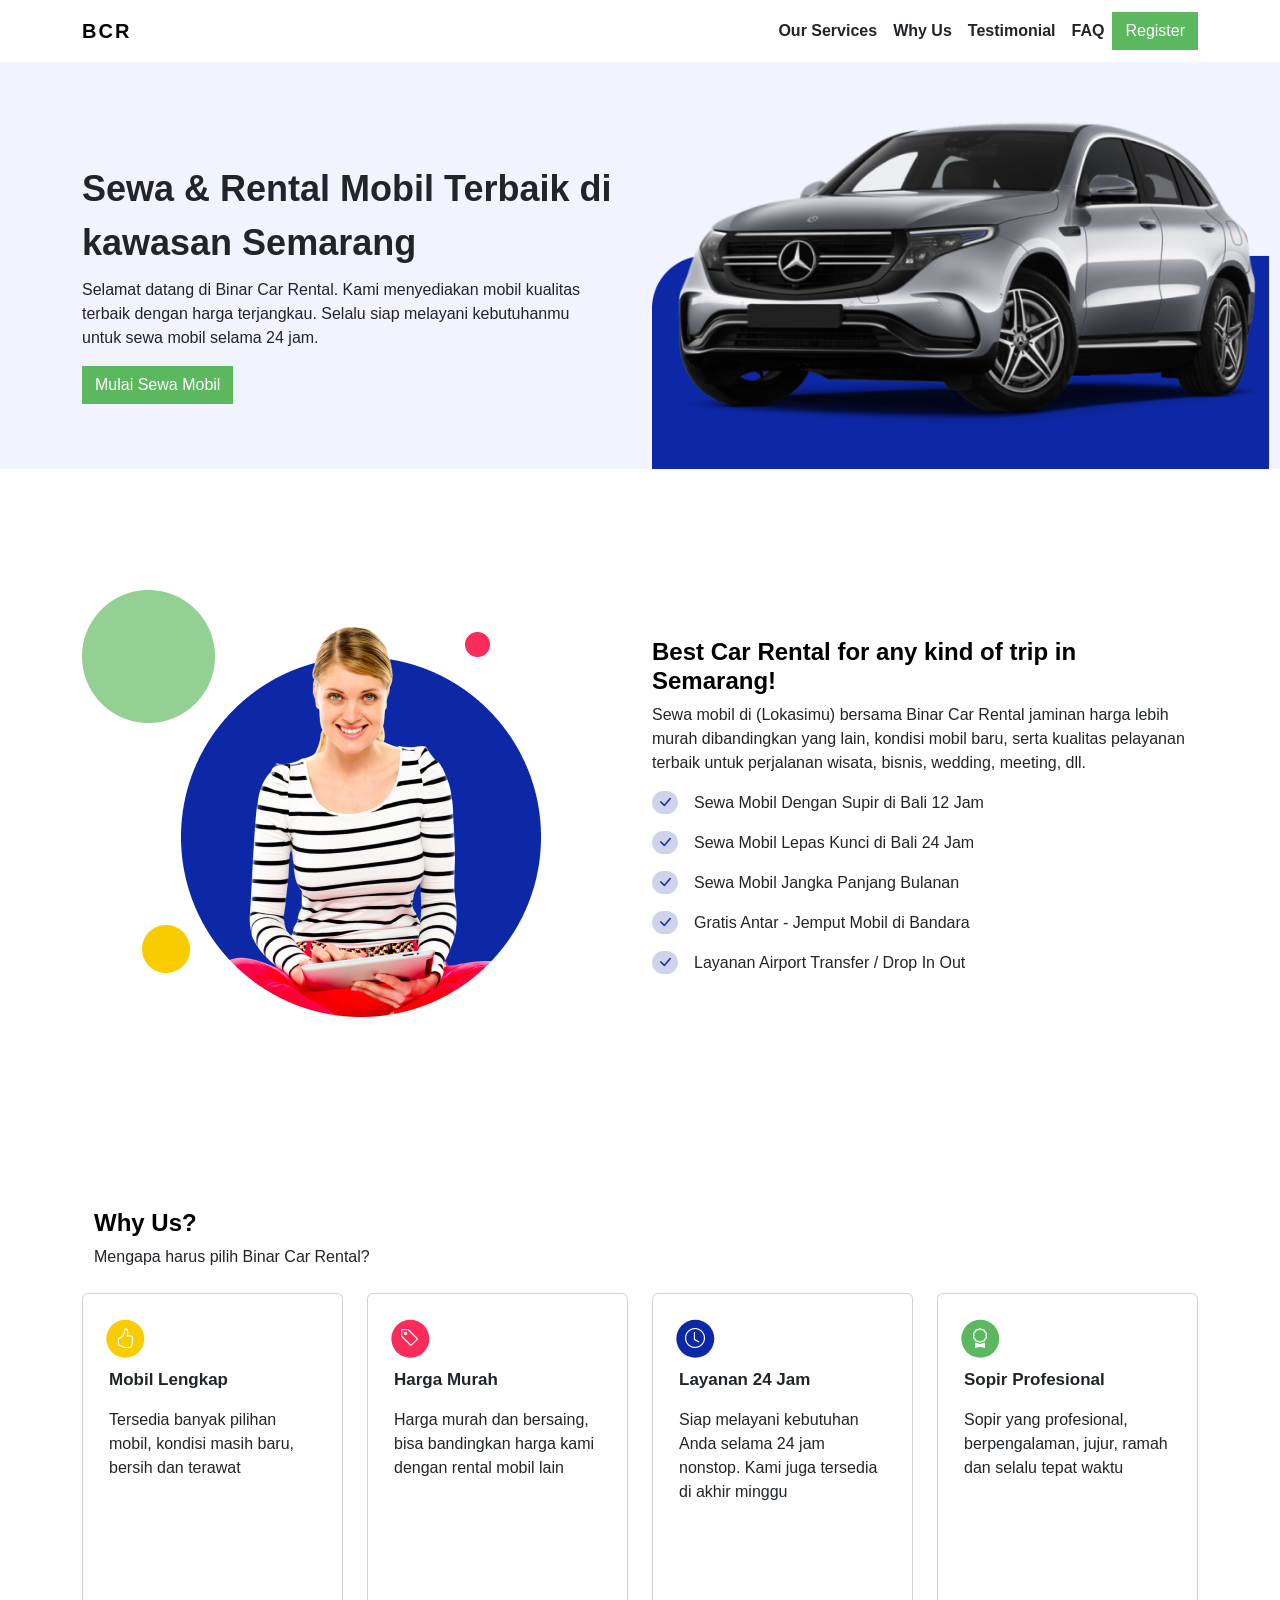
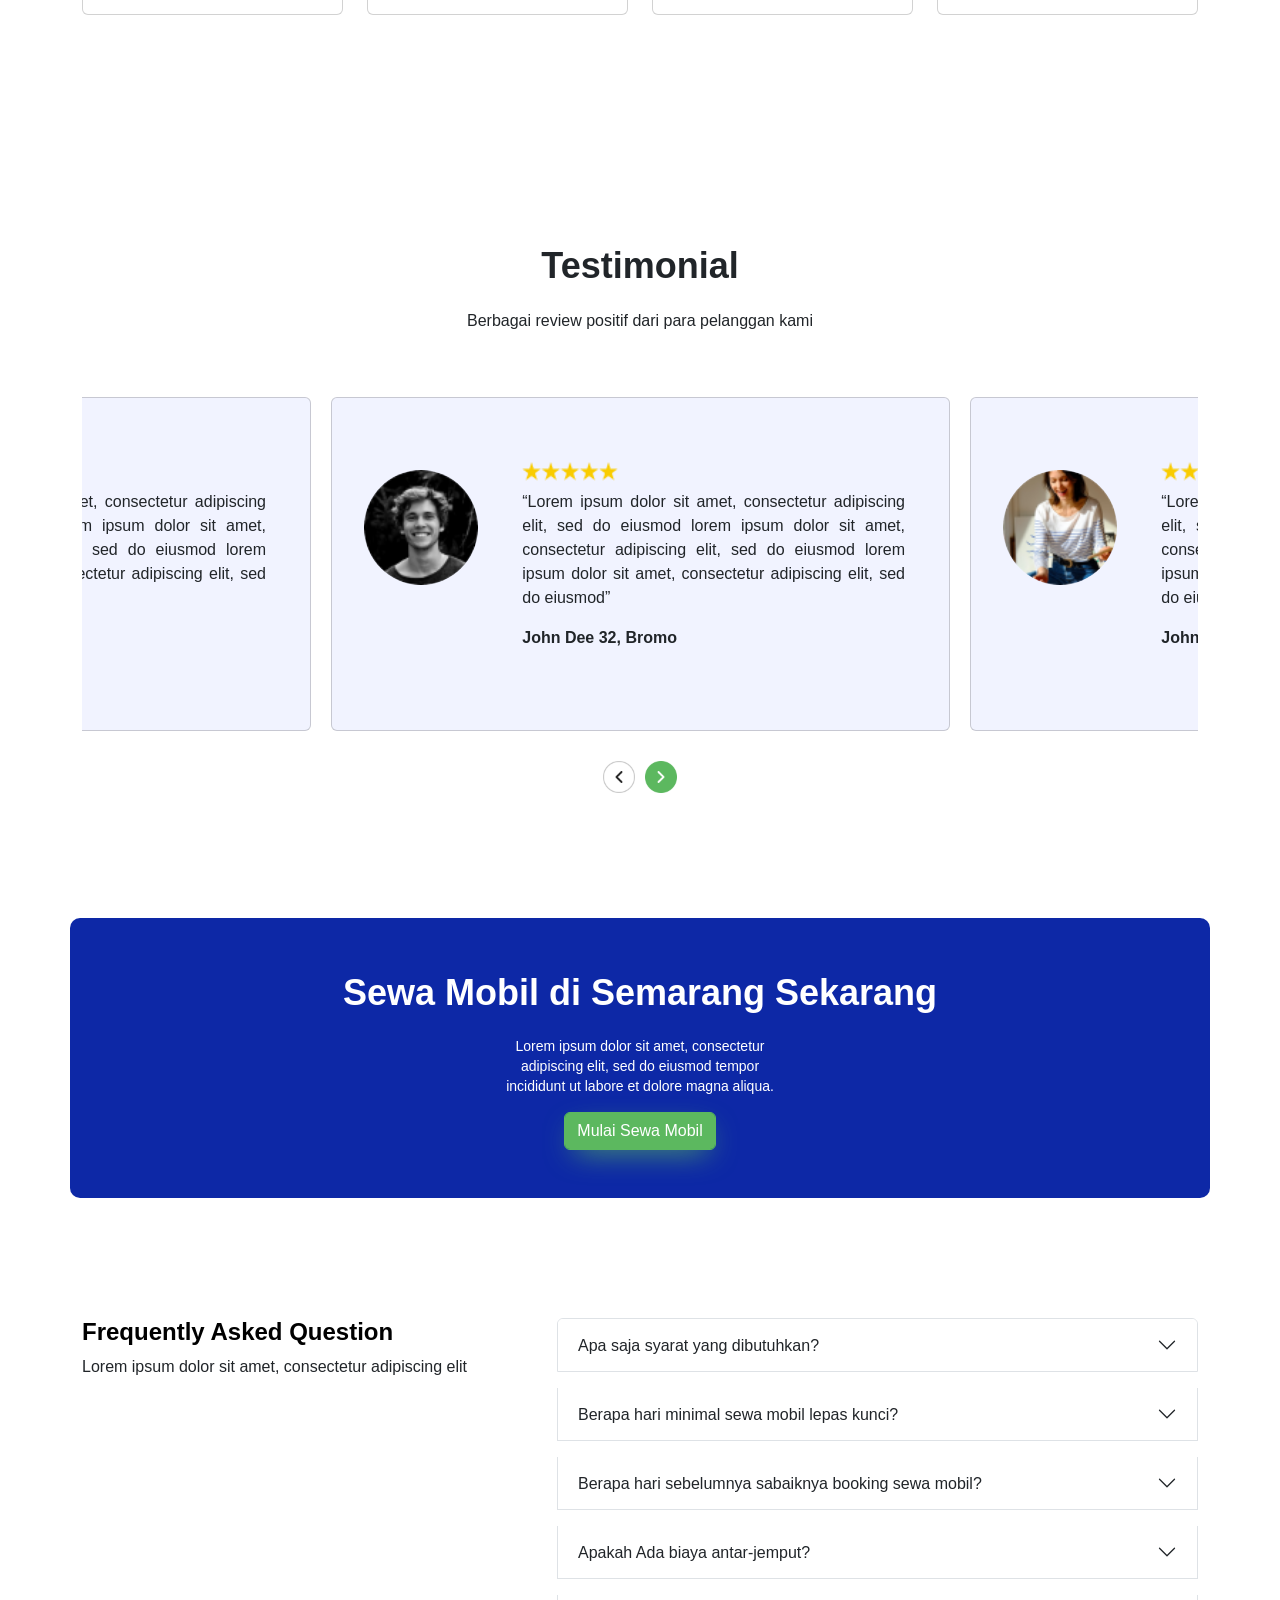
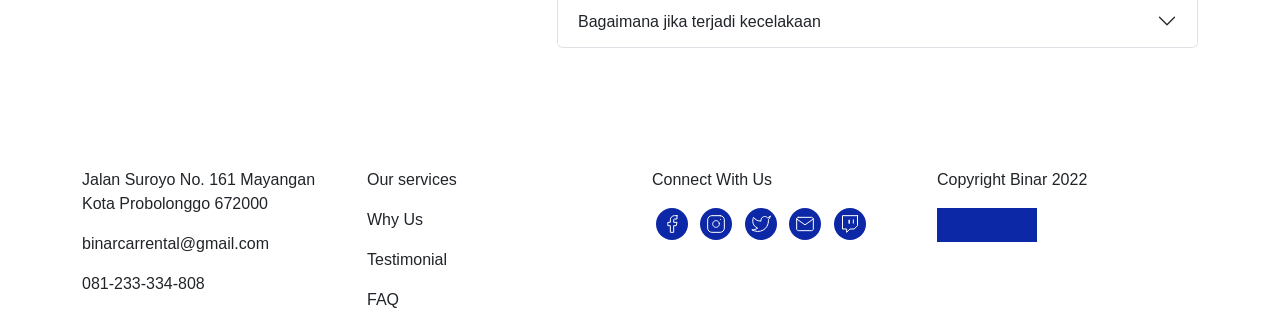
<file: index.html>
<!DOCTYPE html>
<html lang="en">

<head>
  <meta charset="UTF-8">
  <meta http-equiv="X-UA-Compatible" content="IE=edge">
  <meta name="viewport" content="width=device-width, initial-scale=1.0">
  <title>Binar Car Rental</title>
  <!-- CSS File -->
  <link rel="stylesheet" href="./style.css" />
  <!-- Caraousel Tools -->
  <link rel="stylesheet" href="asset/tools/OwlCarousel2-2.3.4/dist/assets/owl.carousel.css">
  <link rel="stylesheet" href="asset/tools/OwlCarousel2-2.3.4/dist/assets/owl.theme.default.css">
  <!-- Bootstrap Link -->
  <link rel="stylesheet" href="https://cdn.jsdelivr.net/npm/bootstrap-icons@1.9.1/font/bootstrap-icons.css" />
  <link href="https://cdn.jsdelivr.net/npm/bootstrap@5.3.0-alpha1/dist/css/bootstrap.min.css" rel="stylesheet"
    integrity="sha384-GLhlTQ8iRABdZLl6O3oVMWSktQOp6b7In1Zl3/Jr59b6EGGoI1aFkw7cmDA6j6gD" crossorigin="anonymous">
  <link href="https://cdn.jsdelivr.net/npm/bootstrap@5.3.0-alpha1/dist/css/bootstrap.min.css" rel="stylesheet"
    integrity="sha384-GLhlTQ8iRABdZLl6O3oVMWSktQOp6b7In1Zl3/Jr59b6EGGoI1aFkw7cmDA6j6gD" crossorigin="anonymous">
  <script src="https://cdn.jsdelivr.net/npm/bootstrap@5.3.0-alpha1/dist/js/bootstrap.bundle.min.js"
    integrity="sha384-w76AqPfDkMBDXo30jS1Sgez6pr3x5MlQ1ZAGC+nuZB+EYdgRZgiwxhTBTkF7CXvN"
    crossorigin="anonymous"></script>
</head>

<style>
  h1 {
    font-weight: 700;
    font-size: 36px;
    line-height: 150%;
  }

  h2 {
    font-weight: 700;
    font-size: 24px;
    color: #000000;
  }

  h3 {
    font-weight: 700;
    font-size: 16px;
  }
</style>

<body>

  <!-- Bagian Navbar start -->
  <nav class="navbar navbar-expand-lg bg-transparent" style="font-weight: 600;">
    <div class="container-md">
      <a class="navbar-brand" href="#">BCR</a>
      <button class="navbar-toggler d-lg-none" type="button" data-bs-toggle="offcanvas"
        data-bs-target="#offcanvasRight" aria-controls="offcanvasNavbar">
        <span class="navbar-toggler-icon"></span>
      </button>
      <div class="offcanvas offcanvas-end" tabindex="-1" id="offcanvasRight" aria-labelledby="offcanvasNavbarLabel">
        <div class="offcanvas-header">
          <h3 class="my-auto">BCR</h3>
          <button type="button" class="btn-close" data-bs-dismiss="offcanvas" data-bs-target="#offcanvasNavbar"
            aria-label="Close"></button>
        </div>
        <div class="offcanvas-body justify-content-end">
          <ul class="navbar-nav justify-content-md-end flex-lg-grow-1 align-items-sm-center">
            <li class="nav-item">
              <a href="#our-services" class="nav-link text-dark">Our Services</a>
            </li>
            <li class="nav-item">
              <a href="#why-us" class="nav-link text-dark">Why Us</a>
            </li>
            <li class="nav-item">
              <a href="#testimonial" class="nav-link text-dark">Testimonial</a>
            </li>
            <li class="nav-item">
              <a href="#faq" class="nav-link text-dark">FAQ</a>
            </li>
            <li class="nav-item">
              <a class="btn btn-register mx-11 my-1" href="#">Register</a>
            </li>
          </ul>
        </div>
      </div>
    </div>
  </nav>
  <!-- Bagian Navbar End -->

  <!-- Bagian Main Start -->
  <section style="background-color: #f1f3ff" id="main">
    <div class="container">
      <div class="row">
        <div class="col-lg-6" style="padding-top: 100px;">
          <h1 class="fw-bold">Sewa & Rental Mobil Terbaik di kawasan Semarang</h1>
          <p style="padding-right: 20px;">
            Selamat datang di Binar Car Rental. Kami menyediakan mobil kualitas terbaik dengan harga terjangkau. Selalu
            siap melayani kebutuhanmu untuk sewa mobil selama 24 jam.
          </p>
          <a class="btn btn-utama" href="#">Mulai Sewa Mobil</a>

        </div>
        <div class="col-lg-6" style="padding-top: 50px;">
          <img class="img" width="113%" src="asset/img/carimg.png" alt="">
        </div>
      </div>
    </div>
  </section>
  <!-- Bagian Main End -->

  <!-- Bagian Service Start -->
  <section id="our-services">
    <div class="container">
      <div class="row d-flex justify-content-center">
        <div class="col-lg-6 col-md-12">
          <img src="asset/img/img_service.png" alt="services" class="mb-4 img-fluid" />
        </div>
        <div class="col-md-6 d-flex justify-content-center align-items-start flex-column my-5">
          <h2>Best Car Rental for any kind of trip in Semarang!</h3>
            <p>Sewa mobil di (Lokasimu) bersama Binar Car Rental jaminan harga lebih murah dibandingkan yang
              lain, kondisi mobil baru, serta kualitas pelayanan terbaik untuk perjalanan wisata, bisnis,
              wedding, meeting, dll.
            </p>
            <div class="custom-list">
              <p class="custom-text pe-2"><i class="bi bi-check-lg me-3"></i>Sewa Mobil Dengan Supir di Bali
                12 Jam
              </p>
              <p class="custom-text-2 pe-2"><i class="bi bi-check-lg me-3"></i>Sewa Mobil Lepas Kunci di Bali
                24
                Jam</p>
              <p class="custom-text pe-2"><i class="bi bi-check-lg me-3"></i>Sewa Mobil Jangka Panjang Bulanan
              </p>
              <p class="custom-text pe-2"><i class="bi bi-check-lg me-3"></i>Gratis Antar - Jemput Mobil di
                Bandara</p>
              <p class="custom-text pe-2"><i class="bi bi-check-lg me-3"></i>Layanan Airport Transfer / Drop
                In Out</p>
            </div>
        </div>
      </div>
    </div>
  </section>
  <!-- Bagian Service End -->

  <!-- Bagian Why-us Start -->
  <section class="why-us py-5" id="why-us" class="bg-white" style="width: 100%">
    <div class="container">
      <div class="container-fluid text-center">
        <h2 class="text-lg-start">Why Us?</h2>
        <p class="text-lg-start">Mengapa harus pilih Binar Car Rental?</p>
      </div>
      <div class="row">
        <div class="col-12 col-sm-6 col-md-3 my-2">
          <div class="card">
            <div class="card-body yellow">
              <i class="bi bi-hand-thumbs-up"></i>
              <p>Mobil Lengkap</p>
              <p>Tersedia banyak pilihan mobil, kondisi masih baru, bersih dan terawat
              </p>
            </div>
          </div>
        </div>
        <div class="col-12 col-sm-6 col-md-3 my-2">
          <div class="card">
            <div class="card-body red">
              <i class="bi bi-tag"></i>
              <p>Harga Murah</p>
              <p>Harga murah dan bersaing, bisa bandingkan harga kami dengan rental mobil lain</p>
            </div>
          </div>
        </div>
        <div class="col-12 col-sm-6 col-md-3 my-2">
          <div class="card">
            <div class="card-body blue">
              <i class="bi bi-clock"></i>
              <p>Layanan 24 Jam</p>
              <p>Siap melayani kebutuhan Anda selama 24 jam nonstop. Kami juga tersedia di akhir minggu
              </p>
            </div>
          </div>
        </div>
        <div class="col-12 col-sm-6 col-md-3 my-2">
          <div class="card">
            <div class="card-body green">
              <i class="bi bi-award"></i>
              <p>Sopir Profesional</p>
              <p>Sopir yang profesional, berpengalaman, jujur, ramah dan selalu tepat waktu</p>
            </div>
          </div>
        </div>
      </div>
    </div>
  </section>
  <!-- Bagian Why-us End -->

  <!-- Bagian Testimoni Start -->
  <section class="carousel" id="testimonial">
    <div class="container">
      <div class="row">
        <div class="col-lg-12 text-center my-5">
          <h1 class="fw-bold">Testimonial</h1>
          <p class="mt-3">Berbagai review positif dari para pelanggan kami</p>
        </div>
      </div>
      <div class="owl-carousel owl-theme">
        <div class="item">
          <div class="card mb-3">
            <div class=" row py-5 px-2 mx-2 ">
              <div class="col-lg-3 text-lg-center px-3 ">
                <br>
                <img src="asset/img/img_photo.png " class="img-fluid rounded-circle" width="80px " alt="... "
                  style=" margin-left: auto; margin-right: auto; ">
              </div>
              <div class="col-lg-9 text-center text-md-center">
                <div class="card-body ">
                  <img src="asset/img/Rate.png " alt=" " class="w-25 mb-3 mb-lg-2">
                  <p class="card-text ">“Lorem ipsum dolor sit amet, consectetur adipiscing elit, sed do eiusmod lorem
                    ipsum dolor sit amet, consectetur adipiscing elit, sed do eiusmod lorem ipsum dolor sit amet,
                    consectetur adipiscing elit, sed do eiusmod”</p>
                  <p class="fw-bold ">John Dee 32, Bromo</p>
                </div>
              </div>
            </div>
          </div>
        </div>
        <div class="item">
          <div class="card mb-3">
            <div class=" row py-5 px-2 mx-2 ">
              <div class="col-lg-3 text-lg-center px-3 ">
                <br>
                <img src="asset/img/img_photo_2.png " class="img-fluid rounded-circle " width="80px " alt="... "
                  style=" margin-left: auto; margin-right: auto; ">
              </div>
              <div class="col-lg-9 text-md-center text-md-center">
                <div class="card-body ">
                  <img src="asset/img/Rate.png " alt=" " class="w-25 mb-3 mb-lg-2 ">
                  <p class="card-text ">“Lorem ipsum dolor sit amet, consectetur adipiscing elit, sed do eiusmod lorem
                    ipsum dolor sit amet, consectetur adipiscing elit, sed do eiusmod lorem ipsum dolor sit amet,
                    consectetur adipiscing elit, sed do eiusmod”</p>
                  <p class="fw-bold ">John Dee 32, Bromo</p>
                </div>
              </div>
            </div>
          </div>
        </div>
        <div class="item">
          <div class="card mb-3">
            <div class=" row py-5 px-2 mx-2 ">
              <div class="col-lg-3 text-lg-center px-3 ">
                <br>
                <img src="asset/img/img_photo.png " class="img-fluid rounded-circle " width="80px " alt="... "
                  style=" margin-left: auto; margin-right: auto; ">
              </div>
              <div class="col-lg-9 text-md-center text-md-center">
                <div class="card-body ">
                  <img src="asset/img/Rate.png " alt=" " class="w-25 mb-3 mb-lg-2 ">
                  <p class="card-text ">“Lorem ipsum dolor sit amet, consectetur adipiscing elit, sed do eiusmod lorem
                    ipsum dolor sit amet, consectetur adipiscing elit, sed do eiusmod lorem ipsum dolor sit amet,
                    consectetur adipiscing elit, sed do eiusmod”</p>
                  <p class="fw-bold ">John Dee 32, Bromo</p>
                </div>
              </div>
            </div>
          </div>
        </div>
        <div class="item">
          <div class="card mb-3">
            <div class=" row py-5 px-2 mx-2 ">
              <div class="col-lg-3 text-lg-center px-3 ">
                <br>
                <img src="asset/img/img_photo.png " class="img-fluid rounded-circle " width="80px " alt="... "
                  style=" margin-left: auto; margin-right: auto; ">
              </div>
              <div class="col-lg-9 text-md-center text-md-center">
                <div class="card-body ">
                  <img src="asset/img/Rate.png " alt=" " class="w-25 mb-3 mb-lg-2 ">
                  <p class="card-text ">“Lorem ipsum dolor sit amet, consectetur adipiscing elit, sed do eiusmod lorem
                    ipsum dolor sit amet, consectetur adipiscing elit, sed do eiusmod lorem ipsum dolor sit amet,
                    consectetur adipiscing elit, sed do eiusmod”</p>
                  <p class="fw-bold ">John Dee 32, Bromo</p>
                </div>
              </div>
            </div>
          </div>
        </div>
      </div>
    </div>
  </section>
  <!-- Bagian Testimoni End -->

  <!-- Bagian Get Start -->
  <section class="get">
    <div class="container">
      <div class="row">
        <div class="col-lg-12 text-lg-center text-center py-5">
          <h1 class="text-white fw-bold">Sewa Mobil di Semarang Sekarang</h1>
          <p class="text-white pt-2">Lorem ipsum dolor sit amet, consectetur adipiscing elit, sed do eiusmod tempor
            incididunt ut labore et dolore magna aliqua. </p>
          <a class="btn btn-success" href="#">Mulai Sewa Mobil</a>
        </div>
      </div>
    </div>
  </section>
  <!-- Bagian Get End -->

  <!-- Bagian FAQ Start -->
  <section class="faq" id="faq">
    <div class="container">
      <div class="row">
        <div class="col-lg-5 title-faq">
          <h2 class="fw-bold">Frequently Asked Question</h2>
          <p>Lorem ipsum dolor sit amet, consectetur adipiscing elit</p>
        </div>
        <div class="col-lg-7">
          <div class="accordion" id="accordionExample">
            <div class="accordion-item">
              <h2 class="accordion-header" id="headingOne">
                <button class="accordion-button collapsed" type="button" data-bs-toggle="collapse"
                  data-bs-target="#collapseOne" aria-expanded="false" aria-controls="collapseOne">
                  Apa saja syarat yang dibutuhkan?
                </button>
              </h2>
              <div id="collapseOne" class="accordion-collapse collapse" aria-labelledby="headingOne"
                data-bs-parent="#accordionExample">
                <div class="accordion-body">
                  <strong>This is the first item's accordion body.</strong> It is shown by default, until the collapse
                  plugin adds the appropriate classes that we use to style each element. These classes control the
                  overall appearance,
                  as well as the showing and hiding via CSS transitions. You can modify any of this with custom CSS or
                  overriding our default variables. It's also worth noting that just about any HTML can go within the
                  <code>.accordion-body</code>,
                  though the transition does limit overflow.
                </div>
              </div>
            </div>
            <div class="accordion-item mt-3">
              <h2 class="accordion-header" id="headingTwo">
                <button class="accordion-button collapsed" type="button" data-bs-toggle="collapse"
                  data-bs-target="#collapseTwo" aria-expanded="false" aria-controls="collapseTwo">
                  Berapa hari minimal sewa mobil lepas kunci?
                </button>
              </h2>
              <div id="collapseTwo" class="accordion-collapse collapse" aria-labelledby="headingTwo"
                data-bs-parent="#accordionExample">
                <div class="accordion-body">
                  <strong>This is the second item's accordion body.</strong> It is hidden by default, until the collapse
                  plugin adds the appropriate classes that we use to style each element. These classes control the
                  overall appearance,
                  as well as the showing and hiding via CSS transitions. You can modify any of this with custom CSS or
                  overriding our default variables. It's also worth noting that just about any HTML can go within the
                  <code>.accordion-body</code>,
                  though the transition does limit overflow.
                </div>
              </div>
            </div>
            <div class="accordion-item mt-3">
              <h2 class="accordion-header" id="headingThree">
                <button class="accordion-button collapsed" type="button" data-bs-toggle="collapse"
                  data-bs-target="#collapseThree" aria-expanded="false" aria-controls="collapseThree">
                  Berapa hari sebelumnya sabaiknya booking sewa mobil?
                </button>
              </h2>
              <div id="collapseThree" class="accordion-collapse collapse" aria-labelledby="headingThree"
                data-bs-parent="#accordionExample">
                <div class="accordion-body">
                  <strong>This is the third item's accordion body.</strong> It is hidden by default, until the collapse
                  plugin adds the appropriate classes that we use to style each element. These classes control the
                  overall appearance,
                  as well as the showing and hiding via CSS transitions. You can modify any of this with custom CSS or
                  overriding our default variables. It's also worth noting that just about any HTML can go within the
                  <code>.accordion-body</code>,
                  though the transition does limit overflow.
                </div>
              </div>
            </div>
            <div class="accordion-item mt-3">
              <h2 class="accordion-header" id="headingThree">
                <button class="accordion-button collapsed" type="button" data-bs-toggle="collapse"
                  data-bs-target="#collapseFour" aria-expanded="false" aria-controls="collapseFour">
                  Apakah Ada biaya antar-jemput?
                </button>
              </h2>
              <div id="collapseFour" class="accordion-collapse collapse" aria-labelledby="headingFour"
                data-bs-parent="#accordionExample">
                <div class="accordion-body">
                  <strong>This is the third item's accordion body.</strong> It is hidden by default, until the collapse
                  plugin adds the appropriate classes that we use to style each element. These classes control the
                  overall appearance,
                  as well as the showing and hiding via CSS transitions. You can modify any of this with custom CSS or
                  overriding our default variables. It's also worth noting that just about any HTML can go within the
                  <code>.accordion-body</code>,
                  though the transition does limit overflow.
                </div>
              </div>
            </div>
            <div class="accordion-item mt-3">
              <h2 class="accordion-header" id="headingFive">
                <button class="accordion-button collapsed" type="button" data-bs-toggle="collapse"
                  data-bs-target="#collapseFive" aria-expanded="false" aria-controls="collapseFive">
                  Bagaimana jika terjadi kecelakaan
                </button>
              </h2>
              <div id="collapseFive" class="accordion-collapse collapse" aria-labelledby="headingFive"
                data-bs-parent="#accordionExample">
                <div class="accordion-body">
                  <strong>This is the third item's accordion body.</strong> It is hidden by default, until the collapse
                  plugin adds the appropriate classes that we use to style each element. These classes control the
                  overall appearance,
                  as well as the showing and hiding via CSS transitions. You can modify any of this with custom CSS or
                  overriding our default variables. It's also worth noting that just about any HTML can go within the
                  <code>.accordion-body</code>,
                  though the transition does limit overflow.
                </div>
              </div>
            </div>
          </div>
        </div>
      </div>
    </div>
  </section>
  <!-- Bagian FAQ End -->

<!-- Bagian Footer Start -->
  <footer>
    <div class="container">
      <div class="row">
        <div class="col-md-3 mx-auto">
          <p class="fw-light">
            Jalan Suroyo No. 161 Mayangan Kota Probolonggo 672000
          </p>
          <p class="fw-light">
            binarcarrental@gmail.com
          </p class="fw-light">
          <p>081-233-334-808</p>
        </div>
        <div class="col-md-3 mx-auto">
          <p>Our services</p>
          <p>Why Us</p>
          <p>Testimonial</p>
          <p>FAQ</p>
        </div>
        <div class="col-md-3 mx-auto">
          <p class="fw-light">Connect With Us</p>
          <p>
            <img class="mx-1" src="asset/img/icon_facebook.svg" alt="">
            <img class="mx-1" src="asset/img/icon_instagram.svg" alt="">
            <img class="mx-1" src="asset/img/icon_twitter.svg" alt="">
            <img class="mx-1" src="asset/img/icon_mail.svg" alt="">
            <img class="mx-1" src="asset/img/icon_twitch.svg" alt="">
          </p>
        </div>
        <div class="col-md-3 mx-auto">
          <p>Copyright Binar 2022</p>
          <img src="asset/img/logo.png" alt="" width="100px">
        </div>
      </div>
    </div>
  </footer>
  <!-- Bagian Footer End -->


</body>
<!-- Caraousel Javascript Start -->
<script src="https://ajax.googleapis.com/ajax/libs/jquery/1.11.1/jquery.min.js"></script>
<script src="asset/tools/OwlCarousel2-2.3.4/dist/owl.carousel.js "></script>
<script>
  $(' .owl-carousel ').owlCarousel({
    loop: true,
    margin: 20,
    autoWidth: true,
    autoHeight: true,
    nav: true,
    center: true,
    dots: false,
    navText: ["<img width='32px' src='asset/img/Leftbutton.png'>", "<img  width='32px' src='asset/img/Rightbutton.png'>"],
    responsiveClass: true,
    responsive: {
      0: {
        items: 1,
        nav: true,
        loop: true,
        autoWidth: true,
        autoHeight: true,
      },
      600: {
        items: 1,
        nav: true,
        loop: true,
        autoWidth: true,
        autoHeight: true,

      }
    }

  })
  $('.owl-carousel1').owlCarousel({
    loop: true,
    margin: 10,
    responsiveClass: true,
    responsive: {
      0: {
        items: 1,
        nav: true
      },
      600: {
        items: 3,
        nav: false
      },
      1000: {
        items: 5,
        nav: true,
        loop: false
      }
    }
  })
</script>
<!-- Caraousel Javascript End -->

</html>
</file>
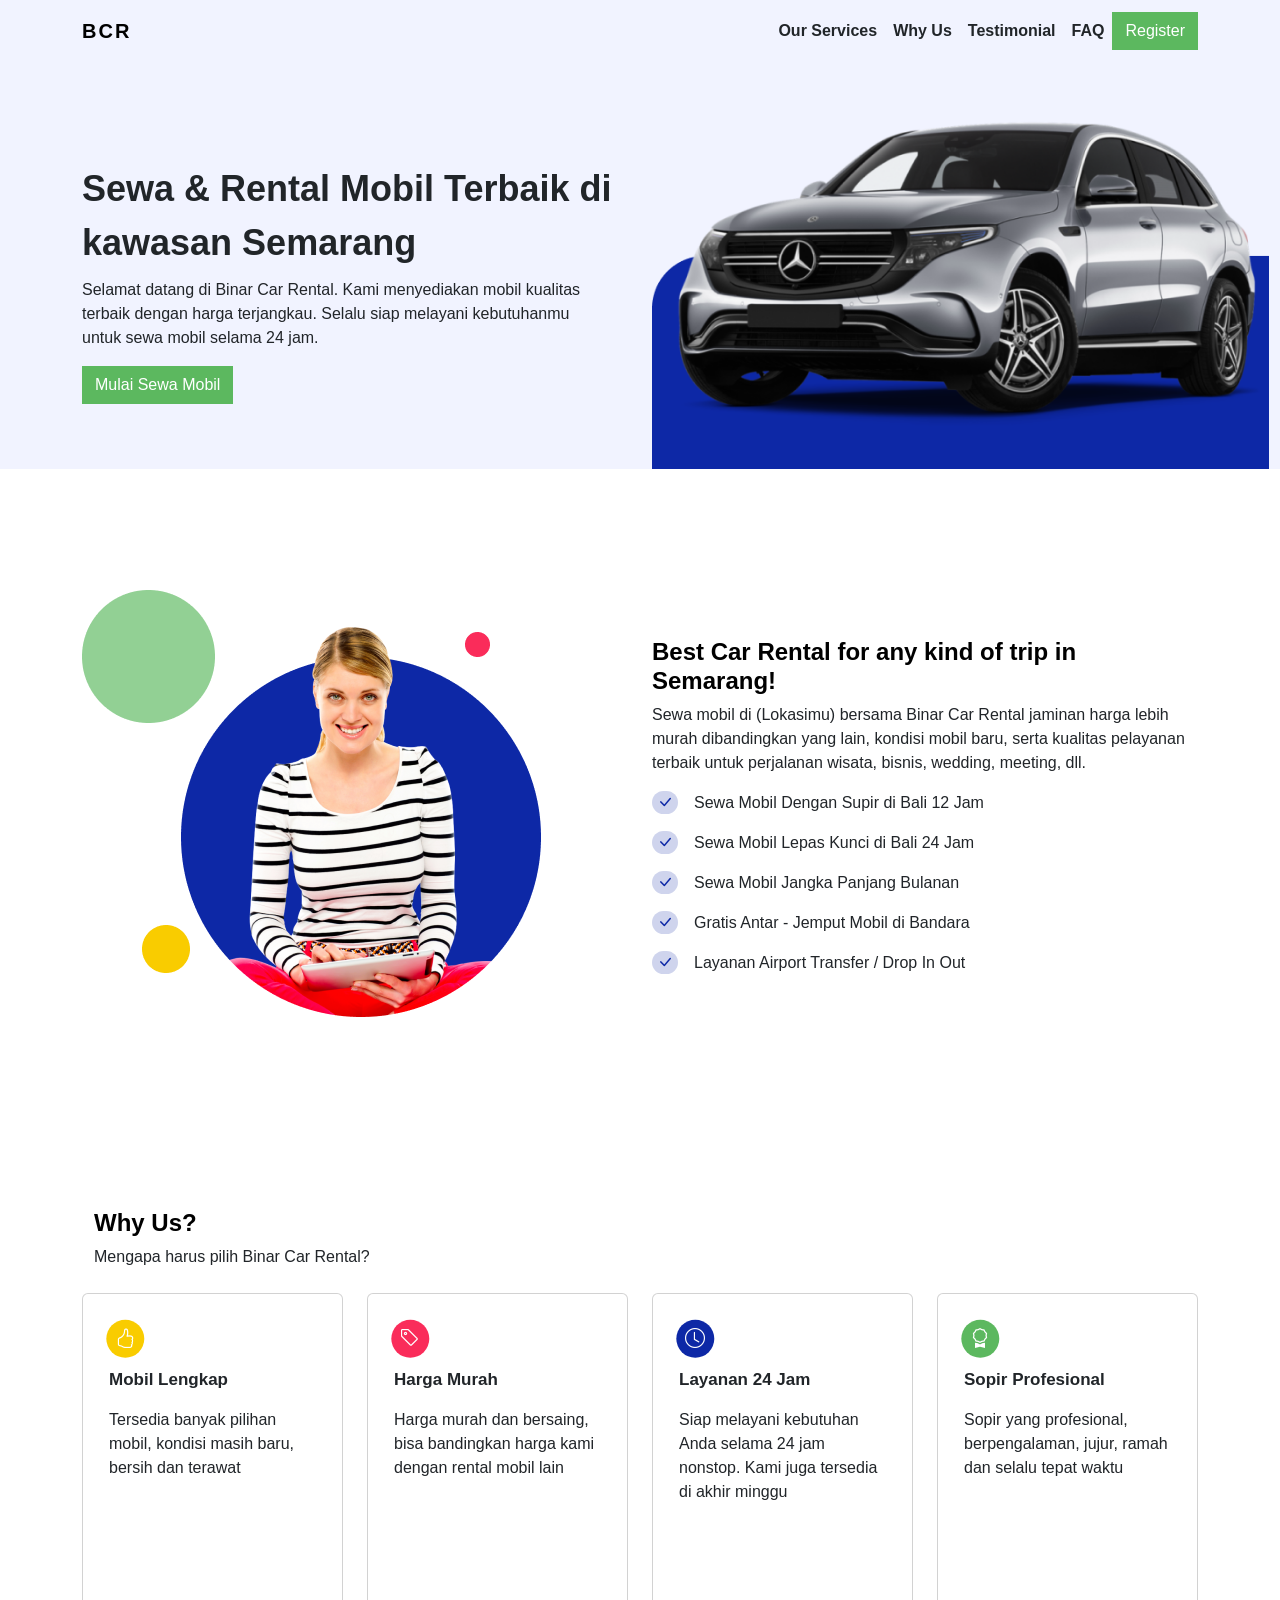
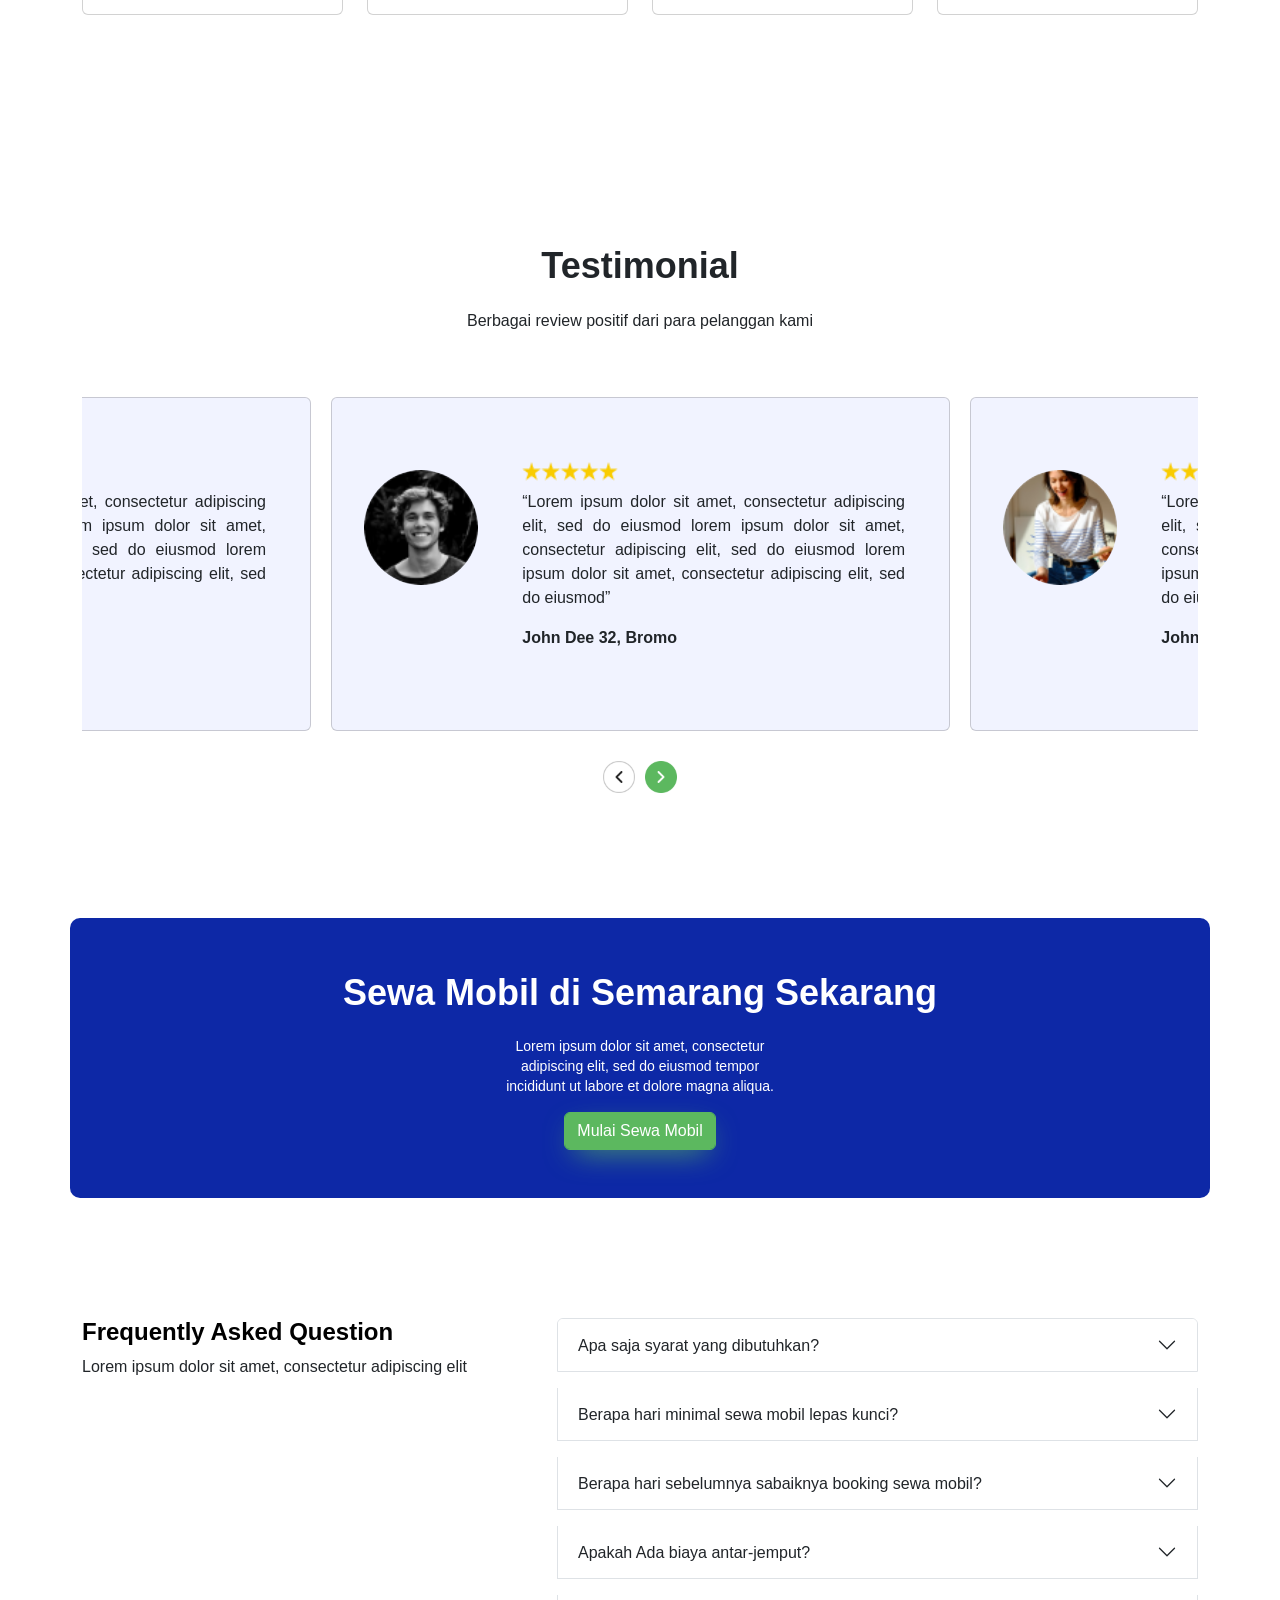
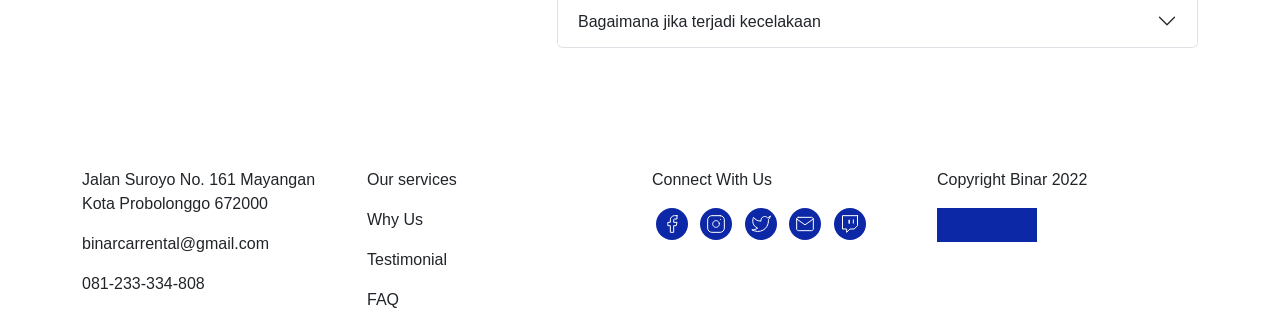
<file: public/index.html>
<!DOCTYPE html>
<html lang="en">

<head>
  <meta charset="UTF-8">
  <meta http-equiv="X-UA-Compatible" content="IE=edge">
  <meta name="viewport" content="width=device-width, initial-scale=1.0">
  <title>Binar Car Rental</title>
  <!-- CSS File -->
  <link rel="stylesheet" href="css/style.css" />
  <!-- Caraousel Tools -->
  <link rel="stylesheet" href="asset/tools/OwlCarousel2-2.3.4/dist/assets/owl.carousel.css">
  <link rel="stylesheet" href="asset/tools/OwlCarousel2-2.3.4/dist/assets/owl.theme.default.css">
  <!-- Bootstrap Link -->
  <link rel="stylesheet" href="https://cdn.jsdelivr.net/npm/bootstrap-icons@1.9.1/font/bootstrap-icons.css" />
  <link href="https://cdn.jsdelivr.net/npm/bootstrap@5.3.0-alpha1/dist/css/bootstrap.min.css" rel="stylesheet"
    integrity="sha384-GLhlTQ8iRABdZLl6O3oVMWSktQOp6b7In1Zl3/Jr59b6EGGoI1aFkw7cmDA6j6gD" crossorigin="anonymous">
  <link href="https://cdn.jsdelivr.net/npm/bootstrap@5.3.0-alpha1/dist/css/bootstrap.min.css" rel="stylesheet"
    integrity="sha384-GLhlTQ8iRABdZLl6O3oVMWSktQOp6b7In1Zl3/Jr59b6EGGoI1aFkw7cmDA6j6gD" crossorigin="anonymous">
  <script src="https://cdn.jsdelivr.net/npm/bootstrap@5.3.0-alpha1/dist/js/bootstrap.bundle.min.js"
    integrity="sha384-w76AqPfDkMBDXo30jS1Sgez6pr3x5MlQ1ZAGC+nuZB+EYdgRZgiwxhTBTkF7CXvN"
    crossorigin="anonymous"></script>
</head>

<style>
  h1 {
    font-weight: 700;
    font-size: 36px;
    line-height: 150%;
  }

  h2 {
    font-weight: 700;
    font-size: 24px;
    color: #000000;
  }

  h3 {
    font-weight: 700;
    font-size: 16px;
  }
</style>

<body>

  <!-- Bagian Navbar start -->
  <nav class="navbar navbar-expand-lg" style="font-weight: 600;">
    <div class="container-md">
      <a class="navbar-brand" href="#">BCR</a>
      <button class="navbar-toggler d-lg-none" type="button" data-bs-toggle="offcanvas"
        data-bs-target="#offcanvasRight" aria-controls="offcanvasNavbar">
        <span class="navbar-toggler-icon"></span>
      </button>
      <div class="offcanvas offcanvas-end" tabindex="-1" id="offcanvasRight" aria-labelledby="offcanvasNavbarLabel">
        <div class="offcanvas-header">
          <h3 class="my-auto">BCR</h3>
          <button type="button" class="btn-close" data-bs-dismiss="offcanvas" data-bs-target="#offcanvasNavbar"
            aria-label="Close"></button>
        </div>
        <div class="offcanvas-body justify-content-end">
          <ul class="navbar-nav justify-content-md-end flex-lg-grow-1 align-items-sm-center">
            <li class="nav-item">
              <a href="#our-services" class="nav-link text-dark">Our Services</a>
            </li>
            <li class="nav-item">
              <a href="#why-us" class="nav-link text-dark">Why Us</a>
            </li>
            <li class="nav-item">
              <a href="#testimonial" class="nav-link text-dark">Testimonial</a>
            </li>
            <li class="nav-item">
              <a href="#faq" class="nav-link text-dark">FAQ</a>
            </li>
            <li class="nav-item">
              <a class="btn btn-register mx-11 my-1" href="#">Register</a>
            </li>
          </ul>
        </div>
      </div>
    </div>
  </nav>
  <!-- Bagian Navbar End -->

  <!-- Bagian Main Start -->
  <section style="background-color: #f1f3ff" id="main">
    <div class="container">
      <div class="row">
        <div class="col-lg-6" style="padding-top: 100px;">
          <h1 class="fw-bold">Sewa & Rental Mobil Terbaik di kawasan Semarang</h1>
          <p style="padding-right: 20px;">
            Selamat datang di Binar Car Rental. Kami menyediakan mobil kualitas terbaik dengan harga terjangkau. Selalu
            siap melayani kebutuhanmu untuk sewa mobil selama 24 jam.
          </p>
          <a class="btn btn-utama" href="findcar.html">Mulai Sewa Mobil</a>

        </div>
        <div class="col-lg-6" style="padding-top: 50px;">
          <img class="img" width="113%" src="asset/img/carimg.png" alt="">
        </div>
      </div>
    </div>
  </section>
  <!-- Bagian Main End -->

  <!-- Bagian Service Start -->
  <section id="our-services">
    <div class="container">
      <div class="row d-flex justify-content-center">
        <div class="col-lg-6 col-md-12">
          <img src="asset/img/img_service.png" alt="services" class="mb-4 img-fluid" />
        </div>
        <div class="col-md-6 d-flex justify-content-center align-items-start flex-column my-5">
          <h2>Best Car Rental for any kind of trip in Semarang!</h3>
            <p>Sewa mobil di (Lokasimu) bersama Binar Car Rental jaminan harga lebih murah dibandingkan yang
              lain, kondisi mobil baru, serta kualitas pelayanan terbaik untuk perjalanan wisata, bisnis,
              wedding, meeting, dll.
            </p>
            <div class="custom-list">
              <p class="custom-text pe-2"><i class="bi bi-check-lg me-3"></i>Sewa Mobil Dengan Supir di Bali
                12 Jam
              </p>
              <p class="custom-text-2 pe-2"><i class="bi bi-check-lg me-3"></i>Sewa Mobil Lepas Kunci di Bali
                24
                Jam</p>
              <p class="custom-text pe-2"><i class="bi bi-check-lg me-3"></i>Sewa Mobil Jangka Panjang Bulanan
              </p>
              <p class="custom-text pe-2"><i class="bi bi-check-lg me-3"></i>Gratis Antar - Jemput Mobil di
                Bandara</p>
              <p class="custom-text pe-2"><i class="bi bi-check-lg me-3"></i>Layanan Airport Transfer / Drop
                In Out</p>
            </div>
        </div>
      </div>
    </div>
  </section>
  <!-- Bagian Service End -->

  <!-- Bagian Why-us Start -->
  <section class="why-us py-5" id="why-us" class="bg-white" style="width: 100%">
    <div class="container">
      <div class="container-fluid text-center">
        <h2 class="text-lg-start">Why Us?</h2>
        <p class="text-lg-start">Mengapa harus pilih Binar Car Rental?</p>
      </div>
      <div class="row">
        <div class="col-12 col-sm-6 col-md-3 my-2">
          <div class="card">
            <div class="card-body yellow">
              <i class="bi bi-hand-thumbs-up"></i>
              <p>Mobil Lengkap</p>
              <p>Tersedia banyak pilihan mobil, kondisi masih baru, bersih dan terawat
              </p>
            </div>
          </div>
        </div>
        <div class="col-12 col-sm-6 col-md-3 my-2">
          <div class="card">
            <div class="card-body red">
              <i class="bi bi-tag"></i>
              <p>Harga Murah</p>
              <p>Harga murah dan bersaing, bisa bandingkan harga kami dengan rental mobil lain</p>
            </div>
          </div>
        </div>
        <div class="col-12 col-sm-6 col-md-3 my-2">
          <div class="card">
            <div class="card-body blue">
              <i class="bi bi-clock"></i>
              <p>Layanan 24 Jam</p>
              <p>Siap melayani kebutuhan Anda selama 24 jam nonstop. Kami juga tersedia di akhir minggu
              </p>
            </div>
          </div>
        </div>
        <div class="col-12 col-sm-6 col-md-3 my-2">
          <div class="card">
            <div class="card-body green">
              <i class="bi bi-award"></i>
              <p>Sopir Profesional</p>
              <p>Sopir yang profesional, berpengalaman, jujur, ramah dan selalu tepat waktu</p>
            </div>
          </div>
        </div>
      </div>
    </div>
  </section>
  <!-- Bagian Why-us End -->

  <!-- Bagian Testimoni Start -->
  <section class="carousel" id="testimonial">
    <div class="container">
      <div class="row">
        <div class="col-lg-12 text-center my-5">
          <h1 class="fw-bold">Testimonial</h1>
          <p class="mt-3">Berbagai review positif dari para pelanggan kami</p>
        </div>
      </div>
      <div class="owl-carousel owl-theme">
        <div class="item">
          <div class="card mb-3">
            <div class=" row py-5 px-2 mx-2 ">
              <div class="col-lg-3 text-lg-center px-3 ">
                <br>
                <img src="asset/img/img_photo.png " class="img-fluid rounded-circle" width="80px " alt="... "
                  style=" margin-left: auto; margin-right: auto; ">
              </div>
              <div class="col-lg-9 text-center text-md-center">
                <div class="card-body ">
                  <img src="asset/img/Rate.png " alt=" " class="w-25 mb-3 mb-lg-2">
                  <p class="card-text ">“Lorem ipsum dolor sit amet, consectetur adipiscing elit, sed do eiusmod lorem
                    ipsum dolor sit amet, consectetur adipiscing elit, sed do eiusmod lorem ipsum dolor sit amet,
                    consectetur adipiscing elit, sed do eiusmod”</p>
                  <p class="fw-bold ">John Dee 32, Bromo</p>
                </div>
              </div>
            </div>
          </div>
        </div>
        <div class="item">
          <div class="card mb-3">
            <div class=" row py-5 px-2 mx-2 ">
              <div class="col-lg-3 text-lg-center px-3 ">
                <br>
                <img src="asset/img/img_photo_2.png " class="img-fluid rounded-circle " width="80px " alt="... "
                  style=" margin-left: auto; margin-right: auto; ">
              </div>
              <div class="col-lg-9 text-md-center text-md-center">
                <div class="card-body ">
                  <img src="asset/img/Rate.png " alt=" " class="w-25 mb-3 mb-lg-2 ">
                  <p class="card-text ">“Lorem ipsum dolor sit amet, consectetur adipiscing elit, sed do eiusmod lorem
                    ipsum dolor sit amet, consectetur adipiscing elit, sed do eiusmod lorem ipsum dolor sit amet,
                    consectetur adipiscing elit, sed do eiusmod”</p>
                  <p class="fw-bold ">John Dee 32, Bromo</p>
                </div>
              </div>
            </div>
          </div>
        </div>
        <div class="item">
          <div class="card mb-3">
            <div class=" row py-5 px-2 mx-2 ">
              <div class="col-lg-3 text-lg-center px-3 ">
                <br>
                <img src="asset/img/img_photo.png " class="img-fluid rounded-circle " width="80px " alt="... "
                  style=" margin-left: auto; margin-right: auto; ">
              </div>
              <div class="col-lg-9 text-md-center text-md-center">
                <div class="card-body ">
                  <img src="asset/img/Rate.png " alt=" " class="w-25 mb-3 mb-lg-2 ">
                  <p class="card-text ">“Lorem ipsum dolor sit amet, consectetur adipiscing elit, sed do eiusmod lorem
                    ipsum dolor sit amet, consectetur adipiscing elit, sed do eiusmod lorem ipsum dolor sit amet,
                    consectetur adipiscing elit, sed do eiusmod”</p>
                  <p class="fw-bold ">John Dee 32, Bromo</p>
                </div>
              </div>
            </div>
          </div>
        </div>
        <div class="item">
          <div class="card mb-3">
            <div class=" row py-5 px-2 mx-2 ">
              <div class="col-lg-3 text-lg-center px-3 ">
                <br>
                <img src="asset/img/img_photo.png " class="img-fluid rounded-circle " width="80px " alt="... "
                  style=" margin-left: auto; margin-right: auto; ">
              </div>
              <div class="col-lg-9 text-md-center text-md-center">
                <div class="card-body ">
                  <img src="asset/img/Rate.png " alt=" " class="w-25 mb-3 mb-lg-2 ">
                  <p class="card-text ">“Lorem ipsum dolor sit amet, consectetur adipiscing elit, sed do eiusmod lorem
                    ipsum dolor sit amet, consectetur adipiscing elit, sed do eiusmod lorem ipsum dolor sit amet,
                    consectetur adipiscing elit, sed do eiusmod”</p>
                  <p class="fw-bold ">John Dee 32, Bromo</p>
                </div>
              </div>
            </div>
          </div>
        </div>
      </div>
    </div>
  </section>
  <!-- Bagian Testimoni End -->

  <!-- Bagian Get Start -->
  <section class="get">
    <div class="container">
      <div class="row">
        <div class="col-lg-12 text-lg-center text-center py-5">
          <h1 class="text-white fw-bold">Sewa Mobil di Semarang Sekarang</h1>
          <p class="text-white pt-2">Lorem ipsum dolor sit amet, consectetur adipiscing elit, sed do eiusmod tempor
            incididunt ut labore et dolore magna aliqua. </p>
          <a class="btn btn-success" href="#">Mulai Sewa Mobil</a>
        </div>
      </div>
    </div>
  </section>
  <!-- Bagian Get End -->

  <!-- Bagian FAQ Start -->
  <section class="faq" id="faq">
    <div class="container">
      <div class="row">
        <div class="col-lg-5 title-faq">
          <h2 class="fw-bold">Frequently Asked Question</h2>
          <p>Lorem ipsum dolor sit amet, consectetur adipiscing elit</p>
        </div>
        <div class="col-lg-7">
          <div class="accordion" id="accordionExample">
            <div class="accordion-item">
              <h2 class="accordion-header" id="headingOne">
                <button class="accordion-button collapsed" type="button" data-bs-toggle="collapse"
                  data-bs-target="#collapseOne" aria-expanded="false" aria-controls="collapseOne">
                  Apa saja syarat yang dibutuhkan?
                </button>
              </h2>
              <div id="collapseOne" class="accordion-collapse collapse" aria-labelledby="headingOne"
                data-bs-parent="#accordionExample">
                <div class="accordion-body">
                  <strong>This is the first item's accordion body.</strong> It is shown by default, until the collapse
                  plugin adds the appropriate classes that we use to style each element. These classes control the
                  overall appearance,
                  as well as the showing and hiding via CSS transitions. You can modify any of this with custom CSS or
                  overriding our default variables. It's also worth noting that just about any HTML can go within the
                  <code>.accordion-body</code>,
                  though the transition does limit overflow.
                </div>
              </div>
            </div>
            <div class="accordion-item mt-3">
              <h2 class="accordion-header" id="headingTwo">
                <button class="accordion-button collapsed" type="button" data-bs-toggle="collapse"
                  data-bs-target="#collapseTwo" aria-expanded="false" aria-controls="collapseTwo">
                  Berapa hari minimal sewa mobil lepas kunci?
                </button>
              </h2>
              <div id="collapseTwo" class="accordion-collapse collapse" aria-labelledby="headingTwo"
                data-bs-parent="#accordionExample">
                <div class="accordion-body">
                  <strong>This is the second item's accordion body.</strong> It is hidden by default, until the collapse
                  plugin adds the appropriate classes that we use to style each element. These classes control the
                  overall appearance,
                  as well as the showing and hiding via CSS transitions. You can modify any of this with custom CSS or
                  overriding our default variables. It's also worth noting that just about any HTML can go within the
                  <code>.accordion-body</code>,
                  though the transition does limit overflow.
                </div>
              </div>
            </div>
            <div class="accordion-item mt-3">
              <h2 class="accordion-header" id="headingThree">
                <button class="accordion-button collapsed" type="button" data-bs-toggle="collapse"
                  data-bs-target="#collapseThree" aria-expanded="false" aria-controls="collapseThree">
                  Berapa hari sebelumnya sabaiknya booking sewa mobil?
                </button>
              </h2>
              <div id="collapseThree" class="accordion-collapse collapse" aria-labelledby="headingThree"
                data-bs-parent="#accordionExample">
                <div class="accordion-body">
                  <strong>This is the third item's accordion body.</strong> It is hidden by default, until the collapse
                  plugin adds the appropriate classes that we use to style each element. These classes control the
                  overall appearance,
                  as well as the showing and hiding via CSS transitions. You can modify any of this with custom CSS or
                  overriding our default variables. It's also worth noting that just about any HTML can go within the
                  <code>.accordion-body</code>,
                  though the transition does limit overflow.
                </div>
              </div>
            </div>
            <div class="accordion-item mt-3">
              <h2 class="accordion-header" id="headingThree">
                <button class="accordion-button collapsed" type="button" data-bs-toggle="collapse"
                  data-bs-target="#collapseFour" aria-expanded="false" aria-controls="collapseFour">
                  Apakah Ada biaya antar-jemput?
                </button>
              </h2>
              <div id="collapseFour" class="accordion-collapse collapse" aria-labelledby="headingFour"
                data-bs-parent="#accordionExample">
                <div class="accordion-body">
                  <strong>This is the third item's accordion body.</strong> It is hidden by default, until the collapse
                  plugin adds the appropriate classes that we use to style each element. These classes control the
                  overall appearance,
                  as well as the showing and hiding via CSS transitions. You can modify any of this with custom CSS or
                  overriding our default variables. It's also worth noting that just about any HTML can go within the
                  <code>.accordion-body</code>,
                  though the transition does limit overflow.
                </div>
              </div>
            </div>
            <div class="accordion-item mt-3">
              <h2 class="accordion-header" id="headingFive">
                <button class="accordion-button collapsed" type="button" data-bs-toggle="collapse"
                  data-bs-target="#collapseFive" aria-expanded="false" aria-controls="collapseFive">
                  Bagaimana jika terjadi kecelakaan
                </button>
              </h2>
              <div id="collapseFive" class="accordion-collapse collapse" aria-labelledby="headingFive"
                data-bs-parent="#accordionExample">
                <div class="accordion-body">
                  <strong>This is the third item's accordion body.</strong> It is hidden by default, until the collapse
                  plugin adds the appropriate classes that we use to style each element. These classes control the
                  overall appearance,
                  as well as the showing and hiding via CSS transitions. You can modify any of this with custom CSS or
                  overriding our default variables. It's also worth noting that just about any HTML can go within the
                  <code>.accordion-body</code>,
                  though the transition does limit overflow.
                </div>
              </div>
            </div>
          </div>
        </div>
      </div>
    </div>
  </section>
  <!-- Bagian FAQ End -->

<!-- Bagian Footer Start -->
  <footer>
    <div class="container">
      <div class="row">
        <div class="col-md-3 mx-auto">
          <p class="fw-light">
            Jalan Suroyo No. 161 Mayangan Kota Probolonggo 672000
          </p>
          <p class="fw-light">
            binarcarrental@gmail.com
          </p class="fw-light">
          <p>081-233-334-808</p>
        </div>
        <div class="col-md-3 mx-auto">
          <p>Our services</p>
          <p>Why Us</p>
          <p>Testimonial</p>
          <p>FAQ</p>
        </div>
        <div class="col-md-3 mx-auto">
          <p class="fw-light">Connect With Us</p>
          <p>
            <img class="mx-1" src="asset/img/icon_facebook.svg" alt="">
            <img class="mx-1" src="asset/img/icon_instagram.svg" alt="">
            <img class="mx-1" src="asset/img/icon_twitter.svg" alt="">
            <img class="mx-1" src="asset/img/icon_mail.svg" alt="">
            <img class="mx-1" src="asset/img/icon_twitch.svg" alt="">
          </p>
        </div>
        <div class="col-md-3 mx-auto">
          <p>Copyright Binar 2022</p>
          <img src="asset/img/logo.png" alt="" width="100px">
        </div>
      </div>
    </div>
  </footer>
  <!-- Bagian Footer End -->


</body>
<!-- Caraousel Javascript Start -->
<script src="https://ajax.googleapis.com/ajax/libs/jquery/1.11.1/jquery.min.js"></script>
<script src="asset/tools/OwlCarousel2-2.3.4/dist/owl.carousel.js "></script>
<script>
  $(' .owl-carousel ').owlCarousel({
    loop: true,
    margin: 20,
    autoWidth: true,
    autoHeight: true,
    nav: true,
    center: true,
    dots: false,
    navText: ["<img width='32px' src='asset/img/Leftbutton.png'>", "<img  width='32px' src='asset/img/Rightbutton.png'>"],
    responsiveClass: true,
    responsive: {
      0: {
        items: 1,
        nav: true,
        loop: true,
        autoWidth: true,
        autoHeight: true,
      },
      600: {
        items: 1,
        nav: true,
        loop: true,
        autoWidth: true,
        autoHeight: true,

      }
    }

  })
  $('.owl-carousel1').owlCarousel({
    loop: true,
    margin: 10,
    responsiveClass: true,
    responsive: {
      0: {
        items: 1,
        nav: true
      },
      600: {
        items: 3,
        nav: false
      },
      1000: {
        items: 5,
        nav: true,
        loop: false
      }
    }
  })
</script>
<!-- Caraousel Javascript End -->

</html>
</file>
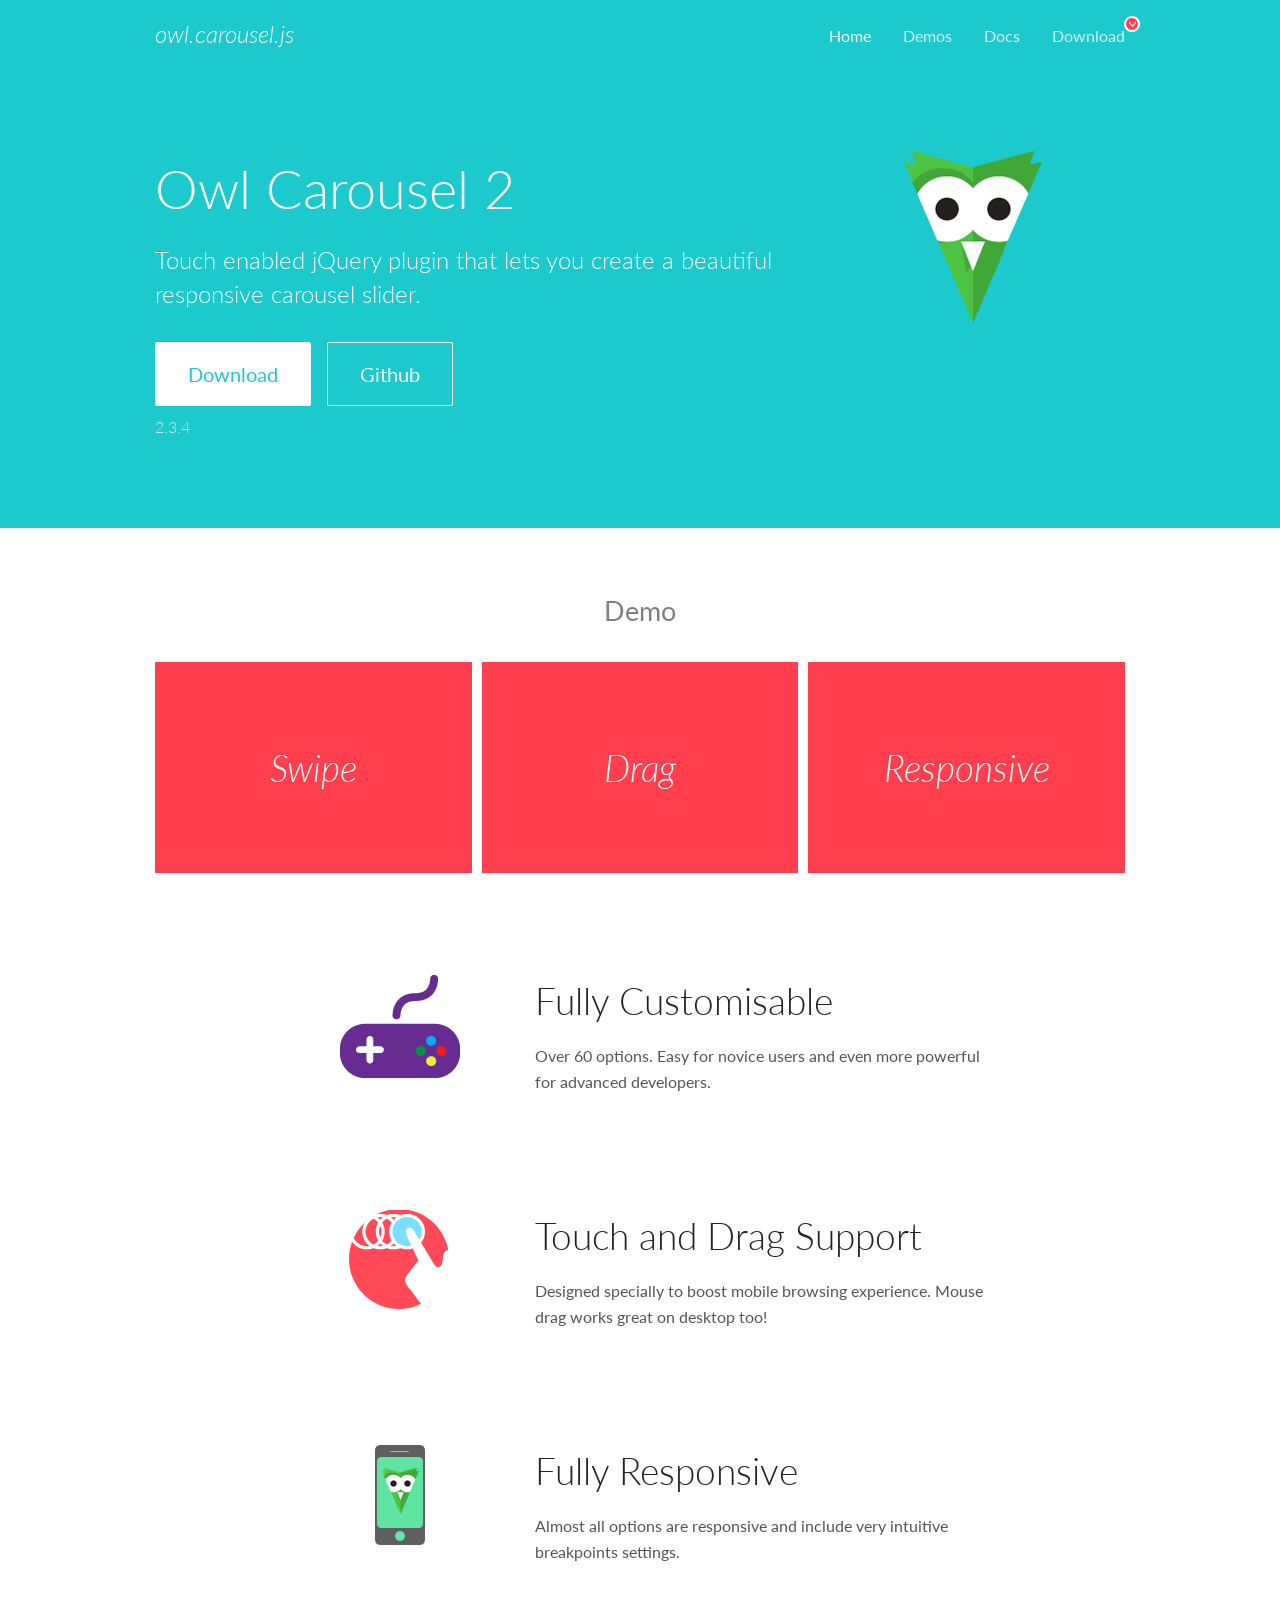
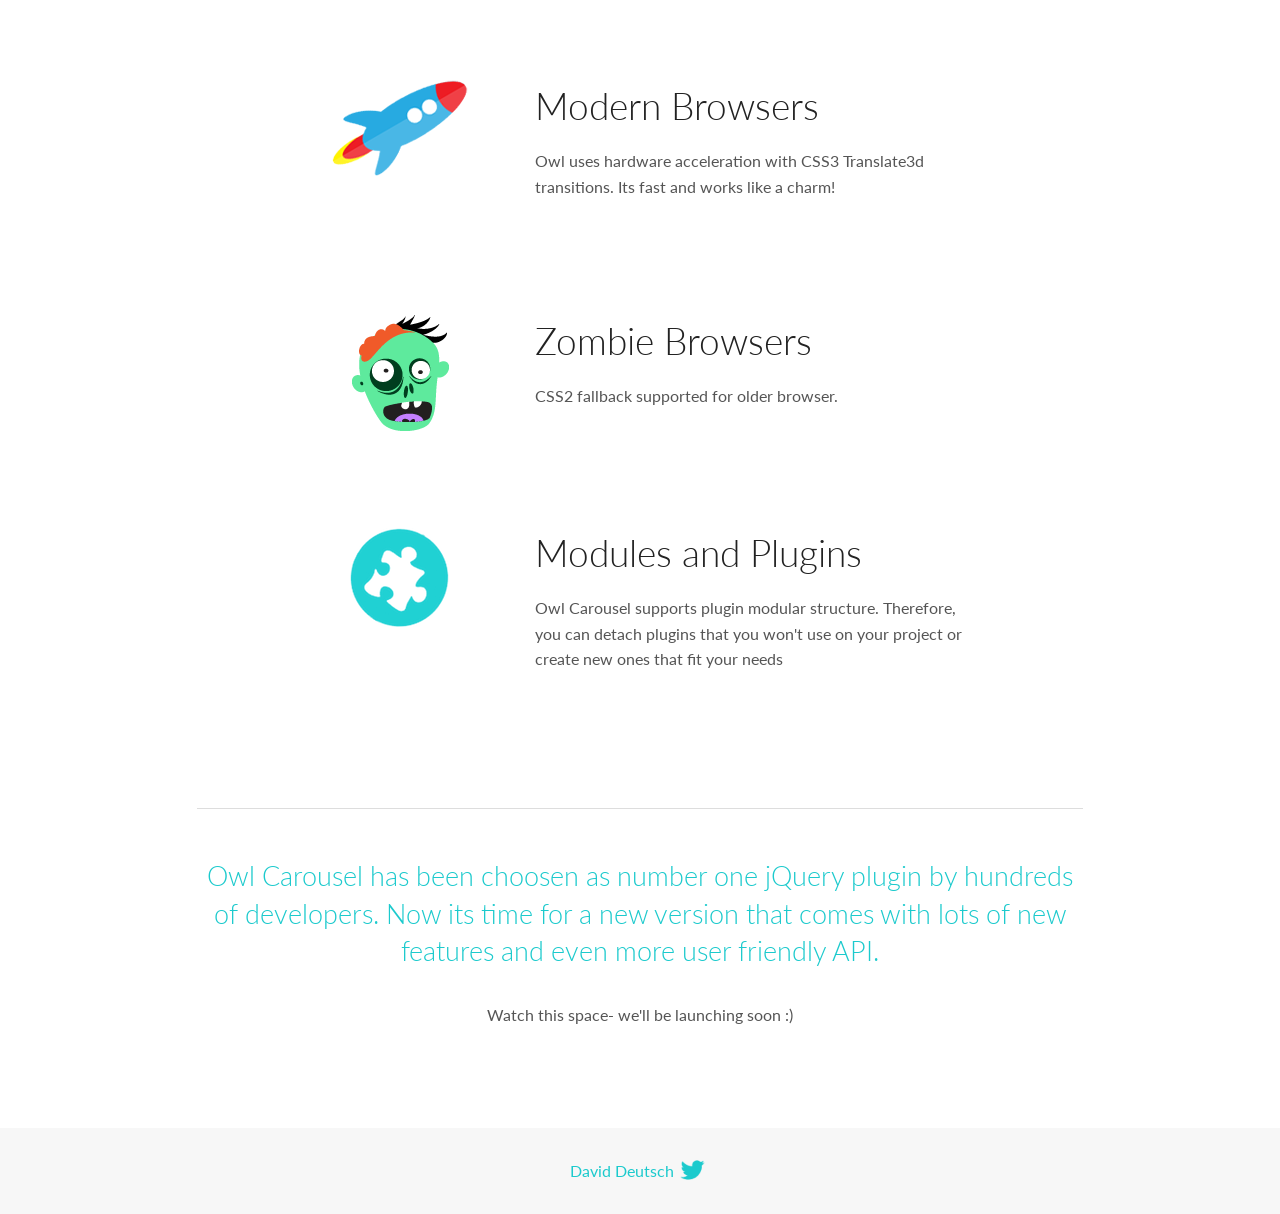
<file: asset/tools/OwlCarousel2-2.3.4/docs/index.html>
<!DOCTYPE html>
<html lang="en">
  <head>

    <!-- head -->
    <meta charset="utf-8">
    <meta name="msapplication-tap-highlight" content="no" />
    <meta name="viewport" content="width=device-width, initial-scale=1.0" />
    <meta name="description" content="Touch enabled jQuery plugin that lets you create beautiful responsive carousel slider.">
    <meta name="author" content="David Deutsch">
    <title>
      Home | Owl Carousel | 2.3.4
    </title>

    <!-- Stylesheets -->
    <link href='https://fonts.googleapis.com/css?family=Lato:300,400,700,400italic,300italic' rel='stylesheet' type='text/css'>
    <link rel="stylesheet" href="assets/css/docs.theme.min.css">

    <!-- Owl Stylesheets -->
    <link rel="stylesheet" href="assets/owlcarousel/assets/owl.carousel.min.css">
    <link rel="stylesheet" href="assets/owlcarousel/assets/owl.theme.default.min.css">

    <!-- HTML5 shim and Respond.js IE8 support of HTML5 elements and media queries -->

    <!--[if lt IE 9]>
      <script src="https://oss.maxcdn.com/libs/html5shiv/3.7.0/html5shiv.js"></script>
      <script src="https://oss.maxcdn.com/libs/respond.js/1.3.0/respond.min.js"></script>
    <![endif]-->

    <!-- Favicons -->
    <link rel="apple-touch-icon-precomposed" sizes="144x144" href="assets/ico/apple-touch-icon-144-precomposed.png">
    <link rel="shortcut icon" href="assets/ico/favicon.png">
    <link rel="shortcut icon" href="favicon.ico">

    <!-- Yeah i know js should not be in header. Its required for demos.-->

    <!-- javascript -->
    <script src="assets/vendors/jquery.min.js"></script>
    <script src="assets/owlcarousel/owl.carousel.js"></script>
  </head>
  <body>

    <!-- header -->
    <header class="header">
      <div class="row">
        <div class="large-12 columns">
          <div class="brand left">
            <h3>
              <a href="/OwlCarousel2/">owl.carousel.js</a> 
            </h3>
          </div>
          <a id="toggle-nav" class="right">
            <span></span> <span></span> <span></span> 
          </a> 
          <div class="nav-bar">
            <ul class="clearfix">
              <li class="active">
                <a href="/OwlCarousel2/index.html">Home</a> 
              </li>
              <li> <a href="/OwlCarousel2/demos/demos.html">Demos</a>  </li>
              <li> <a href="/OwlCarousel2/docs/started-welcome.html">Docs</a>  </li>
              <li>
                <a href="https://github.com/OwlCarousel2/OwlCarousel2/archive/2.3.4.zip">Download</a> 
                <span class="download"></span> 
              </li>
            </ul>
          </div>
        </div>
      </div>
    </header>

    <!-- home panel -->
    <section id="hero">
      <div class="row">
        <div class="large-8 medium-8 columns">
          <h1>Owl Carousel 2</h1>
          <h4>Touch enabled jQuery plugin that lets you create a beautiful responsive carousel slider.</h4>
          <a href="https://github.com/OwlCarousel2/OwlCarousel2/archive/2.3.4.zip" class="hero-button">Download</a> 
          <a href="https://github.com/OwlCarousel2/OwlCarousel2" class="hero-button outline">Github</a> 
          <p>2.3.4</p>
        </div>
        <div class="large-4 medium-4 columns">
          <img class="owl-logo" src="assets/img/owl-logo.png" alt="mr. Owl">
        </div>
      </div>
    </section>

    <!-- body -->
    <div class="home-demo">
      <div class="row">
        <div class="large-12 columns">
          <h3>Demo</h3>
          <div class="owl-carousel">
            <div class="item">
              <h2>Swipe</h2>
            </div>
            <div class="item">
              <h2>Drag</h2>
            </div>
            <div class="item">
              <h2>Responsive</h2>
            </div>
            <div class="item">
              <h2>CSS3</h2>
            </div>
            <div class="item">
              <h2>Fast</h2>
            </div>
            <div class="item">
              <h2>Easy</h2>
            </div>
            <div class="item">
              <h2>Free</h2>
            </div>
            <div class="item">
              <h2>Upgradable</h2>
            </div>
            <div class="item">
              <h2>Tons of options</h2>
            </div>
            <div class="item">
              <h2>Infinity</h2>
            </div>
            <div class="item">
              <h2>Auto Width</h2>
            </div>
          </div>
        </div>
      </div>
    </div>
    <script>
      var owl = $('.owl-carousel');
      owl.owlCarousel({
        margin: 10,
        loop: true,
        responsive: {
          0: {
            items: 1
          },
          600: {
            items: 2
          },
          1000: {
            items: 3
          }
        }
      })
    </script>

    <!-- features -->
    <div id="features">
      <div class="row">
        <div class="small-12 medium-9 small-centered columns">
          <section class="row feature">
            <div class="medium-4 small-12 columns">
              <img src="assets/img/feature-options.png" alt="">
            </div>
            <div class="medium-8 small-12 columns">
              <h2>Fully Customisable</h2>
              <p>Over 60 options. Easy for novice users and even more powerful for advanced developers.</p>
            </div>
          </section>
          <section class="row feature">
            <div class="medium-4 small-12 columns">
              <img src="assets/img/feature-drag.png" alt="">
            </div>
            <div class="medium-8 small-12 columns">
              <h2>Touch and Drag Support</h2>
              <p>Designed specially to boost mobile browsing experience. Mouse drag works great on desktop too!</p>
            </div>
          </section>
          <section class="row feature">
            <div class="medium-4 small-12 columns">
              <img src="assets/img/feature-responsive.png" alt="">
            </div>
            <div class="medium-8 small-12 columns">
              <h2>Fully Responsive</h2>
              <p>Almost all options are responsive and include very intuitive breakpoints settings.</p>
            </div>
          </section>
          <section class="row feature">
            <div class="medium-4 small-12 columns">
              <img src="assets/img/feature-modern.png" alt="">
            </div>
            <div class="medium-8 small-12 columns">
              <h2>Modern Browsers</h2>
              <p>Owl uses hardware acceleration with CSS3 Translate3d transitions. Its fast and works like a charm! </p>
            </div>
          </section>
          <section class="row feature">
            <div class="medium-4 small-12 columns">
              <img src="assets/img/feature-zombie.png" alt="">
            </div>
            <div class="medium-8 small-12 columns">
              <h2>Zombie Browsers</h2>
              <p>CSS2 fallback supported for older browser.</p>
            </div>
          </section>
          <section class="row feature">
            <div class="medium-4 small-12 columns">
              <img src="assets/img/feature-module.png" alt="">
            </div>
            <div class="medium-8 small-12 columns">
              <h2>Modules and Plugins</h2>
              <p>Owl Carousel supports plugin modular structure. Therefore, you can detach plugins that you won&#x27;t use on your project or create new ones that fit your needs</p>
            </div>
          </section>
        </div>
      </div>
    </div>

    <!-- footer -->
    <section id="teaser-text">
      <div class="row">
        <div class="small-12 medium-11 small-centered columns">
          <hr>
          <h3 id="owl-carousel-has-been-choosen-as-number-one-jquery-plugin-by-hundreds-of-developers-now-its-time-for-a-new-version-that-comes-with-lots-of-new-features-and-even-more-user-friendly-api-">Owl Carousel has been choosen as number one jQuery plugin by hundreds of developers. Now its time for a new version that comes with lots of new features and even more user friendly API.</h3>
          <p>Watch this space- we&#39;ll be launching soon :)</p>
        </div>
      </div>
    </section>

    <!-- footer -->
    <footer class="footer">
      <div class="row">
        <div class="large-12 columns">
          <h5>
            <a href="/OwlCarousel2/docs/support-contact.html">David Deutsch</a> 
            <a id="custom-tweet-button" href="https://twitter.com/share?url=https://github.com/OwlCarousel2/OwlCarousel2&text=Owl Carousel - This is so awesome! " target="_blank"></a> 
          </h5>
        </div>
      </div>
    </footer>

    <!-- vendors -->
    <script src="assets/vendors/highlight.js"></script>
    <script src="assets/js/app.js"></script>
  </body>
</html>
</file>
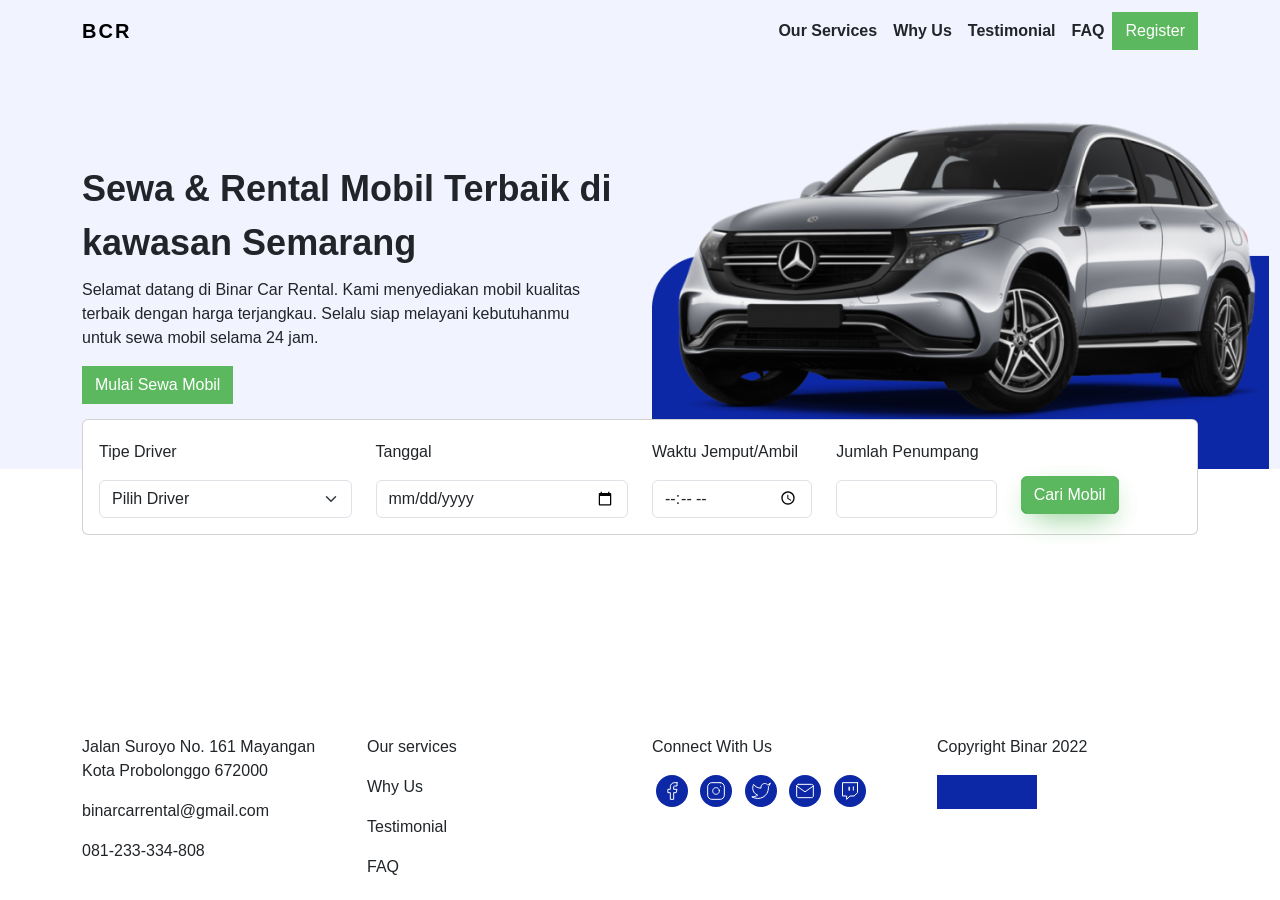
<file: public/findcar.html>
<!DOCTYPE html>
<html lang="en">

<head>
    <meta charset="UTF-8">
    <meta http-equiv="X-UA-Compatible" content="IE=edge">
    <meta name="viewport" content="width=device-width, initial-scale=1.0">
    <title>Binar Car Rental</title>
    <!-- CSS File -->
    <link rel="stylesheet" href="css/style.css" />
    <!-- Caraousel Tools -->
    <link rel="stylesheet" href="asset/tools/OwlCarousel2-2.3.4/dist/assets/owl.carousel.css">
    <link rel="stylesheet" href="asset/tools/OwlCarousel2-2.3.4/dist/assets/owl.theme.default.css">
    <!-- Bootstrap Link -->
    <link rel="stylesheet" href="https://cdn.jsdelivr.net/npm/bootstrap-icons@1.9.1/font/bootstrap-icons.css" />
    <link href="https://cdn.jsdelivr.net/npm/bootstrap@5.3.0-alpha1/dist/css/bootstrap.min.css" rel="stylesheet"
        integrity="sha384-GLhlTQ8iRABdZLl6O3oVMWSktQOp6b7In1Zl3/Jr59b6EGGoI1aFkw7cmDA6j6gD" crossorigin="anonymous">
    <link href="https://cdn.jsdelivr.net/npm/bootstrap@5.3.0-alpha1/dist/css/bootstrap.min.css" rel="stylesheet"
        integrity="sha384-GLhlTQ8iRABdZLl6O3oVMWSktQOp6b7In1Zl3/Jr59b6EGGoI1aFkw7cmDA6j6gD" crossorigin="anonymous">
    <script src="https://cdn.jsdelivr.net/npm/bootstrap@5.3.0-alpha1/dist/js/bootstrap.bundle.min.js"
        integrity="sha384-w76AqPfDkMBDXo30jS1Sgez6pr3x5MlQ1ZAGC+nuZB+EYdgRZgiwxhTBTkF7CXvN"
        crossorigin="anonymous"></script>
</head>

<style>
    h1 {
        font-weight: 700;
        font-size: 36px;
        line-height: 150%;
    }

    h2 {
        font-weight: 700;
        font-size: 24px;
        color: #000000;
    }

    h3 {
        font-weight: 700;
        font-size: 16px;
    }
</style>


<body>

    <!-- Bagian Navbar start -->
    <nav class="navbar navbar-expand-lg" style="font-weight: 600;">
        <div class="container-md">
            <a class="navbar-brand" href="index.html">BCR</a>
            <button class="navbar-toggler d-lg-none" type="button" data-bs-toggle="offcanvas"
                data-bs-target="#offcanvasRight" aria-controls="offcanvasNavbar">
                <span class="navbar-toggler-icon"></span>
            </button>
            <div class="offcanvas offcanvas-end" tabindex="-1" id="offcanvasRight"
                aria-labelledby="offcanvasNavbarLabel">
                <div class="offcanvas-header">
                    <h3 class="my-auto">BCR</h3>
                    <button type="button" class="btn-close" data-bs-dismiss="offcanvas"
                        data-bs-target="#offcanvasNavbar" aria-label="Close"></button>
                </div>
                <div class="offcanvas-body justify-content-end">
                    <ul class="navbar-nav justify-content-md-end flex-lg-grow-1 align-items-sm-center">
                        <li class="nav-item">
                            <a href="#our-services" class="nav-link text-dark">Our Services</a>
                        </li>
                        <li class="nav-item">
                            <a href="#why-us" class="nav-link text-dark">Why Us</a>
                        </li>
                        <li class="nav-item">
                            <a href="#testimonial" class="nav-link text-dark">Testimonial</a>
                        </li>
                        <li class="nav-item">
                            <a href="#faq" class="nav-link text-dark">FAQ</a>
                        </li>
                        <li class="nav-item">
                            <a class="btn btn-register mx-11 my-1" href="#">Register</a>
                        </li>
                    </ul>
                </div>
            </div>
        </div>
    </nav>
    <!-- Bagian Navbar End -->

    <!-- Bagian Main Start -->
    <section class="home1">
        <div class="container">
            <div class="row">
                <div class="col-lg-6" style="padding-top: 100px;">
                    <h1 class="fw-bold">Sewa & Rental Mobil Terbaik di kawasan Semarang</h1>
                    <p style="padding-right: 20px;">
                        Selamat datang di Binar Car Rental. Kami menyediakan mobil kualitas terbaik dengan harga
                        terjangkau. Selalu
                        siap melayani kebutuhanmu untuk sewa mobil selama 24 jam.
                    </p>
                    <a class="btn btn-utama" href="#">Mulai Sewa Mobil</a>

                </div>
                <div class="col-lg-6" style="padding-top: 50px;">
                    <img class="img" width="113%" src="asset/img/carimg.png" alt="">
                </div>
            </div>
        </div>
    </section>
    <!-- Bagian Main End -->

    <!-- Bagian Car Filter -->
    <div class="container-fluid filter-container" id="cari-mobil">
        <div class="container">
            <div class="card">
                <div class="card-body">
                    <form name="filter-form">
                        <div class="row">
                            <div class="col-md-3">
                                <p class=" pt-1">Tipe Driver</p>
                                <select id="driver" name="tipe-driver" class="form-select">
                                    <option value="">Pilih Driver</option>
                                    <option value="dengan-supir">Dengan Supir</option>
                                    <option value="lepas-kunci">Tanpa Sopir</option>
                                </select>
                            </div>
                            <div class="col-md-3">
                                <p class=" pt-1">Tanggal</p>
                                <input type="date" name="tanggal-sewa" id="date" class="form-control" required />
                            </div>
                            <div class="col-md-2">
                                <p class="pt-1">Waktu Jemput/Ambil</p>
                                <input type="time" name="waktu-jemput" id="time" class="form-control" required />
                            </div>
                            <div class="col-md-2">
                                <p class="pt-1">Jumlah Penumpang</p>
                                <input type="number" name="jumlah-penumpang" id="total-people" class="form-control"
                                    required />
                            </div>
                            <div class="col-md-2 ">
                                <p>&nbsp;</p>
                                <button class="btn my-auto btn-success" name="filter-button" id="filter-button">
                                    Cari Mobil
                                </button>
                                <button class="btn my-auto btn-success hide-btn" name="hidden-button"
                                    id="hidden-warning-button" hidden>
                                    Cari Mobil
                                </button>
                            </div>
                        </div>
                    </form>
                </div>
            </div>
        </div>
    </div>
    <!-- Bagian Car Filter End -->

    <div id="car-unavailable" class="container-sm mt-3 w-25 m-auto text-center">
        <!-- mobil tidak tersedia -->
    </div>
    <div id="container-cars" class="container d-flex flex-wrap"></div>

    <!-- Bagian Footer Start -->
  <footer>
    <div class="container">
      <div class="row">
        <div class="col-md-3 mx-auto">
          <p class="fw-light">
            Jalan Suroyo No. 161 Mayangan Kota Probolonggo 672000
          </p>
          <p class="fw-light">
            binarcarrental@gmail.com
          </p class="fw-light">
          <p>081-233-334-808</p>
        </div>
        <div class="col-md-3 mx-auto">
          <p>Our services</p>
          <p>Why Us</p>
          <p>Testimonial</p>
          <p>FAQ</p>
        </div>
        <div class="col-md-3 mx-auto">
          <p class="fw-light">Connect With Us</p>
          <p>
            <img class="mx-1" src="asset/img/icon_facebook.svg" alt="">
            <img class="mx-1" src="asset/img/icon_instagram.svg" alt="">
            <img class="mx-1" src="asset/img/icon_twitter.svg" alt="">
            <img class="mx-1" src="asset/img/icon_mail.svg" alt="">
            <img class="mx-1" src="asset/img/icon_twitch.svg" alt="">
          </p>
        </div>
        <div class="col-md-3 mx-auto">
          <p>Copyright Binar 2022</p>
          <img src="asset/img/logo.png" alt="" width="100px">
        </div>
      </div>
    </div>
  </footer>
  <!-- Bagian Footer End -->

    <script type="text/javascript" src="./scripts/binar.js"></script>
    <script type="text/javascript" src="./scripts/app.example.js"></script>
    <script type="text/javascript" src="./scripts/car.example.js"></script>
    <script type="text/javascript" src="./scripts/main.example.js"></script>

</body>

</html>
</file>
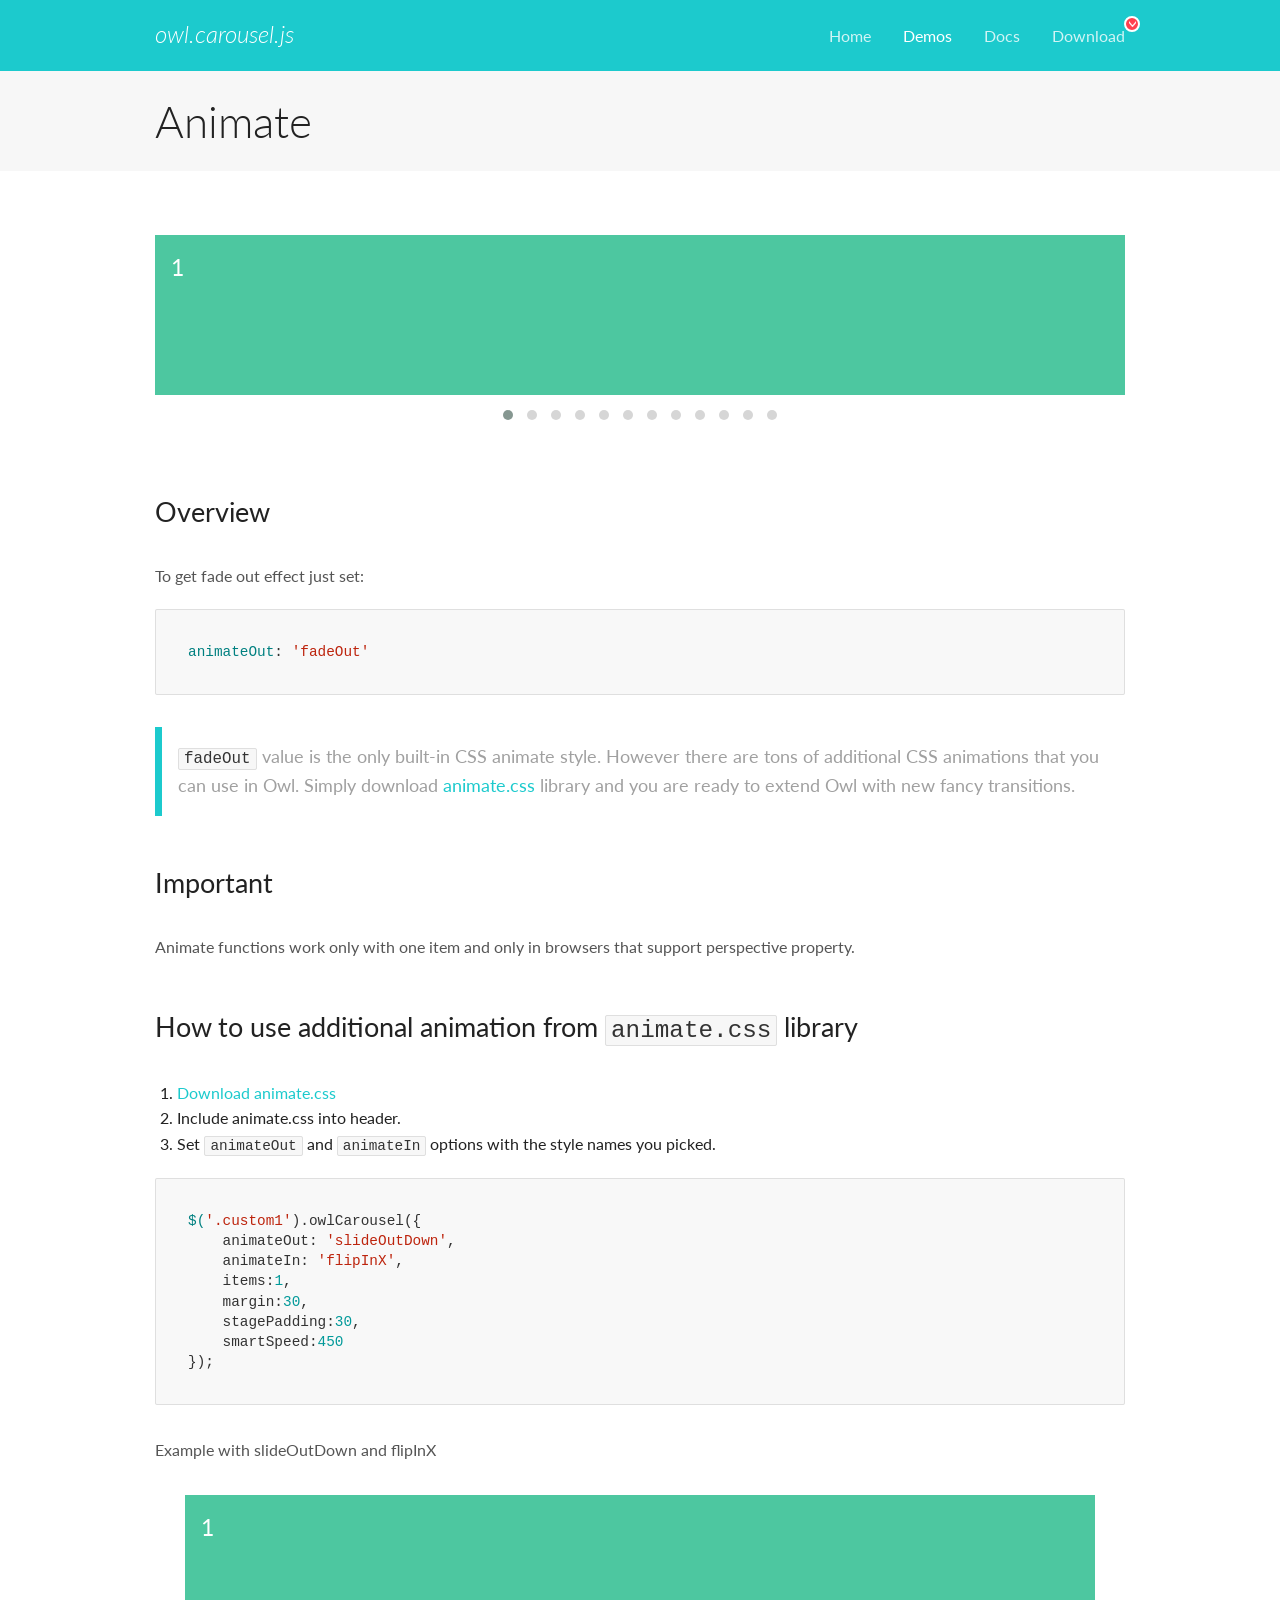
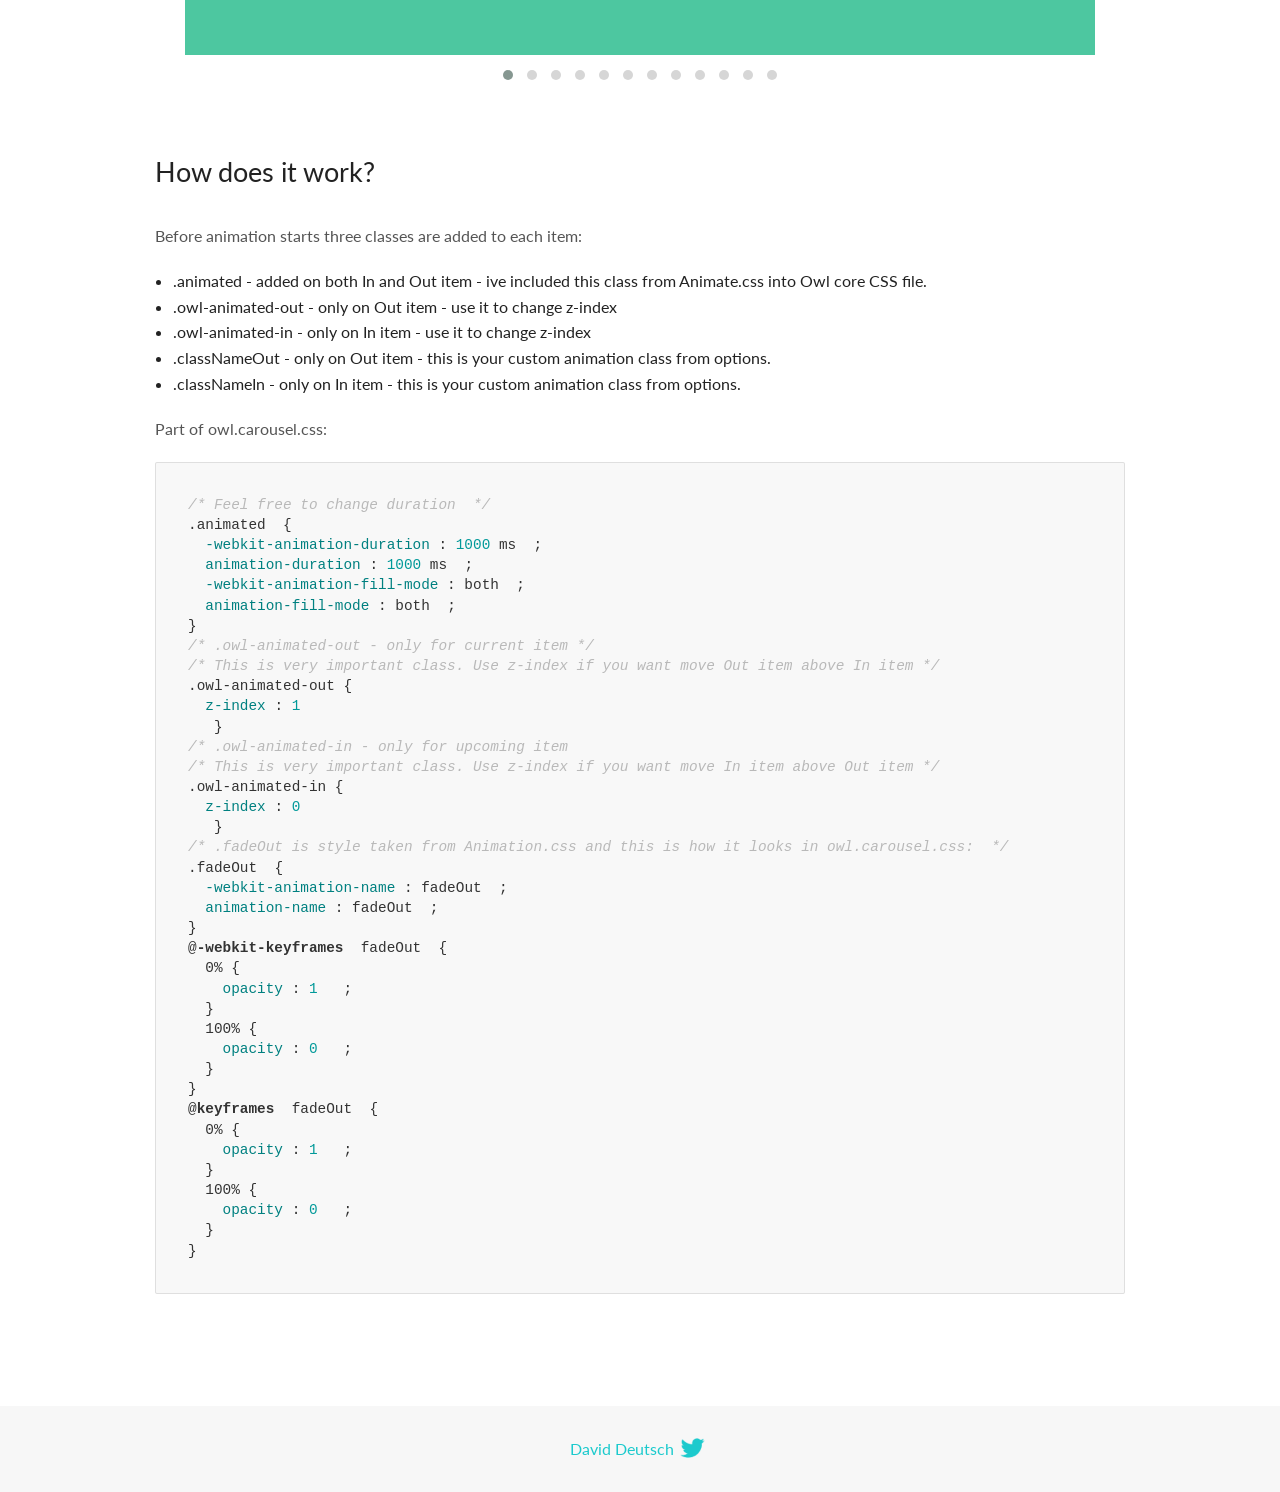
<file: asset/tools/OwlCarousel2-2.3.4/docs/demos/animate.html>
<!DOCTYPE html>
<html lang="en">
  <head>

    <!-- head -->
    <meta charset="utf-8">
    <meta name="msapplication-tap-highlight" content="no" />
    <meta name="viewport" content="width=device-width, initial-scale=1.0" />
    <meta name="description" content="Animate carousel">
    <meta name="author" content="David Deutsch">
    <title>
      Animate Demo | Owl Carousel | 2.3.4
    </title>

    <!-- Stylesheets -->
    <link href='https://fonts.googleapis.com/css?family=Lato:300,400,700,400italic,300italic' rel='stylesheet' type='text/css'>
    <link rel="stylesheet" href="../assets/css/docs.theme.min.css">

    <!-- Owl Stylesheets -->
    <link rel="stylesheet" href="../assets/owlcarousel/assets/owl.carousel.min.css">
    <link rel="stylesheet" href="../assets/owlcarousel/assets/owl.theme.default.min.css">

    <!-- HTML5 shim and Respond.js IE8 support of HTML5 elements and media queries -->

    <!--[if lt IE 9]>
      <script src="https://oss.maxcdn.com/libs/html5shiv/3.7.0/html5shiv.js"></script>
      <script src="https://oss.maxcdn.com/libs/respond.js/1.3.0/respond.min.js"></script>
    <![endif]-->

    <!-- Favicons -->
    <link rel="apple-touch-icon-precomposed" sizes="144x144" href="../assets/ico/apple-touch-icon-144-precomposed.png">
    <link rel="shortcut icon" href="../assets/ico/favicon.png">
    <link rel="shortcut icon" href="favicon.ico">

    <!-- Yeah i know js should not be in header. Its required for demos.-->

    <!-- javascript -->
    <script src="../assets/vendors/jquery.min.js"></script>
    <script src="../assets/owlcarousel/owl.carousel.js"></script>
  </head>
  <body>

    <!-- header -->
    <header class="header">
      <div class="row">
        <div class="large-12 columns">
          <div class="brand left">
            <h3>
              <a href="/OwlCarousel2/">owl.carousel.js</a> 
            </h3>
          </div>
          <a id="toggle-nav" class="right">
            <span></span> <span></span> <span></span> 
          </a> 
          <div class="nav-bar">
            <ul class="clearfix">
              <li> <a href="/OwlCarousel2/index.html">Home</a>  </li>
              <li class="active">
                <a href="/OwlCarousel2/demos/demos.html">Demos</a> 
              </li>
              <li> <a href="/OwlCarousel2/docs/started-welcome.html">Docs</a>  </li>
              <li>
                <a href="https://github.com/OwlCarousel2/OwlCarousel2/archive/2.3.4.zip">Download</a> 
                <span class="download"></span> 
              </li>
            </ul>
          </div>
        </div>
      </div>
    </header>

    <!-- title -->
    <section class="title">
      <div class="row">
        <div class="large-12 columns">
          <h1>Animate</h1>
        </div>
      </div>
    </section>

    <!--  Demos -->
    <section id="demos">
      <div class="row">
        <div class="large-12 columns">
          <div class="fadeOut owl-carousel owl-theme">
            <div class="item">
              <h4>1</h4>
            </div>
            <div class="item">
              <h4>2</h4>
            </div>
            <div class="item">
              <h4>3</h4>
            </div>
            <div class="item">
              <h4>4</h4>
            </div>
            <div class="item">
              <h4>5</h4>
            </div>
            <div class="item">
              <h4>6</h4>
            </div>
            <div class="item">
              <h4>7</h4>
            </div>
            <div class="item">
              <h4>8</h4>
            </div>
            <div class="item">
              <h4>9</h4>
            </div>
            <div class="item">
              <h4>10</h4>
            </div>
            <div class="item">
              <h4>11</h4>
            </div>
            <div class="item">
              <h4>12</h4>
            </div>
          </div>
          <h3 id="overview">Overview</h3>
          <p>To get fade out effect just set:</p>
          <pre><code>animateOut: &#39;fadeOut&#39;</code></pre>
          <blockquote>
            <p><code>fadeOut</code> value is the only built-in CSS animate style. However there are tons of additional CSS animations that you can use in Owl. Simply download
              <a href="https://daneden.github.io/animate.css/">animate.css</a>  library and you are ready to extend Owl with new fancy transitions.</p>
          </blockquote>
          <h3 id="important">Important</h3>
          <p>Animate functions work only with one item and only in browsers that support perspective property.</p>
          <h3 id="how-to-use-additional-animation-from-animate-css-library">How to use additional animation from <code>animate.css</code> library</h3>
          <ol>
            <li> <a href="https://daneden.github.io/animate.css/">Download animate.css</a>  </li>
            <li>Include animate.css into header.</li>
            <li>Set <code>animateOut</code> and <code>animateIn</code> options with the style names you picked.</li>
          </ol>
          <pre><code>$(&#39;.custom1&#39;).owlCarousel({
    animateOut: &#39;slideOutDown&#39;,
    animateIn: &#39;flipInX&#39;,
    items:1,
    margin:30,
    stagePadding:30,
    smartSpeed:450
});</code></pre>
          <p>Example with slideOutDown and flipInX</p>
          <div class="custom1 owl-carousel owl-theme">
            <div class="item">
              <h4>1</h4>
            </div>
            <div class="item">
              <h4>2</h4>
            </div>
            <div class="item">
              <h4>3</h4>
            </div>
            <div class="item">
              <h4>4</h4>
            </div>
            <div class="item">
              <h4>5</h4>
            </div>
            <div class="item">
              <h4>6</h4>
            </div>
            <div class="item">
              <h4>7</h4>
            </div>
            <div class="item">
              <h4>8</h4>
            </div>
            <div class="item">
              <h4>9</h4>
            </div>
            <div class="item">
              <h4>10</h4>
            </div>
            <div class="item">
              <h4>11</h4>
            </div>
            <div class="item">
              <h4>12</h4>
            </div>
          </div>
          <h3 id="how-does-it-work-">How does it work?</h3>
          <p>Before animation starts three classes are added to each item:</p>
          <ul>
            <li>.animated - added on both In and Out item - ive included this class from Animate.css into Owl core CSS file.</li>
            <li>.owl-animated-out - only on Out item - use it to change z-index</li>
            <li>.owl-animated-in - only on In item - use it to change z-index</li>
            <li>.classNameOut - only on Out item - this is your custom animation class from options.</li>
            <li>.classNameIn - only on In item - this is your custom animation class from options.</li>
          </ul>
          <p>Part of owl.carousel.css:</p>
          <pre><code class="language-css"><span class="comment">/* Feel free to change duration  */</span> 
<span class="class">.animated</span>  <span class="rules">{
  <span class="rule"><span class="attribute">-webkit-animation-duration</span> :<span class="value"> <span class="number">1000</span> ms</span> </span> ;
  <span class="rule"><span class="attribute">animation-duration</span> :<span class="value"> <span class="number">1000</span> ms</span> </span> ;
  <span class="rule"><span class="attribute">-webkit-animation-fill-mode</span> :<span class="value"> both</span> </span> ;
  <span class="rule"><span class="attribute">animation-fill-mode</span> :<span class="value"> both</span> </span> ;
<span class="rule">}</span> </span> 
<span class="comment">/* .owl-animated-out - only for current item */</span> 
<span class="comment">/* This is very important class. Use z-index if you want move Out item above In item */</span> 
<span class="class">.owl-animated-out</span> <span class="rules">{
  <span class="rule"><span class="attribute">z-index</span> :<span class="value"> <span class="number">1</span> 
</span> </span> </span> }
<span class="comment">/* .owl-animated-in - only for upcoming item
/* This is very important class. Use z-index if you want move In item above Out item */</span> 
<span class="class">.owl-animated-in</span> <span class="rules">{
  <span class="rule"><span class="attribute">z-index</span> :<span class="value"> <span class="number">0</span> 
</span> </span> </span> }
<span class="comment">/* .fadeOut is style taken from Animation.css and this is how it looks in owl.carousel.css:  */</span> 
<span class="class">.fadeOut</span>  <span class="rules">{
  <span class="rule"><span class="attribute">-webkit-animation-name</span> :<span class="value"> fadeOut</span> </span> ;
  <span class="rule"><span class="attribute">animation-name</span> :<span class="value"> fadeOut</span> </span> ;
<span class="rule">}</span> </span> 
<span class="at_rule">@<span class="keyword">-webkit-keyframes</span>  fadeOut </span> {
  0% <span class="rules">{
    <span class="rule"><span class="attribute">opacity</span> :<span class="value"> <span class="number">1</span> </span> </span> ;
  <span class="rule">}</span> </span> 
  100% <span class="rules">{
    <span class="rule"><span class="attribute">opacity</span> :<span class="value"> <span class="number">0</span> </span> </span> ;
  <span class="rule">}</span> </span> 
}
<span class="at_rule">@<span class="keyword">keyframes</span>  fadeOut </span> {
  0% <span class="rules">{
    <span class="rule"><span class="attribute">opacity</span> :<span class="value"> <span class="number">1</span> </span> </span> ;
  <span class="rule">}</span> </span> 
  100% <span class="rules">{
    <span class="rule"><span class="attribute">opacity</span> :<span class="value"> <span class="number">0</span> </span> </span> ;
  <span class="rule">}</span> </span> 
}</code></pre>
          <link rel="stylesheet" href="../assets/css/animate.css">
          <script>
            jQuery(document).ready(function($) {
              $('.fadeOut').owlCarousel({
                items: 1,
                animateOut: 'fadeOut',
                loop: true,
                margin: 10,
              });
              $('.custom1').owlCarousel({
                animateOut: 'slideOutDown',
                animateIn: 'flipInX',
                items: 1,
                margin: 30,
                stagePadding: 30,
                smartSpeed: 450
              });
            });
          </script>
        </div>
      </div>
    </section>

    <!-- footer -->
    <footer class="footer">
      <div class="row">
        <div class="large-12 columns">
          <h5>
            <a href="/OwlCarousel2/docs/support-contact.html">David Deutsch</a> 
            <a id="custom-tweet-button" href="https://twitter.com/share?url=https://github.com/OwlCarousel2/OwlCarousel2&text=Owl Carousel - This is so awesome! " target="_blank"></a> 
          </h5>
        </div>
      </div>
    </footer>

    <!-- vendors -->
    <script src="../assets/vendors/highlight.js"></script>
    <script src="../assets/js/app.js"></script>
  </body>
</html>
</file>
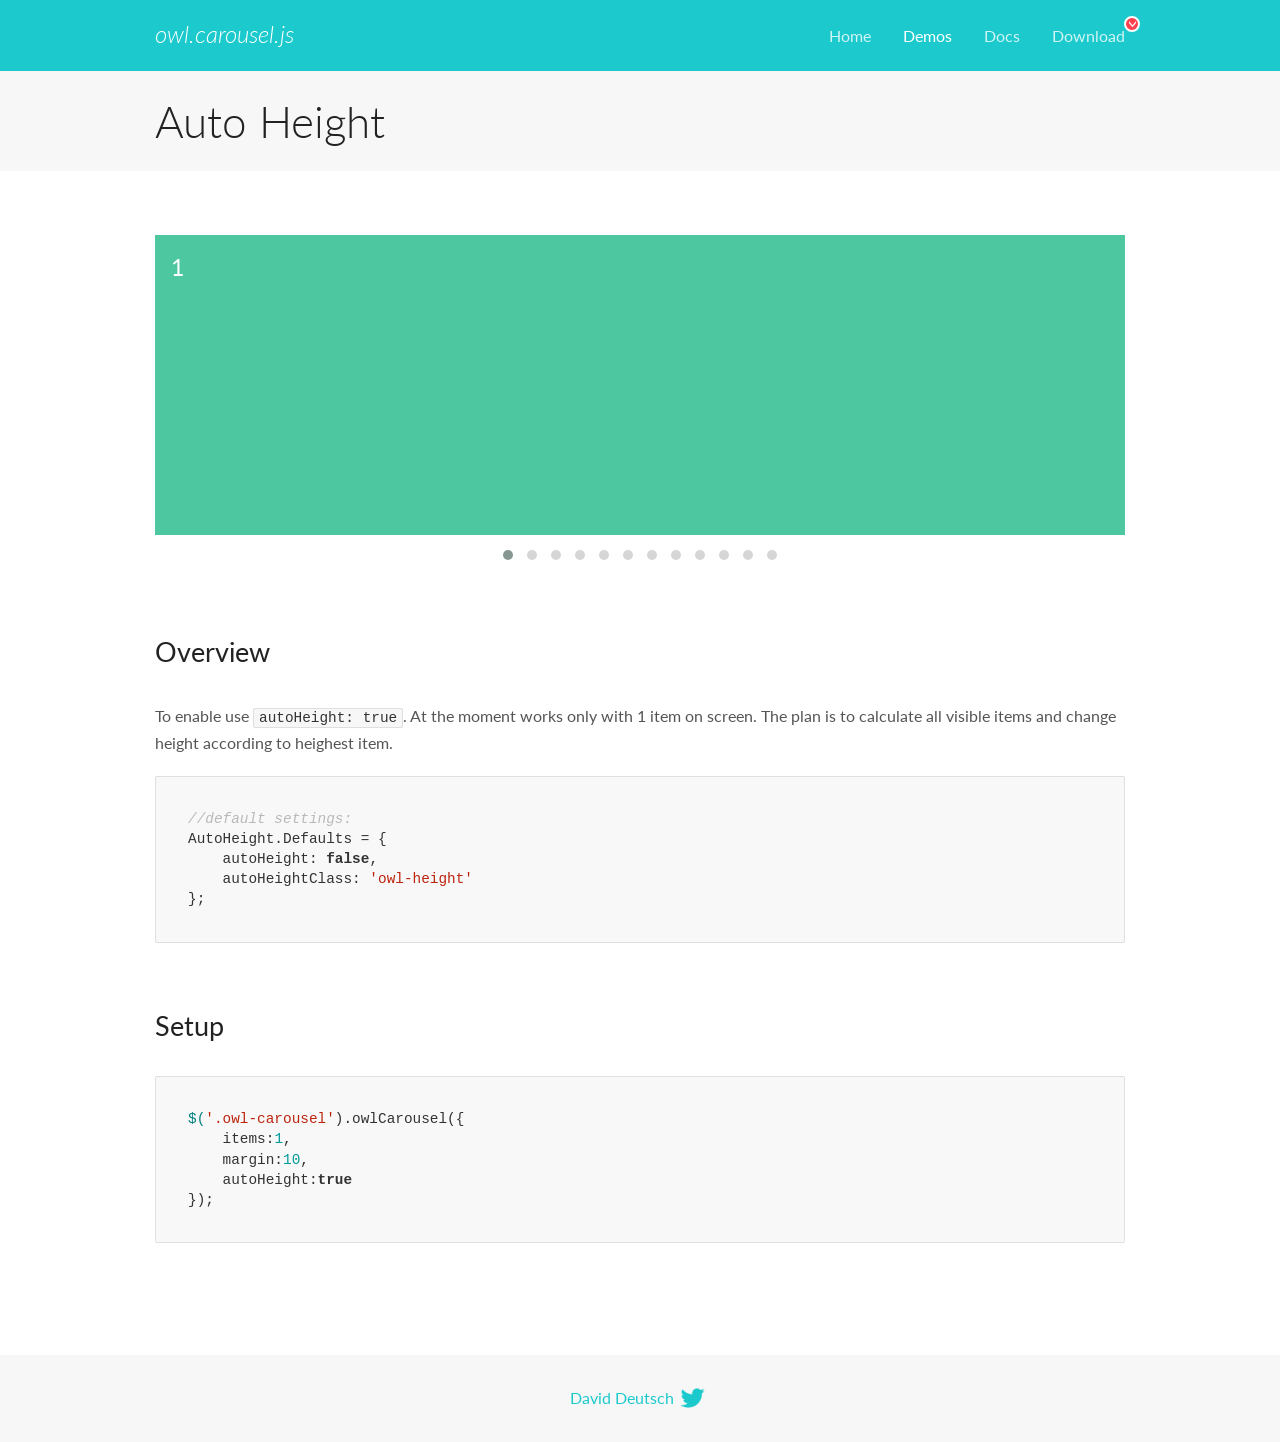
<file: asset/tools/OwlCarousel2-2.3.4/docs/demos/autoheight.html>
<!DOCTYPE html>
<html lang="en">
  <head>

    <!-- head -->
    <meta charset="utf-8">
    <meta name="msapplication-tap-highlight" content="no" />
    <meta name="viewport" content="width=device-width, initial-scale=1.0" />
    <meta name="description" content="autoHeight usage demo">
    <meta name="author" content="David Deutsch">
    <title>
      Auto Height Demo | Owl Carousel | 2.3.4
    </title>

    <!-- Stylesheets -->
    <link href='https://fonts.googleapis.com/css?family=Lato:300,400,700,400italic,300italic' rel='stylesheet' type='text/css'>
    <link rel="stylesheet" href="../assets/css/docs.theme.min.css">

    <!-- Owl Stylesheets -->
    <link rel="stylesheet" href="../assets/owlcarousel/assets/owl.carousel.min.css">
    <link rel="stylesheet" href="../assets/owlcarousel/assets/owl.theme.default.min.css">

    <!-- HTML5 shim and Respond.js IE8 support of HTML5 elements and media queries -->

    <!--[if lt IE 9]>
      <script src="https://oss.maxcdn.com/libs/html5shiv/3.7.0/html5shiv.js"></script>
      <script src="https://oss.maxcdn.com/libs/respond.js/1.3.0/respond.min.js"></script>
    <![endif]-->

    <!-- Favicons -->
    <link rel="apple-touch-icon-precomposed" sizes="144x144" href="../assets/ico/apple-touch-icon-144-precomposed.png">
    <link rel="shortcut icon" href="../assets/ico/favicon.png">
    <link rel="shortcut icon" href="favicon.ico">

    <!-- Yeah i know js should not be in header. Its required for demos.-->

    <!-- javascript -->
    <script src="../assets/vendors/jquery.min.js"></script>
    <script src="../assets/owlcarousel/owl.carousel.js"></script>
  </head>
  <body>

    <!-- header -->
    <header class="header">
      <div class="row">
        <div class="large-12 columns">
          <div class="brand left">
            <h3>
              <a href="/OwlCarousel2/">owl.carousel.js</a> 
            </h3>
          </div>
          <a id="toggle-nav" class="right">
            <span></span> <span></span> <span></span> 
          </a> 
          <div class="nav-bar">
            <ul class="clearfix">
              <li> <a href="/OwlCarousel2/index.html">Home</a>  </li>
              <li class="active">
                <a href="/OwlCarousel2/demos/demos.html">Demos</a> 
              </li>
              <li> <a href="/OwlCarousel2/docs/started-welcome.html">Docs</a>  </li>
              <li>
                <a href="https://github.com/OwlCarousel2/OwlCarousel2/archive/2.3.4.zip">Download</a> 
                <span class="download"></span> 
              </li>
            </ul>
          </div>
        </div>
      </div>
    </header>

    <!-- title -->
    <section class="title">
      <div class="row">
        <div class="large-12 columns">
          <h1>Auto Height</h1>
        </div>
      </div>
    </section>

    <!--  Demos -->
    <section id="demos">
      <div class="row">
        <div class="large-12 columns">
          <div class="owl-carousel owl-theme">
            <div class="item" style="height:300px">
              <h4>1</h4>
            </div>
            <div class="item" style="height:100px">
              <h4>2</h4>
            </div>
            <div class="item" style="height:500px">
              <h4>3</h4>
            </div>
            <div class="item" style="height:250px">
              <h4>4</h4>
            </div>
            <div class="item" style="height:400px">
              <h4>5</h4>
            </div>
            <div class="item" style="height:500px">
              <h4>6</h4>
            </div>
            <div class="item" style="height:600px">
              <h4>7</h4>
            </div>
            <div class="item" style="height:400px">
              <h4>8</h4>
            </div>
            <div class="item" style="height:300px">
              <h4>9</h4>
            </div>
            <div class="item" style="height:350px">
              <h4>10</h4>
            </div>
            <div class="item" style="height:200px">
              <h4>11</h4>
            </div>
            <div class="item" style="height:150px">
              <h4>12</h4>
            </div>
          </div>
          <h3 id="overview">Overview</h3>
          <p>To enable use <code>autoHeight: true</code>. At the moment works only with 1 item on screen. The plan is to calculate all visible items and change height according to heighest item.</p>
          <pre><code>//default settings:
AutoHeight.Defaults = {
    autoHeight: false,
    autoHeightClass: &#39;owl-height&#39;
};</code></pre>
          <h3 id="setup">Setup</h3>
          <pre><code>$(&#39;.owl-carousel&#39;).owlCarousel({
    items:1,
    margin:10,
    autoHeight:true
});</code></pre>
          <script>
            $(document).ready(function() {
              $('.owl-carousel').owlCarousel({
                items: 1,
                margin: 10,
                autoHeight: true
              });
            })
          </script>
        </div>
      </div>
    </section>

    <!-- footer -->
    <footer class="footer">
      <div class="row">
        <div class="large-12 columns">
          <h5>
            <a href="/OwlCarousel2/docs/support-contact.html">David Deutsch</a> 
            <a id="custom-tweet-button" href="https://twitter.com/share?url=https://github.com/OwlCarousel2/OwlCarousel2&text=Owl Carousel - This is so awesome! " target="_blank"></a> 
          </h5>
        </div>
      </div>
    </footer>

    <!-- vendors -->
    <script src="../assets/vendors/highlight.js"></script>
    <script src="../assets/js/app.js"></script>
  </body>
</html>
</file>
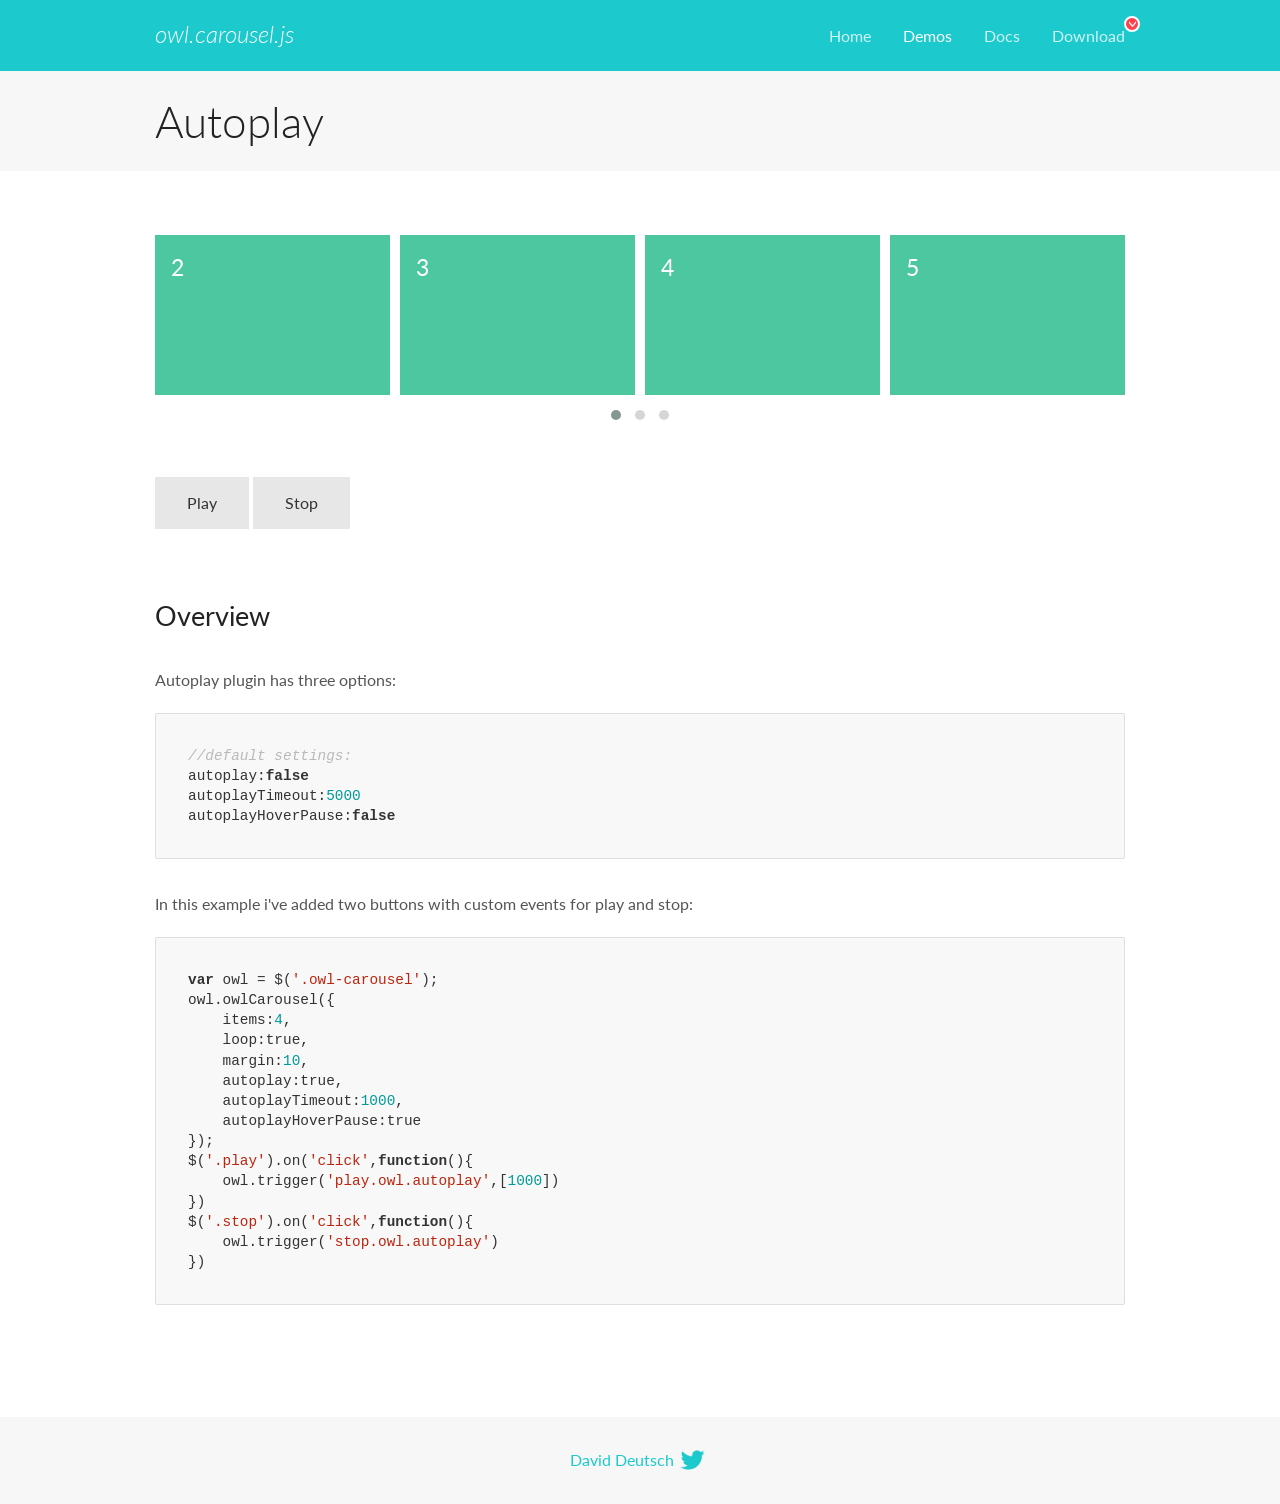
<file: asset/tools/OwlCarousel2-2.3.4/docs/demos/autoplay.html>
<!DOCTYPE html>
<html lang="en">
  <head>

    <!-- head -->
    <meta charset="utf-8">
    <meta name="msapplication-tap-highlight" content="no" />
    <meta name="viewport" content="width=device-width, initial-scale=1.0" />
    <meta name="description" content="Autoplay usage demo">
    <meta name="author" content="David Deutsch">
    <title>
      Autoplay Demo | Owl Carousel | 2.3.4
    </title>

    <!-- Stylesheets -->
    <link href='https://fonts.googleapis.com/css?family=Lato:300,400,700,400italic,300italic' rel='stylesheet' type='text/css'>
    <link rel="stylesheet" href="../assets/css/docs.theme.min.css">

    <!-- Owl Stylesheets -->
    <link rel="stylesheet" href="../assets/owlcarousel/assets/owl.carousel.min.css">
    <link rel="stylesheet" href="../assets/owlcarousel/assets/owl.theme.default.min.css">

    <!-- HTML5 shim and Respond.js IE8 support of HTML5 elements and media queries -->

    <!--[if lt IE 9]>
      <script src="https://oss.maxcdn.com/libs/html5shiv/3.7.0/html5shiv.js"></script>
      <script src="https://oss.maxcdn.com/libs/respond.js/1.3.0/respond.min.js"></script>
    <![endif]-->

    <!-- Favicons -->
    <link rel="apple-touch-icon-precomposed" sizes="144x144" href="../assets/ico/apple-touch-icon-144-precomposed.png">
    <link rel="shortcut icon" href="../assets/ico/favicon.png">
    <link rel="shortcut icon" href="favicon.ico">

    <!-- Yeah i know js should not be in header. Its required for demos.-->

    <!-- javascript -->
    <script src="../assets/vendors/jquery.min.js"></script>
    <script src="../assets/owlcarousel/owl.carousel.js"></script>
  </head>
  <body>

    <!-- header -->
    <header class="header">
      <div class="row">
        <div class="large-12 columns">
          <div class="brand left">
            <h3>
              <a href="/OwlCarousel2/">owl.carousel.js</a> 
            </h3>
          </div>
          <a id="toggle-nav" class="right">
            <span></span> <span></span> <span></span> 
          </a> 
          <div class="nav-bar">
            <ul class="clearfix">
              <li> <a href="/OwlCarousel2/index.html">Home</a>  </li>
              <li class="active">
                <a href="/OwlCarousel2/demos/demos.html">Demos</a> 
              </li>
              <li> <a href="/OwlCarousel2/docs/started-welcome.html">Docs</a>  </li>
              <li>
                <a href="https://github.com/OwlCarousel2/OwlCarousel2/archive/2.3.4.zip">Download</a> 
                <span class="download"></span> 
              </li>
            </ul>
          </div>
        </div>
      </div>
    </header>

    <!-- title -->
    <section class="title">
      <div class="row">
        <div class="large-12 columns">
          <h1>Autoplay</h1>
        </div>
      </div>
    </section>

    <!--  Demos -->
    <section id="demos">
      <div class="row">
        <div class="large-12 columns">
          <div class="owl-carousel owl-theme">
            <div class="item">
              <h4>1</h4>
            </div>
            <div class="item">
              <h4>2</h4>
            </div>
            <div class="item">
              <h4>3</h4>
            </div>
            <div class="item">
              <h4>4</h4>
            </div>
            <div class="item">
              <h4>5</h4>
            </div>
            <div class="item">
              <h4>6</h4>
            </div>
            <div class="item">
              <h4>7</h4>
            </div>
            <div class="item">
              <h4>8</h4>
            </div>
            <div class="item">
              <h4>9</h4>
            </div>
            <div class="item">
              <h4>10</h4>
            </div>
            <div class="item">
              <h4>11</h4>
            </div>
            <div class="item">
              <h4>12</h4>
            </div>
          </div>
          <a class="button secondary play">Play</a> 
          <a class="button secondary stop">Stop</a> 
          <h3 id="overview">Overview</h3>
          <p>Autoplay plugin has three options:</p>
          <pre><code>//default settings:
autoplay:false
autoplayTimeout:5000
autoplayHoverPause:false</code></pre>
          <p>In this example i&#39;ve added two buttons with custom events for play and stop:</p>
          <pre><code>var owl = $(&#39;.owl-carousel&#39;);
owl.owlCarousel({
    items:4,
    loop:true,
    margin:10,
    autoplay:true,
    autoplayTimeout:1000,
    autoplayHoverPause:true
});
$(&#39;.play&#39;).on(&#39;click&#39;,function(){
    owl.trigger(&#39;play.owl.autoplay&#39;,[1000])
})
$(&#39;.stop&#39;).on(&#39;click&#39;,function(){
    owl.trigger(&#39;stop.owl.autoplay&#39;)
})</code></pre>
          <script>
            $(document).ready(function() {
              var owl = $('.owl-carousel');
              owl.owlCarousel({
                items: 4,
                loop: true,
                margin: 10,
                autoplay: true,
                autoplayTimeout: 1000,
                autoplayHoverPause: true
              });
              $('.play').on('click', function() {
                owl.trigger('play.owl.autoplay', [1000])
              })
              $('.stop').on('click', function() {
                owl.trigger('stop.owl.autoplay')
              })
            })
          </script>
        </div>
      </div>
    </section>

    <!-- footer -->
    <footer class="footer">
      <div class="row">
        <div class="large-12 columns">
          <h5>
            <a href="/OwlCarousel2/docs/support-contact.html">David Deutsch</a> 
            <a id="custom-tweet-button" href="https://twitter.com/share?url=https://github.com/OwlCarousel2/OwlCarousel2&text=Owl Carousel - This is so awesome! " target="_blank"></a> 
          </h5>
        </div>
      </div>
    </footer>

    <!-- vendors -->
    <script src="../assets/vendors/highlight.js"></script>
    <script src="../assets/js/app.js"></script>
  </body>
</html>
</file>
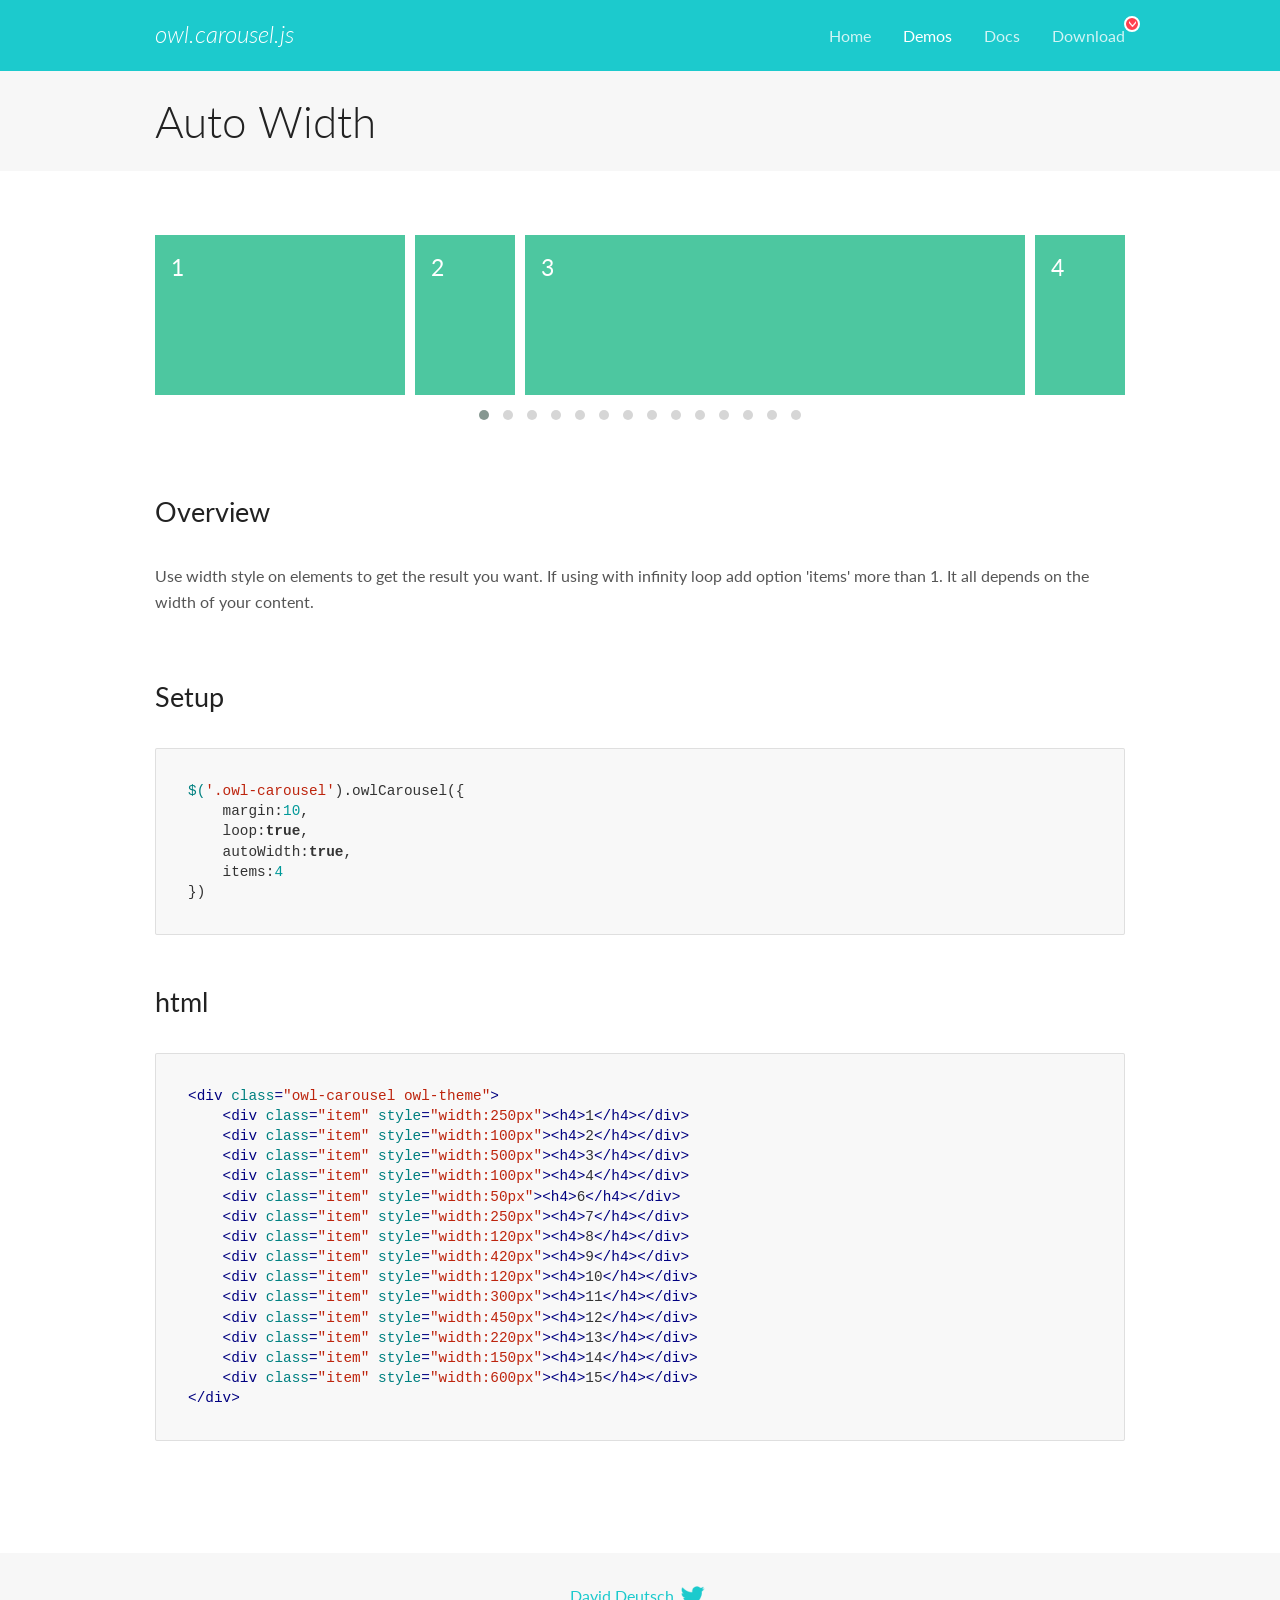
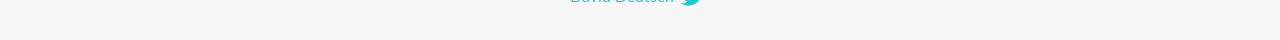
<file: asset/tools/OwlCarousel2-2.3.4/docs/demos/autowidth.html>
<!DOCTYPE html>
<html lang="en">
  <head>

    <!-- head -->
    <meta charset="utf-8">
    <meta name="msapplication-tap-highlight" content="no" />
    <meta name="viewport" content="width=device-width, initial-scale=1.0" />
    <meta name="description" content="Auto Width">
    <meta name="author" content="David Deutsch">
    <title>
      Auto Width Demo | Owl Carousel | 2.3.4
    </title>

    <!-- Stylesheets -->
    <link href='https://fonts.googleapis.com/css?family=Lato:300,400,700,400italic,300italic' rel='stylesheet' type='text/css'>
    <link rel="stylesheet" href="../assets/css/docs.theme.min.css">

    <!-- Owl Stylesheets -->
    <link rel="stylesheet" href="../assets/owlcarousel/assets/owl.carousel.min.css">
    <link rel="stylesheet" href="../assets/owlcarousel/assets/owl.theme.default.min.css">

    <!-- HTML5 shim and Respond.js IE8 support of HTML5 elements and media queries -->

    <!--[if lt IE 9]>
      <script src="https://oss.maxcdn.com/libs/html5shiv/3.7.0/html5shiv.js"></script>
      <script src="https://oss.maxcdn.com/libs/respond.js/1.3.0/respond.min.js"></script>
    <![endif]-->

    <!-- Favicons -->
    <link rel="apple-touch-icon-precomposed" sizes="144x144" href="../assets/ico/apple-touch-icon-144-precomposed.png">
    <link rel="shortcut icon" href="../assets/ico/favicon.png">
    <link rel="shortcut icon" href="favicon.ico">

    <!-- Yeah i know js should not be in header. Its required for demos.-->

    <!-- javascript -->
    <script src="../assets/vendors/jquery.min.js"></script>
    <script src="../assets/owlcarousel/owl.carousel.js"></script>
  </head>
  <body>

    <!-- header -->
    <header class="header">
      <div class="row">
        <div class="large-12 columns">
          <div class="brand left">
            <h3>
              <a href="/OwlCarousel2/">owl.carousel.js</a> 
            </h3>
          </div>
          <a id="toggle-nav" class="right">
            <span></span> <span></span> <span></span> 
          </a> 
          <div class="nav-bar">
            <ul class="clearfix">
              <li> <a href="/OwlCarousel2/index.html">Home</a>  </li>
              <li class="active">
                <a href="/OwlCarousel2/demos/demos.html">Demos</a> 
              </li>
              <li> <a href="/OwlCarousel2/docs/started-welcome.html">Docs</a>  </li>
              <li>
                <a href="https://github.com/OwlCarousel2/OwlCarousel2/archive/2.3.4.zip">Download</a> 
                <span class="download"></span> 
              </li>
            </ul>
          </div>
        </div>
      </div>
    </header>

    <!-- title -->
    <section class="title">
      <div class="row">
        <div class="large-12 columns">
          <h1>Auto Width</h1>
        </div>
      </div>
    </section>

    <!--  Demos -->
    <section id="demos">
      <div class="row">
        <div class="large-12 columns">
          <div class="owl-carousel owl-theme">
            <div class="item" style="width:250px">
              <h4>1</h4>
            </div>
            <div class="item" style="width:100px">
              <h4>2</h4>
            </div>
            <div class="item" style="width:500px">
              <h4>3</h4>
            </div>
            <div class="item" style="width:100px">
              <h4>4</h4>
            </div>
            <div class="item" style="width:50px">
              <h4>6</h4>
            </div>
            <div class="item" style="width:250px">
              <h4>7</h4>
            </div>
            <div class="item" style="width:120px">
              <h4>8</h4>
            </div>
            <div class="item" style="width:420px">
              <h4>9</h4>
            </div>
            <div class="item" style="width:120px">
              <h4>10</h4>
            </div>
            <div class="item" style="width:300px">
              <h4>11</h4>
            </div>
            <div class="item" style="width:450px">
              <h4>12</h4>
            </div>
            <div class="item" style="width:220px">
              <h4>13</h4>
            </div>
            <div class="item" style="width:150px">
              <h4>14</h4>
            </div>
            <div class="item" style="width:600px">
              <h4>15</h4>
            </div>
          </div>
          <h3 id="overview">Overview</h3>
          <p>Use width style on elements to get the result you want. If using with infinity loop add option &#39;items&#39; more than 1. It all depends on the width of your content.</p>
          <h3 id="setup">Setup</h3>
          <pre><code>$(&#39;.owl-carousel&#39;).owlCarousel({
    margin:10,
    loop:true,
    autoWidth:true,
    items:4
})</code></pre>
          <h3 id="html">html</h3>
          <pre><code>&lt;div class=&quot;owl-carousel owl-theme&quot;&gt;
    &lt;div class=&quot;item&quot; style=&quot;width:250px&quot;&gt;&lt;h4&gt;1&lt;/h4&gt;&lt;/div&gt;
    &lt;div class=&quot;item&quot; style=&quot;width:100px&quot;&gt;&lt;h4&gt;2&lt;/h4&gt;&lt;/div&gt;
    &lt;div class=&quot;item&quot; style=&quot;width:500px&quot;&gt;&lt;h4&gt;3&lt;/h4&gt;&lt;/div&gt;
    &lt;div class=&quot;item&quot; style=&quot;width:100px&quot;&gt;&lt;h4&gt;4&lt;/h4&gt;&lt;/div&gt;
    &lt;div class=&quot;item&quot; style=&quot;width:50px&quot;&gt;&lt;h4&gt;6&lt;/h4&gt;&lt;/div&gt;
    &lt;div class=&quot;item&quot; style=&quot;width:250px&quot;&gt;&lt;h4&gt;7&lt;/h4&gt;&lt;/div&gt;
    &lt;div class=&quot;item&quot; style=&quot;width:120px&quot;&gt;&lt;h4&gt;8&lt;/h4&gt;&lt;/div&gt;
    &lt;div class=&quot;item&quot; style=&quot;width:420px&quot;&gt;&lt;h4&gt;9&lt;/h4&gt;&lt;/div&gt;
    &lt;div class=&quot;item&quot; style=&quot;width:120px&quot;&gt;&lt;h4&gt;10&lt;/h4&gt;&lt;/div&gt;
    &lt;div class=&quot;item&quot; style=&quot;width:300px&quot;&gt;&lt;h4&gt;11&lt;/h4&gt;&lt;/div&gt;
    &lt;div class=&quot;item&quot; style=&quot;width:450px&quot;&gt;&lt;h4&gt;12&lt;/h4&gt;&lt;/div&gt;
    &lt;div class=&quot;item&quot; style=&quot;width:220px&quot;&gt;&lt;h4&gt;13&lt;/h4&gt;&lt;/div&gt;
    &lt;div class=&quot;item&quot; style=&quot;width:150px&quot;&gt;&lt;h4&gt;14&lt;/h4&gt;&lt;/div&gt;
    &lt;div class=&quot;item&quot; style=&quot;width:600px&quot;&gt;&lt;h4&gt;15&lt;/h4&gt;&lt;/div&gt;
&lt;/div&gt;</code></pre>
          <script>
            $(document).ready(function() {
              $('.owl-carousel').owlCarousel({
                margin: 10,
                loop: true,
                autoWidth: true,
                items: 4
              })
            })
          </script>
        </div>
      </div>
    </section>

    <!-- footer -->
    <footer class="footer">
      <div class="row">
        <div class="large-12 columns">
          <h5>
            <a href="/OwlCarousel2/docs/support-contact.html">David Deutsch</a> 
            <a id="custom-tweet-button" href="https://twitter.com/share?url=https://github.com/OwlCarousel2/OwlCarousel2&text=Owl Carousel - This is so awesome! " target="_blank"></a> 
          </h5>
        </div>
      </div>
    </footer>

    <!-- vendors -->
    <script src="../assets/vendors/highlight.js"></script>
    <script src="../assets/js/app.js"></script>
  </body>
</html>
</file>
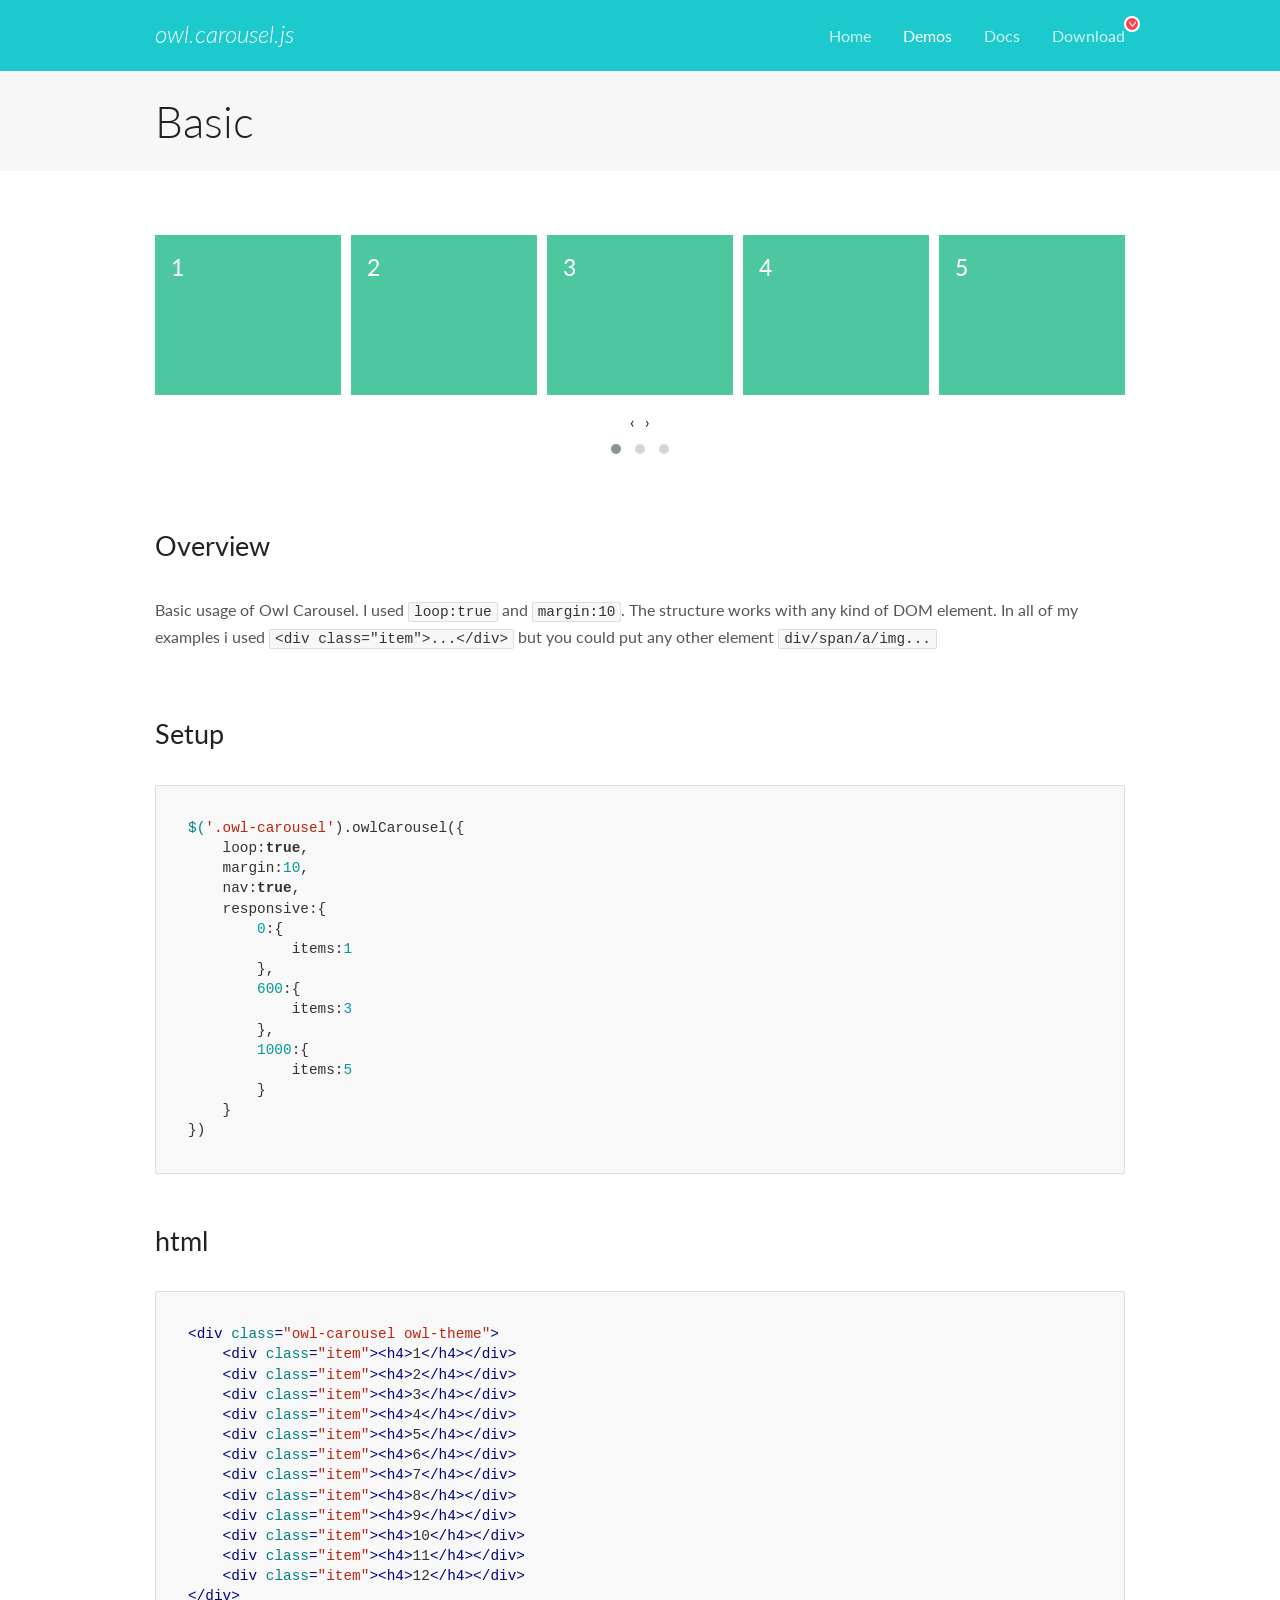
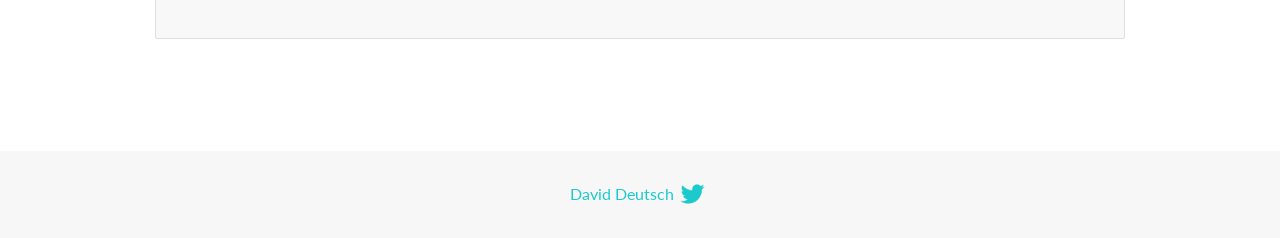
<file: asset/tools/OwlCarousel2-2.3.4/docs/demos/basic.html>
<!DOCTYPE html>
<html lang="en">
  <head>

    <!-- head -->
    <meta charset="utf-8">
    <meta name="msapplication-tap-highlight" content="no" />
    <meta name="viewport" content="width=device-width, initial-scale=1.0" />
    <meta name="description" content="Basic usage demo">
    <meta name="author" content="David Deutsch">
    <title>
      Basic Demo | Owl Carousel | 2.3.4
    </title>

    <!-- Stylesheets -->
    <link href='https://fonts.googleapis.com/css?family=Lato:300,400,700,400italic,300italic' rel='stylesheet' type='text/css'>
    <link rel="stylesheet" href="../assets/css/docs.theme.min.css">

    <!-- Owl Stylesheets -->
    <link rel="stylesheet" href="../assets/owlcarousel/assets/owl.carousel.min.css">
    <link rel="stylesheet" href="../assets/owlcarousel/assets/owl.theme.default.min.css">

    <!-- HTML5 shim and Respond.js IE8 support of HTML5 elements and media queries -->

    <!--[if lt IE 9]>
      <script src="https://oss.maxcdn.com/libs/html5shiv/3.7.0/html5shiv.js"></script>
      <script src="https://oss.maxcdn.com/libs/respond.js/1.3.0/respond.min.js"></script>
    <![endif]-->

    <!-- Favicons -->
    <link rel="apple-touch-icon-precomposed" sizes="144x144" href="../assets/ico/apple-touch-icon-144-precomposed.png">
    <link rel="shortcut icon" href="../assets/ico/favicon.png">
    <link rel="shortcut icon" href="favicon.ico">

    <!-- Yeah i know js should not be in header. Its required for demos.-->

    <!-- javascript -->
    <script src="../assets/vendors/jquery.min.js"></script>
    <script src="../assets/owlcarousel/owl.carousel.js"></script>
  </head>
  <body>

    <!-- header -->
    <header class="header">
      <div class="row">
        <div class="large-12 columns">
          <div class="brand left">
            <h3>
              <a href="/OwlCarousel2/">owl.carousel.js</a> 
            </h3>
          </div>
          <a id="toggle-nav" class="right">
            <span></span> <span></span> <span></span> 
          </a> 
          <div class="nav-bar">
            <ul class="clearfix">
              <li> <a href="/OwlCarousel2/index.html">Home</a>  </li>
              <li class="active">
                <a href="/OwlCarousel2/demos/demos.html">Demos</a> 
              </li>
              <li> <a href="/OwlCarousel2/docs/started-welcome.html">Docs</a>  </li>
              <li>
                <a href="https://github.com/OwlCarousel2/OwlCarousel2/archive/2.3.4.zip">Download</a> 
                <span class="download"></span> 
              </li>
            </ul>
          </div>
        </div>
      </div>
    </header>

    <!-- title -->
    <section class="title">
      <div class="row">
        <div class="large-12 columns">
          <h1>Basic</h1>
        </div>
      </div>
    </section>

    <!--  Demos -->
    <section id="demos">
      <div class="row">
        <div class="large-12 columns">
          <div class="owl-carousel owl-theme">
            <div class="item">
              <h4>1</h4>
            </div>
            <div class="item">
              <h4>2</h4>
            </div>
            <div class="item">
              <h4>3</h4>
            </div>
            <div class="item">
              <h4>4</h4>
            </div>
            <div class="item">
              <h4>5</h4>
            </div>
            <div class="item">
              <h4>6</h4>
            </div>
            <div class="item">
              <h4>7</h4>
            </div>
            <div class="item">
              <h4>8</h4>
            </div>
            <div class="item">
              <h4>9</h4>
            </div>
            <div class="item">
              <h4>10</h4>
            </div>
            <div class="item">
              <h4>11</h4>
            </div>
            <div class="item">
              <h4>12</h4>
            </div>
          </div>
          <h3 id="overview">Overview</h3>
          <p>Basic usage of Owl Carousel. I used <code>loop:true</code> and <code>margin:10</code>. The structure works with any kind of DOM element. In all of my examples i used <code>&lt;div class=&quot;item&quot;&gt;...&lt;/div&gt;</code> but you could
            put any other element <code>div/span/a/img...</code></p>
          <h3 id="setup">Setup</h3>
          <pre><code>$(&#39;.owl-carousel&#39;).owlCarousel({
    loop:true,
    margin:10,
    nav:true,
    responsive:{
        0:{
            items:1
        },
        600:{
            items:3
        },
        1000:{
            items:5
        }
    }
})</code></pre>
          <h3 id="html">html</h3>
          <pre><code>&lt;div class=&quot;owl-carousel owl-theme&quot;&gt;
    &lt;div class=&quot;item&quot;&gt;&lt;h4&gt;1&lt;/h4&gt;&lt;/div&gt;
    &lt;div class=&quot;item&quot;&gt;&lt;h4&gt;2&lt;/h4&gt;&lt;/div&gt;
    &lt;div class=&quot;item&quot;&gt;&lt;h4&gt;3&lt;/h4&gt;&lt;/div&gt;
    &lt;div class=&quot;item&quot;&gt;&lt;h4&gt;4&lt;/h4&gt;&lt;/div&gt;
    &lt;div class=&quot;item&quot;&gt;&lt;h4&gt;5&lt;/h4&gt;&lt;/div&gt;
    &lt;div class=&quot;item&quot;&gt;&lt;h4&gt;6&lt;/h4&gt;&lt;/div&gt;
    &lt;div class=&quot;item&quot;&gt;&lt;h4&gt;7&lt;/h4&gt;&lt;/div&gt;
    &lt;div class=&quot;item&quot;&gt;&lt;h4&gt;8&lt;/h4&gt;&lt;/div&gt;
    &lt;div class=&quot;item&quot;&gt;&lt;h4&gt;9&lt;/h4&gt;&lt;/div&gt;
    &lt;div class=&quot;item&quot;&gt;&lt;h4&gt;10&lt;/h4&gt;&lt;/div&gt;
    &lt;div class=&quot;item&quot;&gt;&lt;h4&gt;11&lt;/h4&gt;&lt;/div&gt;
    &lt;div class=&quot;item&quot;&gt;&lt;h4&gt;12&lt;/h4&gt;&lt;/div&gt;
&lt;/div&gt;</code></pre>
          <script>
            $(document).ready(function() {
              var owl = $('.owl-carousel');
              owl.owlCarousel({
                margin: 10,
                nav: true,
                loop: true,
                responsive: {
                  0: {
                    items: 1
                  },
                  600: {
                    items: 3
                  },
                  1000: {
                    items: 5
                  }
                }
              })
            })
          </script>
        </div>
      </div>
    </section>

    <!-- footer -->
    <footer class="footer">
      <div class="row">
        <div class="large-12 columns">
          <h5>
            <a href="/OwlCarousel2/docs/support-contact.html">David Deutsch</a> 
            <a id="custom-tweet-button" href="https://twitter.com/share?url=https://github.com/OwlCarousel2/OwlCarousel2&text=Owl Carousel - This is so awesome! " target="_blank"></a> 
          </h5>
        </div>
      </div>
    </footer>

    <!-- vendors -->
    <script src="../assets/vendors/highlight.js"></script>
    <script src="../assets/js/app.js"></script>
  </body>
</html>
</file>
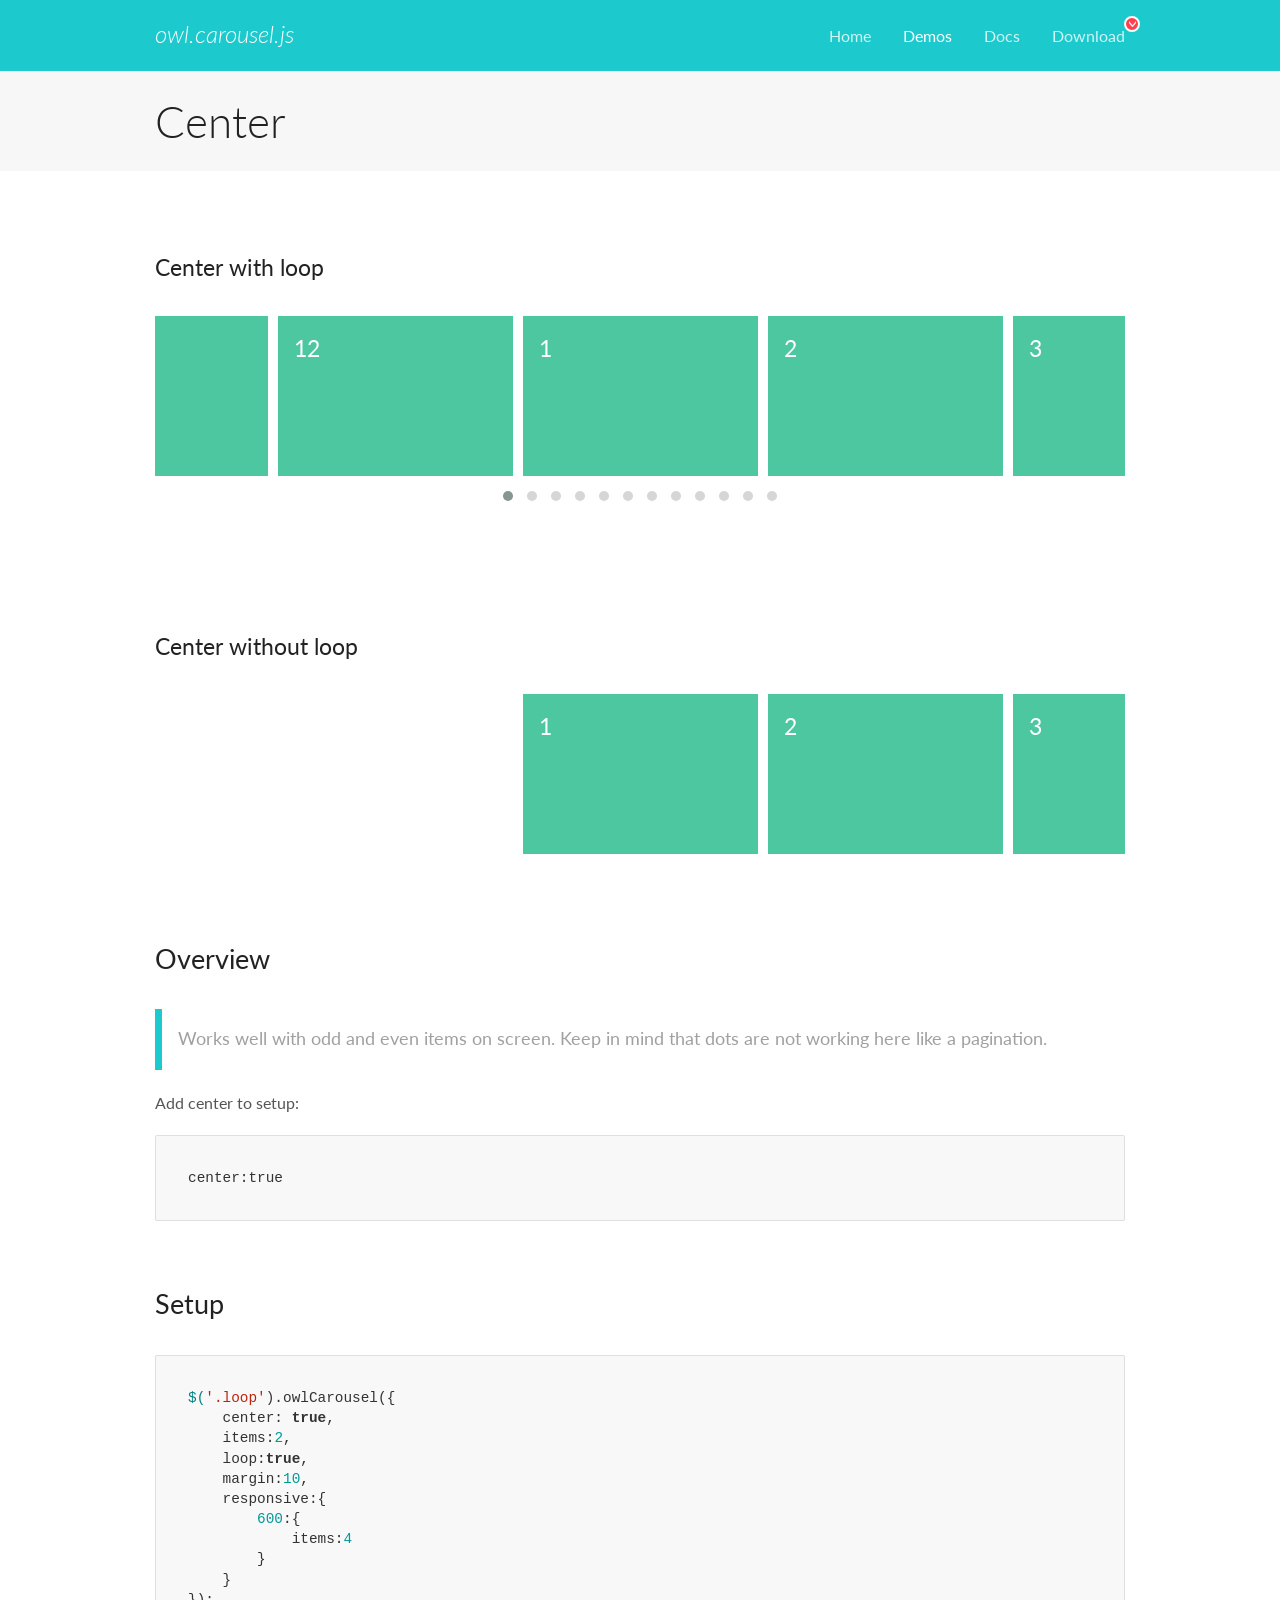
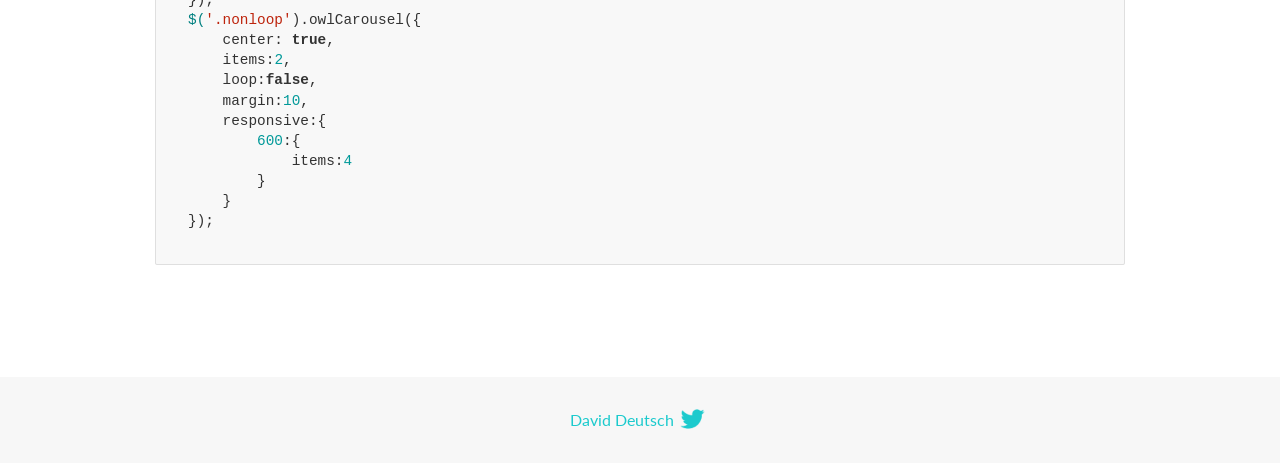
<file: asset/tools/OwlCarousel2-2.3.4/docs/demos/center.html>
<!DOCTYPE html>
<html lang="en">
  <head>

    <!-- head -->
    <meta charset="utf-8">
    <meta name="msapplication-tap-highlight" content="no" />
    <meta name="viewport" content="width=device-width, initial-scale=1.0" />
    <meta name="description" content="Center carousel">
    <meta name="author" content="David Deutsch">
    <title>
      Center Demo | Owl Carousel | 2.3.4
    </title>

    <!-- Stylesheets -->
    <link href='https://fonts.googleapis.com/css?family=Lato:300,400,700,400italic,300italic' rel='stylesheet' type='text/css'>
    <link rel="stylesheet" href="../assets/css/docs.theme.min.css">

    <!-- Owl Stylesheets -->
    <link rel="stylesheet" href="../assets/owlcarousel/assets/owl.carousel.min.css">
    <link rel="stylesheet" href="../assets/owlcarousel/assets/owl.theme.default.min.css">

    <!-- HTML5 shim and Respond.js IE8 support of HTML5 elements and media queries -->

    <!--[if lt IE 9]>
      <script src="https://oss.maxcdn.com/libs/html5shiv/3.7.0/html5shiv.js"></script>
      <script src="https://oss.maxcdn.com/libs/respond.js/1.3.0/respond.min.js"></script>
    <![endif]-->

    <!-- Favicons -->
    <link rel="apple-touch-icon-precomposed" sizes="144x144" href="../assets/ico/apple-touch-icon-144-precomposed.png">
    <link rel="shortcut icon" href="../assets/ico/favicon.png">
    <link rel="shortcut icon" href="favicon.ico">

    <!-- Yeah i know js should not be in header. Its required for demos.-->

    <!-- javascript -->
    <script src="../assets/vendors/jquery.min.js"></script>
    <script src="../assets/owlcarousel/owl.carousel.js"></script>
  </head>
  <body>

    <!-- header -->
    <header class="header">
      <div class="row">
        <div class="large-12 columns">
          <div class="brand left">
            <h3>
              <a href="/OwlCarousel2/">owl.carousel.js</a> 
            </h3>
          </div>
          <a id="toggle-nav" class="right">
            <span></span> <span></span> <span></span> 
          </a> 
          <div class="nav-bar">
            <ul class="clearfix">
              <li> <a href="/OwlCarousel2/index.html">Home</a>  </li>
              <li class="active">
                <a href="/OwlCarousel2/demos/demos.html">Demos</a> 
              </li>
              <li> <a href="/OwlCarousel2/docs/started-welcome.html">Docs</a>  </li>
              <li>
                <a href="https://github.com/OwlCarousel2/OwlCarousel2/archive/2.3.4.zip">Download</a> 
                <span class="download"></span> 
              </li>
            </ul>
          </div>
        </div>
      </div>
    </header>

    <!-- title -->
    <section class="title">
      <div class="row">
        <div class="large-12 columns">
          <h1>Center</h1>
        </div>
      </div>
    </section>

    <!--  Demos -->
    <section id="demos">
      <div class="row">
        <div class="large-12 columns">
          <h4 id="center-with-loop">Center with loop</h4>
          <div class="loop owl-carousel owl-theme">
            <div class="item">
              <h4>1</h4>
            </div>
            <div class="item">
              <h4>2</h4>
            </div>
            <div class="item">
              <h4>3</h4>
            </div>
            <div class="item">
              <h4>4</h4>
            </div>
            <div class="item">
              <h4>5</h4>
            </div>
            <div class="item">
              <h4>6</h4>
            </div>
            <div class="item">
              <h4>7</h4>
            </div>
            <div class="item">
              <h4>8</h4>
            </div>
            <div class="item">
              <h4>9</h4>
            </div>
            <div class="item">
              <h4>10</h4>
            </div>
            <div class="item">
              <h4>11</h4>
            </div>
            <div class="item">
              <h4>12</h4>
            </div>
          </div>
          <br>
          <h4 id="center-without-loop">Center without loop</h4>
          <div class="nonloop owl-carousel">
            <div class="item">
              <h4>1</h4>
            </div>
            <div class="item">
              <h4>2</h4>
            </div>
            <div class="item">
              <h4>3</h4>
            </div>
            <div class="item">
              <h4>4</h4>
            </div>
            <div class="item">
              <h4>5</h4>
            </div>
            <div class="item">
              <h4>6</h4>
            </div>
            <div class="item">
              <h4>7</h4>
            </div>
            <div class="item">
              <h4>8</h4>
            </div>
            <div class="item">
              <h4>9</h4>
            </div>
            <div class="item">
              <h4>10</h4>
            </div>
            <div class="item">
              <h4>11</h4>
            </div>
            <div class="item">
              <h4>12</h4>
            </div>
          </div>
          <h3 id="overview">Overview</h3>
          <blockquote>
            <p>Works well with odd and even items on screen. Keep in mind that dots are not working here like a pagination.</p>
          </blockquote>
          <p>Add center to setup:</p>
          <pre><code>center:true</code></pre>
          <h3 id="setup">Setup</h3>
          <pre><code>$(&#39;.loop&#39;).owlCarousel({
    center: true,
    items:2,
    loop:true,
    margin:10,
    responsive:{
        600:{
            items:4
        }
    }
});
$(&#39;.nonloop&#39;).owlCarousel({
    center: true,
    items:2,
    loop:false,
    margin:10,
    responsive:{
        600:{
            items:4
        }
    }
});</code></pre>
          <script>
            jQuery(document).ready(function($) {
              $('.loop').owlCarousel({
                center: true,
                items: 2,
                loop: true,
                margin: 10,
                responsive: {
                  600: {
                    items: 4
                  }
                }
              });
              $('.nonloop').owlCarousel({
                center: true,
                items: 2,
                loop: false,
                margin: 10,
                responsive: {
                  600: {
                    items: 4
                  }
                }
              });
            });
          </script>
        </div>
      </div>
    </section>

    <!-- footer -->
    <footer class="footer">
      <div class="row">
        <div class="large-12 columns">
          <h5>
            <a href="/OwlCarousel2/docs/support-contact.html">David Deutsch</a> 
            <a id="custom-tweet-button" href="https://twitter.com/share?url=https://github.com/OwlCarousel2/OwlCarousel2&text=Owl Carousel - This is so awesome! " target="_blank"></a> 
          </h5>
        </div>
      </div>
    </footer>

    <!-- vendors -->
    <script src="../assets/vendors/highlight.js"></script>
    <script src="../assets/js/app.js"></script>
  </body>
</html>
</file>
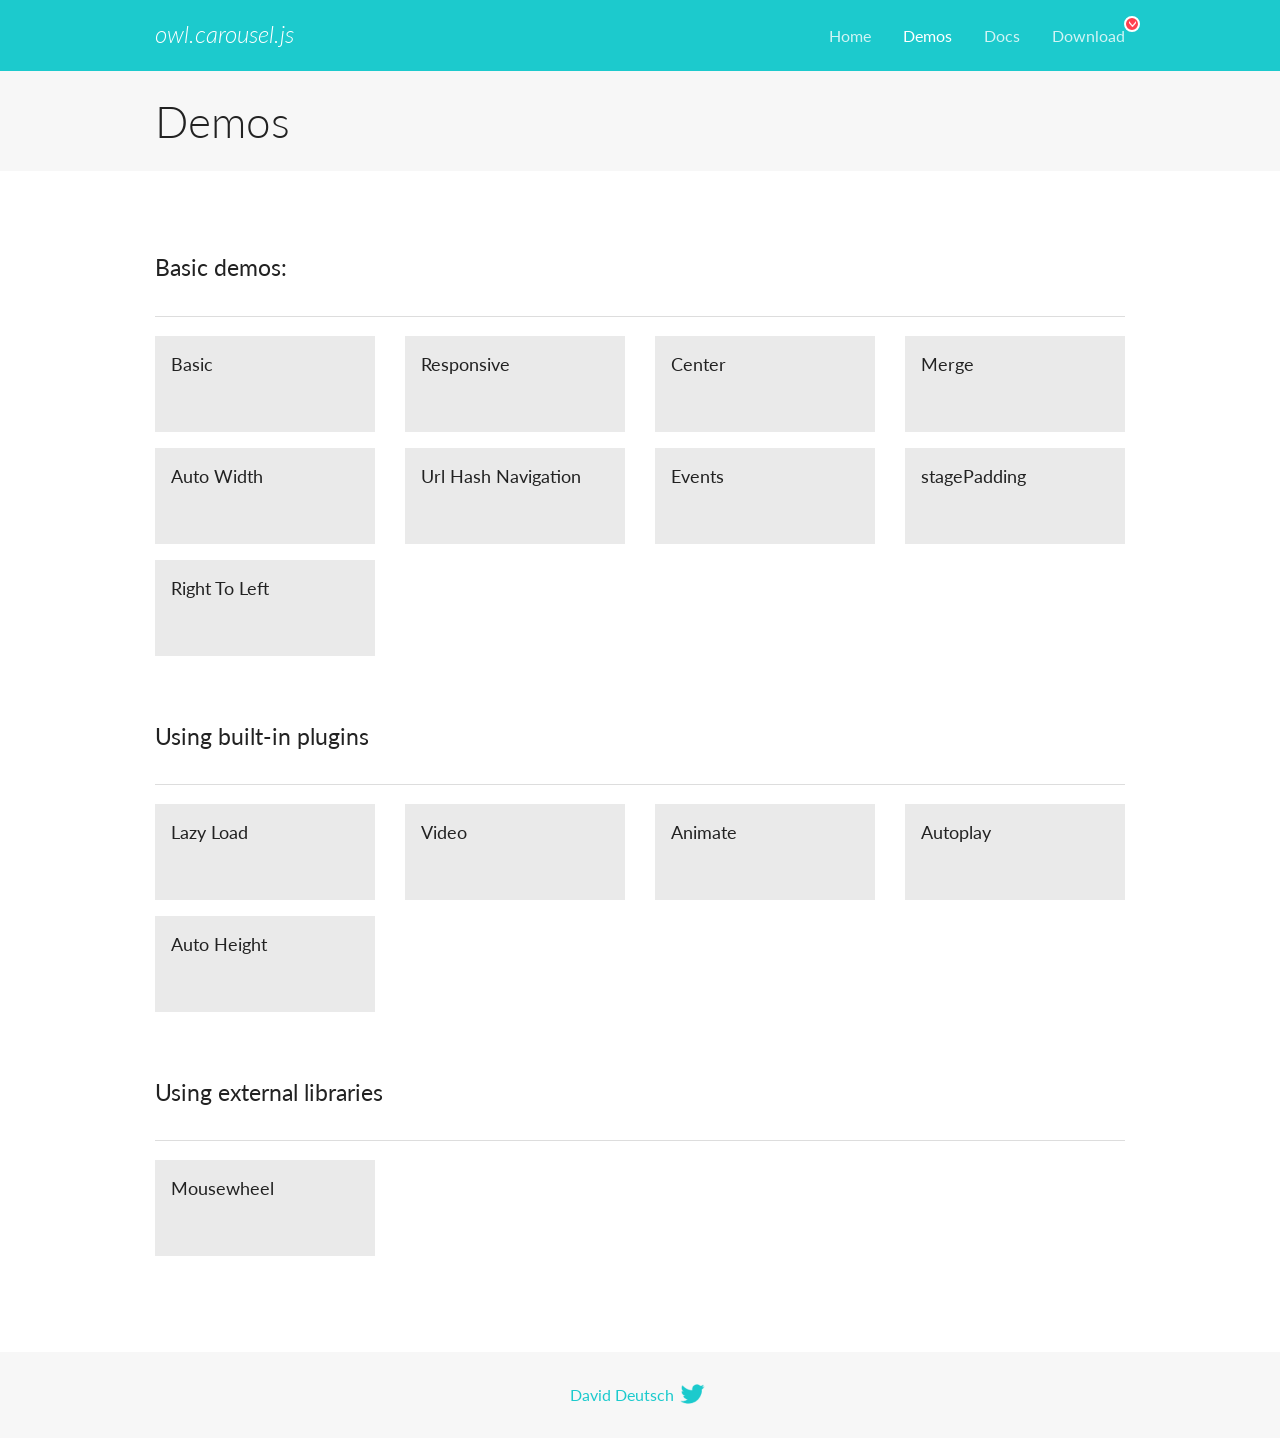
<file: asset/tools/OwlCarousel2-2.3.4/docs/demos/demos.html>
<!DOCTYPE html>
<html lang="en">
  <head>

    <!-- head -->
    <meta charset="utf-8">
    <meta name="msapplication-tap-highlight" content="no" />
    <meta name="viewport" content="width=device-width, initial-scale=1.0" />
    <meta name="description" content="A list of Owl Carousel examples.">
    <meta name="author" content="David Deutsch">
    <title>
      Demos | Owl Carousel | 2.3.4
    </title>

    <!-- Stylesheets -->
    <link href='https://fonts.googleapis.com/css?family=Lato:300,400,700,400italic,300italic' rel='stylesheet' type='text/css'>
    <link rel="stylesheet" href="../assets/css/docs.theme.min.css">

    <!-- Owl Stylesheets -->
    <link rel="stylesheet" href="../assets/owlcarousel/assets/owl.carousel.min.css">
    <link rel="stylesheet" href="../assets/owlcarousel/assets/owl.theme.default.min.css">

    <!-- HTML5 shim and Respond.js IE8 support of HTML5 elements and media queries -->

    <!--[if lt IE 9]>
      <script src="https://oss.maxcdn.com/libs/html5shiv/3.7.0/html5shiv.js"></script>
      <script src="https://oss.maxcdn.com/libs/respond.js/1.3.0/respond.min.js"></script>
    <![endif]-->

    <!-- Favicons -->
    <link rel="apple-touch-icon-precomposed" sizes="144x144" href="../assets/ico/apple-touch-icon-144-precomposed.png">
    <link rel="shortcut icon" href="../assets/ico/favicon.png">
    <link rel="shortcut icon" href="favicon.ico">

    <!-- Yeah i know js should not be in header. Its required for demos.-->

    <!-- javascript -->
    <script src="../assets/vendors/jquery.min.js"></script>
    <script src="../assets/owlcarousel/owl.carousel.js"></script>
  </head>
  <body>

    <!-- header -->
    <header class="header">
      <div class="row">
        <div class="large-12 columns">
          <div class="brand left">
            <h3>
              <a href="/OwlCarousel2/">owl.carousel.js</a> 
            </h3>
          </div>
          <a id="toggle-nav" class="right">
            <span></span> <span></span> <span></span> 
          </a> 
          <div class="nav-bar">
            <ul class="clearfix">
              <li> <a href="/OwlCarousel2/index.html">Home</a>  </li>
              <li class="active">
                <a href="/OwlCarousel2/demos/demos.html">Demos</a> 
              </li>
              <li> <a href="/OwlCarousel2/docs/started-welcome.html">Docs</a>  </li>
              <li>
                <a href="https://github.com/OwlCarousel2/OwlCarousel2/archive/2.3.4.zip">Download</a> 
                <span class="download"></span> 
              </li>
            </ul>
          </div>
        </div>
      </div>
    </header>

    <!-- title -->
    <section class="title">
      <div class="row">
        <div class="large-12 columns">
          <h1>Demos</h1>
        </div>
      </div>
    </section>

    <!--  Demos -->
    <section id="demos">
      <div class="row">
        <div class="large-12 columns">
          <h4 id="basic-demos-">Basic demos:</h4>
          <hr>
          <div class="demo-list">
            <div class="row">
              <div class="small-6 medium-4 large-3 columns">
                <a href="basic.html" class="demo-block">
                  <h5>Basic </h5>
                </a> 
              </div>
              <div class="small-6 medium-4 large-3 columns">
                <a href="responsive.html" class="demo-block">
                  <h5>Responsive </h5>
                </a> 
              </div>
              <div class="small-6 medium-4 large-3 columns">
                <a href="center.html" class="demo-block">
                  <h5>Center </h5>
                </a> 
              </div>
              <div class="small-6 medium-4 large-3 columns">
                <a href="merge.html" class="demo-block">
                  <h5>Merge </h5>
                </a> 
              </div>
              <div class="small-6 medium-4 large-3 columns">
                <a href="autowidth.html" class="demo-block">
                  <h5>Auto Width </h5>
                </a> 
              </div>
              <div class="small-6 medium-4 large-3 columns">
                <a href="urlhashnav.html" class="demo-block">
                  <h5>Url Hash Navigation </h5>
                </a> 
              </div>
              <div class="small-6 medium-4 large-3 columns">
                <a href="events.html" class="demo-block">
                  <h5>Events </h5>
                </a> 
              </div>
              <div class="small-6 medium-4 large-3 columns">
                <a href="stagepadding.html" class="demo-block">
                  <h5>stagePadding </h5>
                </a> 
              </div>
              <div class="small-6 medium-4 large-3 columns">
                <a href="rtl.html" class="demo-block">
                  <h5>Right To Left </h5>
                </a> 
              </div>
            </div>
          </div>
          <h4 id="using-built-in-plugins">Using built-in plugins</h4>
          <hr>
          <div class="demo-list">
            <div class="row">
              <div class="small-6 medium-4 large-3 columns">
                <a href="lazyLoad.html" class="demo-block">
                  <h5>Lazy Load </h5>
                </a> 
              </div>
              <div class="small-6 medium-4 large-3 columns">
                <a href="video.html" class="demo-block">
                  <h5>Video </h5>
                </a> 
              </div>
              <div class="small-6 medium-4 large-3 columns">
                <a href="animate.html" class="demo-block">
                  <h5>Animate </h5>
                </a> 
              </div>
              <div class="small-6 medium-4 large-3 columns">
                <a href="autoplay.html" class="demo-block">
                  <h5>Autoplay </h5>
                </a> 
              </div>
              <div class="small-6 medium-4 large-3 columns">
                <a href="autoheight.html" class="demo-block">
                  <h5>Auto Height </h5>
                </a> 
              </div>
            </div>
          </div>
          <h4 id="using-external-libraries">Using external libraries</h4>
          <hr>
          <div class="demo-list">
            <div class="row">
              <div class="small-6 medium-4 large-3 columns">
                <a href="mousewheel.html" class="demo-block">
                  <h5>Mousewheel </h5>
                </a> 
              </div>
            </div>
          </div>
        </div>
      </div>
    </section>

    <!-- footer -->
    <footer class="footer">
      <div class="row">
        <div class="large-12 columns">
          <h5>
            <a href="/OwlCarousel2/docs/support-contact.html">David Deutsch</a> 
            <a id="custom-tweet-button" href="https://twitter.com/share?url=https://github.com/OwlCarousel2/OwlCarousel2&text=Owl Carousel - This is so awesome! " target="_blank"></a> 
          </h5>
        </div>
      </div>
    </footer>

    <!-- vendors -->
    <script src="../assets/vendors/highlight.js"></script>
    <script src="../assets/js/app.js"></script>
  </body>
</html>
</file>
<file: style.css>
* {
    margin: 0;
    padding: 0;
    font-family: Arial, Helvetica, sans-serif;
  }

  body {
    background-color: white;
    font-family: Arial, Helvetica, sans-serif;
  }
  

  section {
    scroll-margin-top: 100px;
    margin-bottom: 120px;
  }
  
  /* Navbar Section Start */
  nav.navbar {
    background-color: #f1f3ff;
  }
  
  .navbar-brand {
    text-transform: uppercase;
    font-weight: 700;
    letter-spacing: 2px;
  }

  #header {
    transition: all 0.5s;
    background: #f1f3ff;
    z-index: 997;
    border-bottom: 1px solid #e6f2fb;
  }

  .navbar .btn-register {
    background-color: #5CB85F;
    color: #ffff;
    border-radius: 0;
  }
  
  .navbar .btn-register:hover {
    background-color: white;
    color: #232323;
  }

  .btn.btn-utama {
    background-color: #5CB85F;
    color: #ffff;
    border-radius: 0;
  }


  /* main page start */


  .btn.btn-success {
    border: 1px solid #5cb85f;
    color: #ffffff;
    box-shadow: 1px 10px 30px -10px #5cb85f;
    display: inline-block;
    transition: all 0.3s;
    position: relative;
    overflow: hidden;
    z-index: 1;
  }
  
  .btn.btn-success:after {
    content: "";
    position: absolute;
    bottom: 0;
    left: 0;
    width: 100%;
    height: 100%;
    background-color: #5cb85f;
    z-index: -2;
  }
  
  .btn.btn-success:before {
    content: "";
    position: absolute;
    bottom: 0;
    left: 0;
    width: 0%;
    height: 100%;
    background-color: #ffffff;
    transition: all 0.3s;
    z-index: -1;
  }

  .d-flex p .bi-check-lg {
    background-color: #CFD4ED;
    color: #0D28A6;
    border-radius: 15px;
    padding: 3px 5px;
}

/* why us section start */

.why-us .card-body {
    display: flex;
    flex-direction: column;
    position: relative;
    cursor: pointer;
    transition: .5s ease;
    overflow: hidden;
    margin: 10px;
    min-height: 300px;
  }
  
  .why-us .card-body p:nth-child(2) {
    margin-top: 5%;
    font-weight: 600;
    font-size: 17px;

  }
  
  .why-us .card-body .bi {
    color: white;
    font-size: 20px;
    border-radius: 20px;
    padding: 3px 6px;
    z-index: 1;
  }
  
  
  .why-us .card-body.green::before {
    position: absolute;
    content: '';
    left: 0;
    top: 0;
    border-radius: 1px;
    width: 100%;
    height: 100%;
    background-color: #5CB85F;
    transition: .5s ease;
    clip-path: circle(7% at 32.3px 34.3px);
  }
  
  .why-us .card-body.yellow::before {
    position: absolute;
    content: '';
    left: 0;
    top: 0;
    border-radius: 1px;
    width: 100%;
    height: 100%;
    background-color: #F9CC00;
    transition: .5s ease;
    clip-path: circle(7% at 32.3px 34.3px);
  }
  
  .why-us .card-body.blue::before {
    position: absolute;
    content: '';
    left: 0;
    top: 0;
    border-radius: 1px;
    width: 100%;
    height: 100%;
    background-color: #0D28A6;
    transition: .5s ease;
    clip-path: circle(7% at 32.3px 34.3px);
  }
  
  .why-us .card-body.red::before {
    position: absolute;
    content: '';
    left: 0;
    top: 0;
    border-radius: 1px;
    width: 100%;
    height: 100%;
    background-color: #FA2C5A;
    transition: .5s ease;
    clip-path: circle(7% at 32.3px 34.3px);
  }

  /* Caraousel Section Start */
  .carousel .item {
    max-width: 619px;
  }
  
  .carousel .item .card {
    background-color: #F1F3FF;
  }
  
  .carousel .item .card .card-body {
    text-align: justify;
  }
  
  /* get Section Start */
  .get {
    margin-top: 100px;
  }
  
  .get .container {
    background-color: #0D28A6;
    border-radius: 10px;
  }
  
  .get .container p {
    line-height: 20px;
    padding: 0 420px;
    font-size: 14px;
  }

  /* FAQ Section Start */
  .faq {
    margin-top: 100px;
  }
  
  .faq .title-faq {
    text-align: left;
  }


  
@media (max-width: 1200px) {
  .get {
    margin-top: 100px;
  } 
  .get .container {
    background-color: #0D28A6;
    border-radius: 10px;
  }
  .get .container p {
    line-height: 20px;
    padding: 0 200px;
    font-size: 14px;
  }
}

@media (max-width: 992px) {
  .owl-carousel .owl-stage-outer .owl-item img {
    width: 80px !important;
  }
  .owl-carousel .owl-stage-outer .owl-item .card {
    max-width: 350px;
  }
  .owl-carousel .owl-stage-outer .owl-item .card .card-body img {
    margin-right: auto;
    margin-left: auto;
  }
  .get .container h1 {
    padding: 0 70px;
  }
  .get .container p {
    padding: 0 80px;
    font-size: 15px;
  }
  .faq .title-faq {
    text-align: center;
  }
  .faq .title-faq h2 {
    font-weight: bold;
    font-size: 30px;
  }
  .faq .title-faq p {
    margin: 30px 0;
  }
}
</file>
<file: public/css/style.css>
* {
    margin: 0;
    padding: 0;
    font-family: Arial, Helvetica, sans-serif;
  }

  body {
    background-color: white;
    font-family: Arial, Helvetica, sans-serif;
  }
  

  section {
    scroll-margin-top: 100px;
    margin-bottom: 120px;
  }
  
  /* Navbar Section Start */


  .navbar {
    background-color: #f1f3ff;
}


  nav.navbar {
    background-color: #f1f3ff;
  }
  
  .navbar-brand {
    text-transform: uppercase;
    font-weight: 700;
    letter-spacing: 2px;
  }

  .home1 {
    background-color: #f1f3ff;
  }

  #header {
    transition: all 0.5s;
    background: #f1f3ff;
    z-index: 997;
    border-bottom: 1px solid #e6f2fb;
  }

  .navbar .btn-register {
    background-color: #5CB85F;
    color: #ffff;
    border-radius: 0;
  }
  
  .navbar .btn-register:hover {
    background-color: white;
    color: #232323;
  }

  .btn.btn-utama {
    background-color: #5CB85F;
    color: #ffff;
    border-radius: 0;
  }


  /* main page start */


  .btn.btn-success {
    border: 1px solid #5cb85f;
    color: #ffffff;
    box-shadow: 1px 10px 30px -10px #5cb85f;
    display: inline-block;
    transition: all 0.3s;
    position: relative;
    overflow: hidden;
    z-index: 1;
  }
  
  .btn.btn-success:after {
    content: "";
    position: absolute;
    bottom: 0;
    left: 0;
    width: 100%;
    height: 100%;
    background-color: #5cb85f;
    z-index: -2;
  }
  
  .btn.btn-success:before {
    content: "";
    position: absolute;
    bottom: 0;
    left: 0;
    width: 0%;
    height: 100%;
    background-color: #ffffff;
    transition: all 0.3s;
    z-index: -1;
  }

  .d-flex p .bi-check-lg {
    background-color: #CFD4ED;
    color: #0D28A6;
    border-radius: 15px;
    padding: 3px 5px;
}

/* why us section start */

.why-us .card-body {
    display: flex;
    flex-direction: column;
    position: relative;
    cursor: pointer;
    transition: .5s ease;
    overflow: hidden;
    margin: 10px;
    min-height: 300px;
  }
  
  .why-us .card-body p:nth-child(2) {
    margin-top: 5%;
    font-weight: 600;
    font-size: 17px;

  }
  
  .why-us .card-body .bi {
    color: white;
    font-size: 20px;
    border-radius: 20px;
    padding: 3px 6px;
    z-index: 1;
  }
  
  
  .why-us .card-body.green::before {
    position: absolute;
    content: '';
    left: 0;
    top: 0;
    border-radius: 1px;
    width: 100%;
    height: 100%;
    background-color: #5CB85F;
    transition: .5s ease;
    clip-path: circle(7% at 32.3px 34.3px);
  }
  
  .why-us .card-body.yellow::before {
    position: absolute;
    content: '';
    left: 0;
    top: 0;
    border-radius: 1px;
    width: 100%;
    height: 100%;
    background-color: #F9CC00;
    transition: .5s ease;
    clip-path: circle(7% at 32.3px 34.3px);
  }
  
  .why-us .card-body.blue::before {
    position: absolute;
    content: '';
    left: 0;
    top: 0;
    border-radius: 1px;
    width: 100%;
    height: 100%;
    background-color: #0D28A6;
    transition: .5s ease;
    clip-path: circle(7% at 32.3px 34.3px);
  }
  
  .why-us .card-body.red::before {
    position: absolute;
    content: '';
    left: 0;
    top: 0;
    border-radius: 1px;
    width: 100%;
    height: 100%;
    background-color: #FA2C5A;
    transition: .5s ease;
    clip-path: circle(7% at 32.3px 34.3px);
  }

  /* Caraousel Section Start */
  .carousel .item {
    max-width: 619px;
  }
  
  .carousel .item .card {
    background-color: #F1F3FF;
  }
  
  .carousel .item .card .card-body {
    text-align: justify;
  }
  
  /* get Section Start */
  .get {
    margin-top: 100px;
  }
  
  .get .container {
    background-color: #0D28A6;
    border-radius: 10px;
  }
  
  .get .container p {
    line-height: 20px;
    padding: 0 420px;
    font-size: 14px;
  }

  /* FAQ Section Start */
  .faq {
    margin-top: 100px;
  }
  
  .faq .title-faq {
    text-align: left;
  }


  
@media (max-width: 1200px) {
  .get {
    margin-top: 100px;
  } 
  .get .container {
    background-color: #0D28A6;
    border-radius: 10px;
  }
  .get .container p {
    line-height: 20px;
    padding: 0 200px;
    font-size: 14px;
  }
}

@media (max-width: 992px) {
  .owl-carousel .owl-stage-outer .owl-item img {
    width: 80px !important;
  }
  .owl-carousel .owl-stage-outer .owl-item .card {
    max-width: 350px;
  }
  .owl-carousel .owl-stage-outer .owl-item .card .card-body img {
    margin-right: auto;
    margin-left: auto;
  }
  .get .container h1 {
    padding: 0 70px;
  }
  .get .container p {
    padding: 0 80px;
    font-size: 15px;
  }
  .faq .title-faq {
    text-align: center;
  }
  .faq .title-faq h2 {
    font-weight: bold;
    font-size: 30px;
  }
  .faq .title-faq p {
    margin: 30px 0;
  }
}



/* cari mobil */
#cari-mobil {
	margin-top: -170px;
}
  
.filter-container {
	width: 80%;
}
  
#filter-result {
	padding-top: 20px;
	padding-bottom: 20px;
	width: 92%;
	margin-left: 108px;
}

.filter-content {
	max-width: 300px;
	padding: 20px;
	margin-bottom: 30px;
}

.filter-content img {
	align-self: center;
	border-radius: 5px;
}
  
.filter-icon {
	align-self: start;
}

#container-cars{
	justify-content: center ;
	margin-bottom: 100px; 
	margin-top: 100px;
}

/* car card */
.card.my-2.mx-2 {
	width: 25rem;
}

.card.my-2.mx-2 .img-fluid {
	object-fit:cover;
	height:250px;
}

.card.my-2.mx-2 .card-body .card-rent {
	font-weight: bold;
	font-style : 15px;
}

.card.my-2.mx-2 .card-body .car-desc {
	height: 80px;
}


.card.my-2.mx-2 .card-body .d-flex {
	align-items: center;
}

@media only screen and (max-width: 600px) {
	.item.d-flex {
		width: 70%;
	}

		/*offcanvas menu*/
	.offcanvas.offcanvas-end {
		width: 70%
	}

	.img-fluid.car-img {
		top: 10px;
		left: 16px;
		width: 345px;
		height: 199px;
		margin-left: 0px;
		align-items: center;
		align-content: center;
		align-self: center;
		position: relative;
		display: flex;
	}

	.btn.btn-success {
		margin-top: 16px;
	}

	.col-md.text-section {
		margin-left : 16px;
		margin-right: 16px;
		width: 328px;
		left: 16px;
		right: 16px;
		padding-top: 32px;
	}

	.container-2 {
		height:700px;
	}

	.img-fluid.smile-img{
		margin-top: 16px;
		width : 252px;
		height: 228px;
		margin-left: 54px;
		align-items: center;
		align-self: center;
		position: relative;
		display: flex;
		margin-bottom: 24px;
	}

	.col-md.m-auto h3{
		margin-left: 16px;
		margin-right: 16px;
	}
		
	.col-md.m-auto p{
		margin-left: 16px;
		margin-right: 16px;
	}

	.why-us .container .col-md.mt-5 h3{
		text-align: center;
	}

	.col-md.mt-5 .mt-3 {
		text-align: center;
	}

	.item.d-flex.align-items-center {
		display: flex;
		flex-direction: column;
		margin-left: 20px;
		width: 340px;
		height: 300px;
	}

	.item.d-flex.align-items-center .paragraph {
		font-size: 12px;
		padding-left : 32px;
		padding-right : 32px;
		text-align: center;
	}

	.right-wrap .icon-wrap.d-flex {
		padding-left: 168px;
	}

}
</file>
